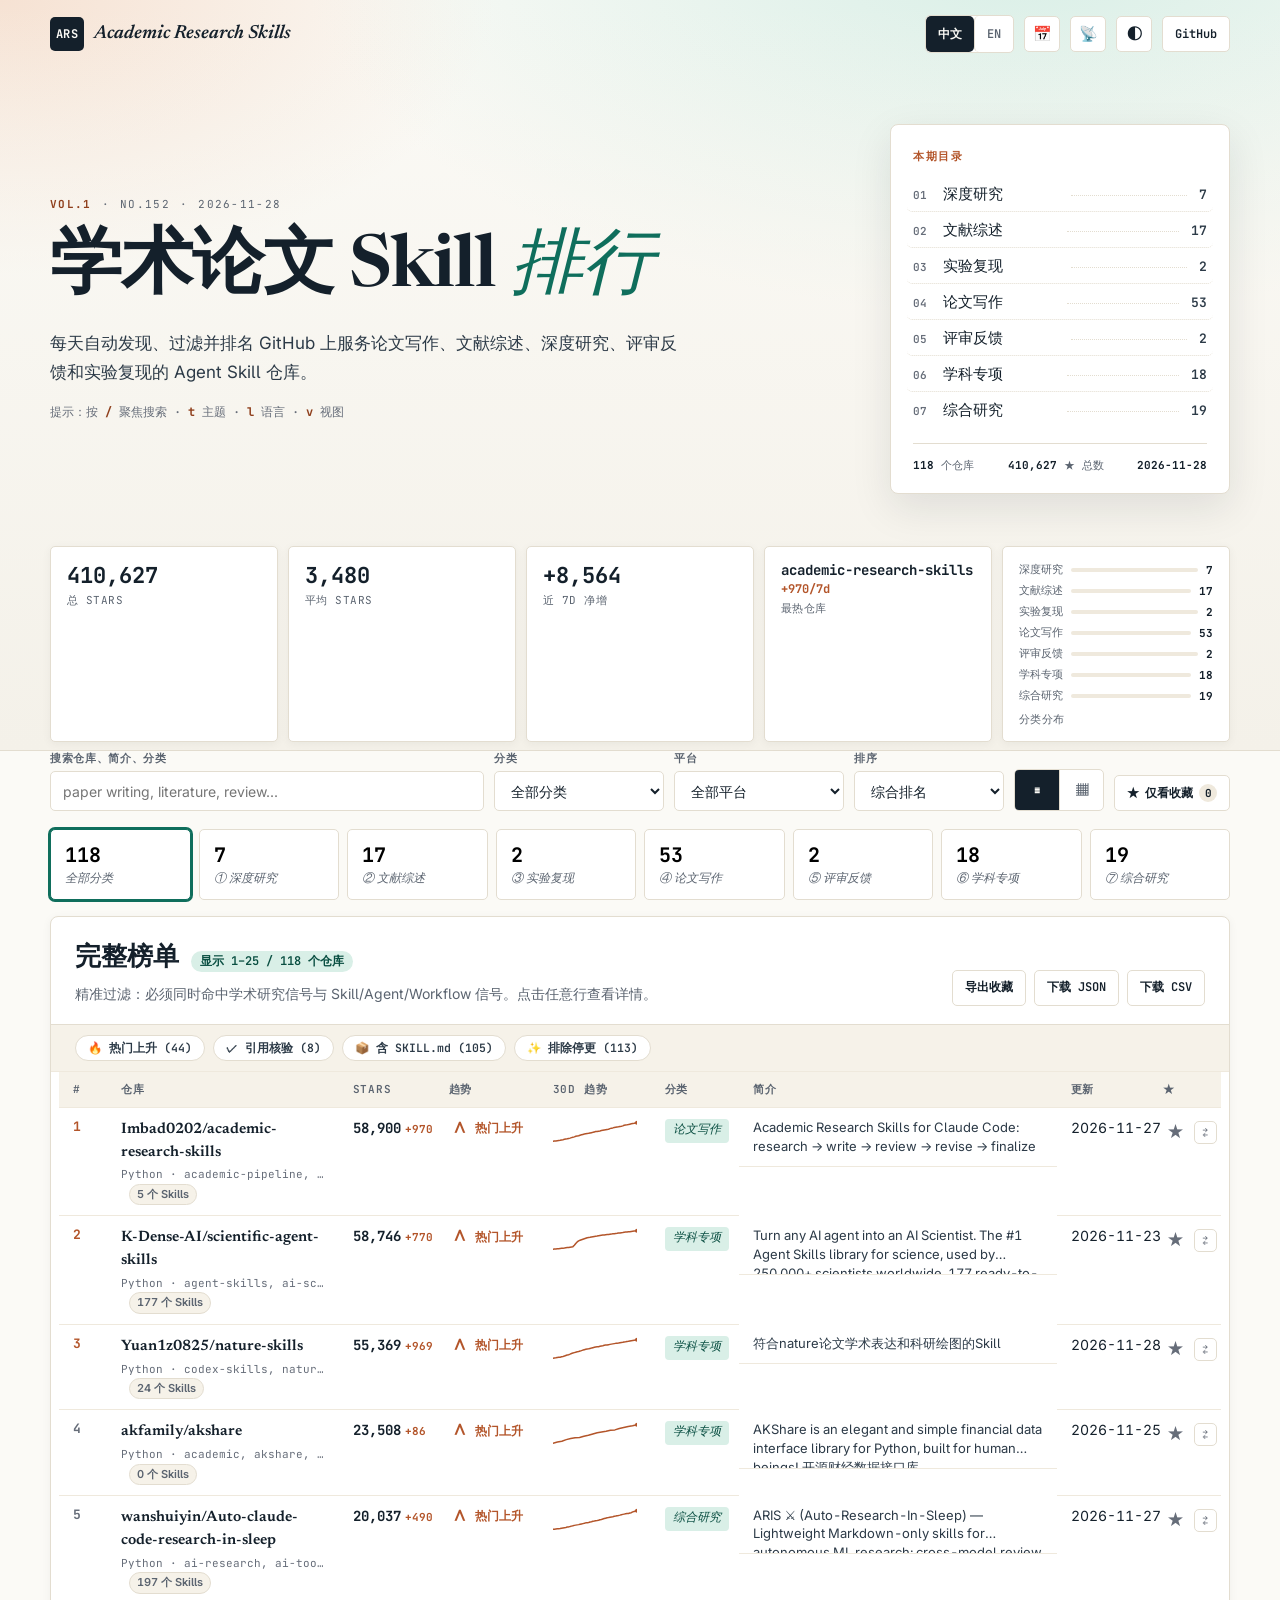
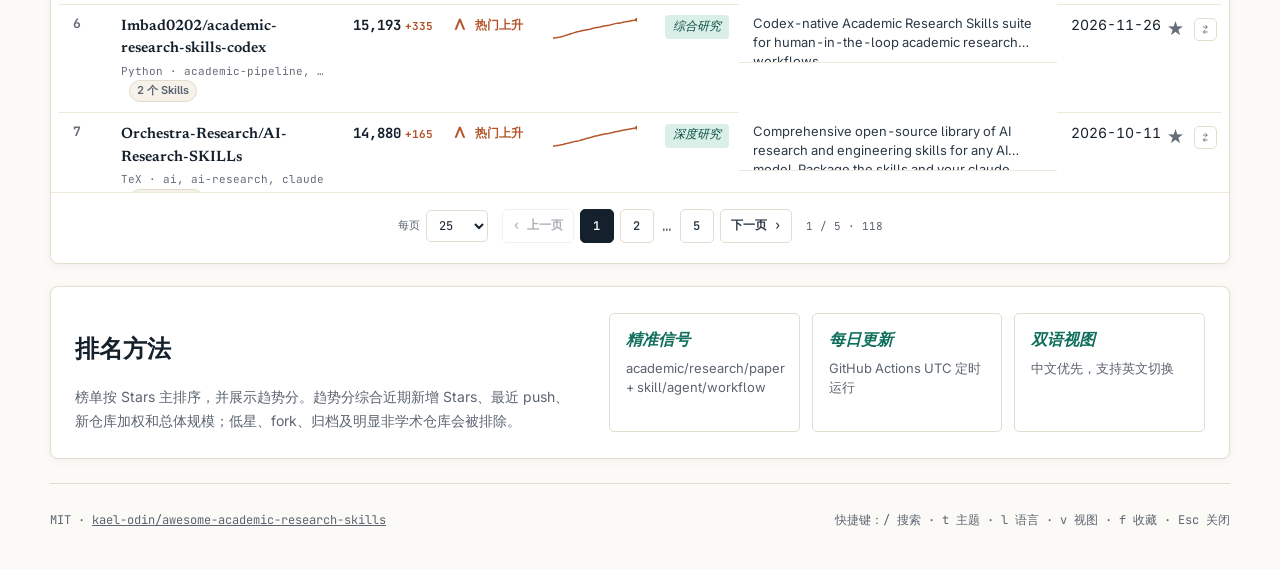
<file: index.html>
<!doctype html>
<html lang="zh-CN" data-theme="light">
  <head>
    <meta charset="utf-8" />
    <meta name="viewport" content="width=device-width, initial-scale=1" />
    <!-- Theme bootstrap: run before the stylesheet so dark-mode visitors never get a light first paint. -->
    <script>
      (function () {
        try {
          var t = localStorage.getItem("ars-theme") || (matchMedia("(prefers-color-scheme: dark)").matches ? "dark" : "light");
          document.documentElement.dataset.theme = t;
          document.documentElement.style.colorScheme = t;
          document.documentElement.classList.add("preload");
        } catch (e) {}
      })();
    </script>
    <meta
      name="description"
      content="面向中文用户的学术论文与科研 Agent Skill 每日排行榜 — 自动发现、过滤并排名 GitHub 上的 Claude Code / Codex / OpenCode 科研 Skill 仓库。A daily ranking of academic & research agent skills on GitHub."
    />
    <meta name="author" content="kael-odin" />
    <meta
      name="keywords"
      content="academic research skills, agent skills, claude code, codex, opencode, paper writing, literature review, deep research, peer review, 科研 skill, 论文, 学术, awesome list"
    />
    <link rel="canonical" href="https://kael-odin.github.io/awesome-academic-research-skills/" />
    <link rel="alternate" type="application/rss+xml" title="Awesome Academic Research Skills" href="https://kael-odin.github.io/awesome-academic-research-skills/feed.xml" />
    <link rel="sitemap" type="application/xml" href="https://kael-odin.github.io/awesome-academic-research-skills/sitemap.xml" />
    <link rel="icon" href="data:image/svg+xml,%3Csvg xmlns='http://www.w3.org/2000/svg' viewBox='0 0 64 64'%3E%3Crect width='64' height='64' rx='14' fill='%230f766e'/%3E%3Ctext x='32' y='42' font-family='sans-serif' font-size='26' font-weight='800' fill='white' text-anchor='middle'%3EARS%3C/text%3E%3C/svg%3E" />

    <!-- Open Graph -->
    <meta property="og:type" content="website" />
    <meta property="og:locale" content="zh_CN" />
    <meta property="og:locale:alternate" content="en_US" />
    <meta property="og:url" content="https://kael-odin.github.io/awesome-academic-research-skills/" />
    <meta property="og:site_name" content="Awesome Academic Research Skills" />
    <meta property="og:title" content="学术论文 Skill 排行 · Awesome Academic Research Skills" />
    <meta
      property="og:description"
      content="每天自动发现、过滤并排名 GitHub 上服务论文写作、文献综述、深度研究、评审反馈和实验复现的 Agent Skill 仓库。"
    />
    <meta property="og:image" content="https://kael-odin.github.io/awesome-academic-research-skills/assets/og-cover.png" />

    <!-- Twitter Card -->
    <meta name="twitter:card" content="summary_large_image" />
    <meta name="twitter:title" content="学术论文 Skill 排行 · Awesome Academic Research Skills" />
    <meta
      name="twitter:description"
      content="每天自动发现、过滤并排名 GitHub 上服务论文写作、文献综述、深度研究、评审反馈和实验复现的 Agent Skill 仓库。"
    />
    <meta name="twitter:image" content="https://kael-odin.github.io/awesome-academic-research-skills/assets/og-cover.png" />

    <title>学术论文 Skill 排行 · Awesome Academic Research Skills</title>

    <!-- JSON-LD: structured data for search engines -->
    <script type="application/ld+json" id="ld-json">
      {
        "@context": "https://schema.org",
        "@type": "ItemList",
        "name": "Awesome Academic Research Skills",
        "description": "Daily ranking of academic & research agent skills on GitHub.",
        "itemListElement": []
      }
    </script>

    <link rel="stylesheet" href="assets/styles.css" />
    <link rel="preconnect" href="https://fonts.googleapis.com" />
    <link rel="preconnect" href="https://fonts.gstatic.com" crossorigin />
    <link rel="stylesheet" href="https://fonts.googleapis.com/css2?family=Newsreader:ital,opsz,wght@0,6..72,400;0,6..72,500;0,6..72,600;0,6..72,700;1,6..72,400;1,6..72,500&family=Inter:wght@400;500;600;700;800&family=JetBrains+Mono:wght@400;500;600;700&display=swap" />
  </head>
  <body>
    <a class="skip-link" href="#main" data-i18n="skipToContent">跳到主内容</a>
    <header class="site-header">
      <nav class="nav" aria-label="Primary">
        <a class="brand" href="./" aria-label="Academic Research Skills">
          <span class="brand-mark" aria-hidden="true">ARS</span>
          <span class="brand-text">Academic Research Skills</span>
        </a>
        <div class="nav-actions">
          <div class="seg" role="group" aria-label="Language switch">
            <button class="lang-button active" type="button" data-lang="zh" aria-pressed="true">中文</button>
            <button class="lang-button" type="button" data-lang="en" aria-pressed="false">EN</button>
          </div>
          <a class="icon-button" href="reports/" title="月报 / Monthly reports"><span aria-hidden="true">📅</span></a>
          <a class="icon-button" href="feed.xml" target="_blank" rel="noreferrer" aria-label="RSS" title="RSS 订阅 / RSS feed"><span aria-hidden="true">📡</span></a>
          <button class="icon-button" id="themeToggle" type="button" aria-label="Toggle dark mode" title="主题 / Theme">
            <span class="ico ico-sun" aria-hidden="true">◐</span>
          </button>
          <a class="github-link" href="https://github.com/kael-odin/awesome-academic-research-skills" aria-label="GitHub repository">GitHub</a>
        </div>
      </nav>

      <section class="hero">
        <div class="hero-copy">
          <div class="masthead-eyebrow">
            <span class="vol" data-i18n="mastheadVol">Vol.1</span>
            <span class="sep">·</span>
            <span id="mastheadIssue">No.—</span>
            <span class="sep">·</span>
            <span id="mastheadDate">—</span>
          </div>
          <h1 data-i18n-html="heroTitle">学术论文 Skill <em>排行</em></h1>
          <p data-i18n="heroSubtitle">
            每天自动发现、过滤并排名 GitHub 上服务论文写作、文献综述、深度研究、评审反馈和实验复现的 Agent Skill 仓库。
          </p>
          <p class="hero-hint" data-i18n-html="heroHint">提示：按 / 聚焦搜索 · t 切换主题 · l 切语言 · v 切视图</p>
        </div>
        <div class="hero-panel" aria-label="In this issue">
          <div class="toc-title" data-i18n="tocTitle">本期目录</div>
          <div class="toc-list" id="tocList"></div>
          <div class="toc-foot">
            <span><b id="tocRepos">0</b> <span data-i18n="repoUnit">个仓库</span></span>
            <span><b id="tocStars">0</b> <span data-i18n="starsUnit">★ 总数</span></span>
            <span><b id="tocUpdated">—</b></span>
          </div>
        </div>
      </section>

      <section class="stat-strip" id="statStrip" aria-label="Aggregate statistics"></section>
    </header>

    <main id="main">
      <section class="controls" aria-label="Ranking controls">
        <label class="search-field">
          <span data-i18n="searchLabel">搜索仓库、简介、分类</span>
          <input id="searchInput" type="search" placeholder="paper writing, literature, review..." aria-label="Search" />
        </label>
        <label class="select-field">
          <span data-i18n="categoryLabel">分类</span>
          <select id="categoryFilter">
            <option value="all" data-i18n="allCategories">全部分类</option>
          </select>
        </label>
        <label class="select-field">
          <span data-i18n="agentLabel">平台</span>
          <select id="agentFilter">
            <option value="all" data-i18n="allAgents">全部平台</option>
          </select>
        </label>
        <label class="select-field">
          <span data-i18n="sortLabel">排序</span>
          <select id="sortSelect">
            <option value="rank" data-i18n="sortRank">综合排名</option>
            <option value="trend" data-i18n="sortTrend">趋势优先</option>
            <option value="delta7" data-i18n="sortDelta7">7 天增量</option>
            <option value="delta30" data-i18n="sortDelta30">30 天增量</option>
            <option value="skills" data-i18n="sortSkills">Skills 数量</option>
            <option value="stars" data-i18n="sortStars">Stars 优先</option>
            <option value="updated" data-i18n="sortUpdated">最近更新</option>
          </select>
        </label>
        <div class="seg seg-view" role="group" aria-label="View mode">
          <button class="view-button active" type="button" data-view="table" aria-pressed="true" title="表格 / Table">
            <span aria-hidden="true">≣</span><span class="sr-only" data-i18n="viewTable">表格</span>
          </button>
          <button class="view-button" type="button" data-view="card" aria-pressed="false" title="卡片 / Cards">
            <span aria-hidden="true">▦</span><span class="sr-only" data-i18n="viewCard">卡片</span>
          </button>
        </div>
        <button class="fav-toggle" id="favToggle" type="button" aria-pressed="false">
          <span aria-hidden="true">★</span>
          <span data-i18n="favoritesOnly">仅看收藏</span>
          <span class="fav-count" id="favCount">0</span>
        </button>
      </section>

      <section class="category-strip" id="categoryStrip" aria-label="Category summary"></section>

      <section class="table-section">
        <div class="table-header">
          <div>
            <div class="table-title-row">
              <h2 data-i18n="tableTitle">完整榜单</h2>
              <span class="result-count" id="resultCount" aria-live="polite"></span>
            </div>
            <p data-i18n="tableHint">精准过滤：必须同时命中学术研究信号与 Skill/Agent/Workflow 信号。点击任意行查看详情。</p>
          </div>
          <div class="table-actions">
            <button class="data-link" id="exportFav" type="button" data-i18n="exportFav">导出收藏</button>
            <a class="data-link" href="data/rankings.json" data-i18n="downloadJson">下载 JSON</a>
            <a class="data-link" href="data/rankings.csv" data-i18n="downloadCsv">下载 CSV</a>
          </div>
        </div>
        <div class="quick-filter-bar" id="quickFilterBar" role="group" aria-label="Quick quality filters"></div>
        <div class="table-wrap" id="rankingView">
          <table id="rankingTable">
            <thead>
              <tr>
                <th>#</th>
                <th data-i18n="repo">仓库</th>
                <th>Stars</th>
                <th data-i18n="trend">趋势</th>
                <th data-i18n="spark">7d 趋势</th>
                <th data-i18n="category">分类</th>
                <th data-i18n="description">简介</th>
                <th data-i18n="updatedCol">更新</th>
                <th><span aria-hidden="true">★</span></th>
              </tr>
            </thead>
            <tbody id="rankingBody"></tbody>
          </table>
          <div class="card-grid" id="cardGrid" hidden></div>
        </div>
        <nav class="pagination" id="pagination" aria-label="分页"></nav>
        <p class="empty-state" id="emptyState" hidden data-i18n="empty">没有匹配当前筛选条件的仓库。</p>
      </section>

      <section class="method-section">
        <div>
          <h2 data-i18n="methodTitle">排名方法</h2>
          <p data-i18n="methodCopy">
            榜单按 Stars 主排序，并展示趋势分。趋势分综合近期新增 Stars、最近 push、新仓库加权和总体规模；低星、fork、归档及明显非学术仓库会被排除。
          </p>
        </div>
        <div class="method-grid">
          <div>
            <strong data-i18n="methodA">精准信号</strong>
            <span data-i18n="methodADetail">academic/research/paper + skill/agent/workflow</span>
          </div>
          <div>
            <strong data-i18n="methodB">每日更新</strong>
            <span data-i18n="methodBDetail">GitHub Actions UTC 定时运行</span>
          </div>
          <div>
            <strong data-i18n="methodC">双语视图</strong>
            <span data-i18n="methodCDetail">中文优先，支持英文切换</span>
          </div>
        </div>
      </section>
    </main>

    <aside class="drawer" id="drawer" role="dialog" aria-modal="true" aria-labelledby="drawerTitle" hidden>
      <div class="drawer-scrim" id="drawerScrim"></div>
      <div class="drawer-inner">
        <div class="drawer-head">
          <div>
            <div class="eyebrow" id="drawerEyebrow">—</div>
            <h3 id="drawerTitle">—</h3>
          </div>
          <button class="icon-button" id="drawerClose" type="button" aria-label="Close">✕</button>
        </div>
        <div class="drawer-body" id="drawerBody"></div>
        <div class="drawer-foot" id="drawerFoot"></div>
      </div>
    </aside>

    <div class="compare-tray" id="compareTray" hidden>
      <span class="ct-label" data-i18n="compareTray">对比</span>
      <span class="ct-chips" id="compareChips"></span>
      <span class="ct-actions">
        <button class="data-link" id="compareOpen" type="button" title="对比 / Compare">📈</button>
        <button class="data-link" id="compareClear" type="button" data-i18n-title="compareClear">✕</button>
      </span>
    </div>

    <div class="modal" id="compareModal" role="dialog" aria-modal="true" aria-labelledby="compareTitleH" hidden>
      <div class="modal-scrim" id="compareScrim"></div>
      <div class="modal-inner">
        <div class="modal-head">
          <h3 id="compareTitleH" data-i18n="compareTitle">增长对比</h3>
          <button class="icon-button" id="compareClose" type="button" aria-label="Close">✕</button>
        </div>
        <p class="modal-hint" data-i18n="compareHint">曲线为相对各自窗口起点的 Stars 增长百分比。</p>
        <div id="compareChart"></div>
      </div>
    </div>

    <div class="toast" id="toast" role="status" aria-live="polite"></div>

    <footer class="footer">
      <span>MIT · <a href="https://github.com/kael-odin/awesome-academic-research-skills">kael-odin/awesome-academic-research-skills</a></span>
      <span data-i18n="shortcuts">快捷键：/ 搜索 · t 主题 · l 语言 · v 视图 · f 收藏 · Esc 关闭</span>
    </footer>

    <script src="data/rankings.js" defer></script>
    <script src="data/history.js" defer onerror="window.ACADEMIC_SKILLS_HISTORY=null;"></script>
    <script src="assets/app.js" defer></script>
  </body>
</html>
</file>
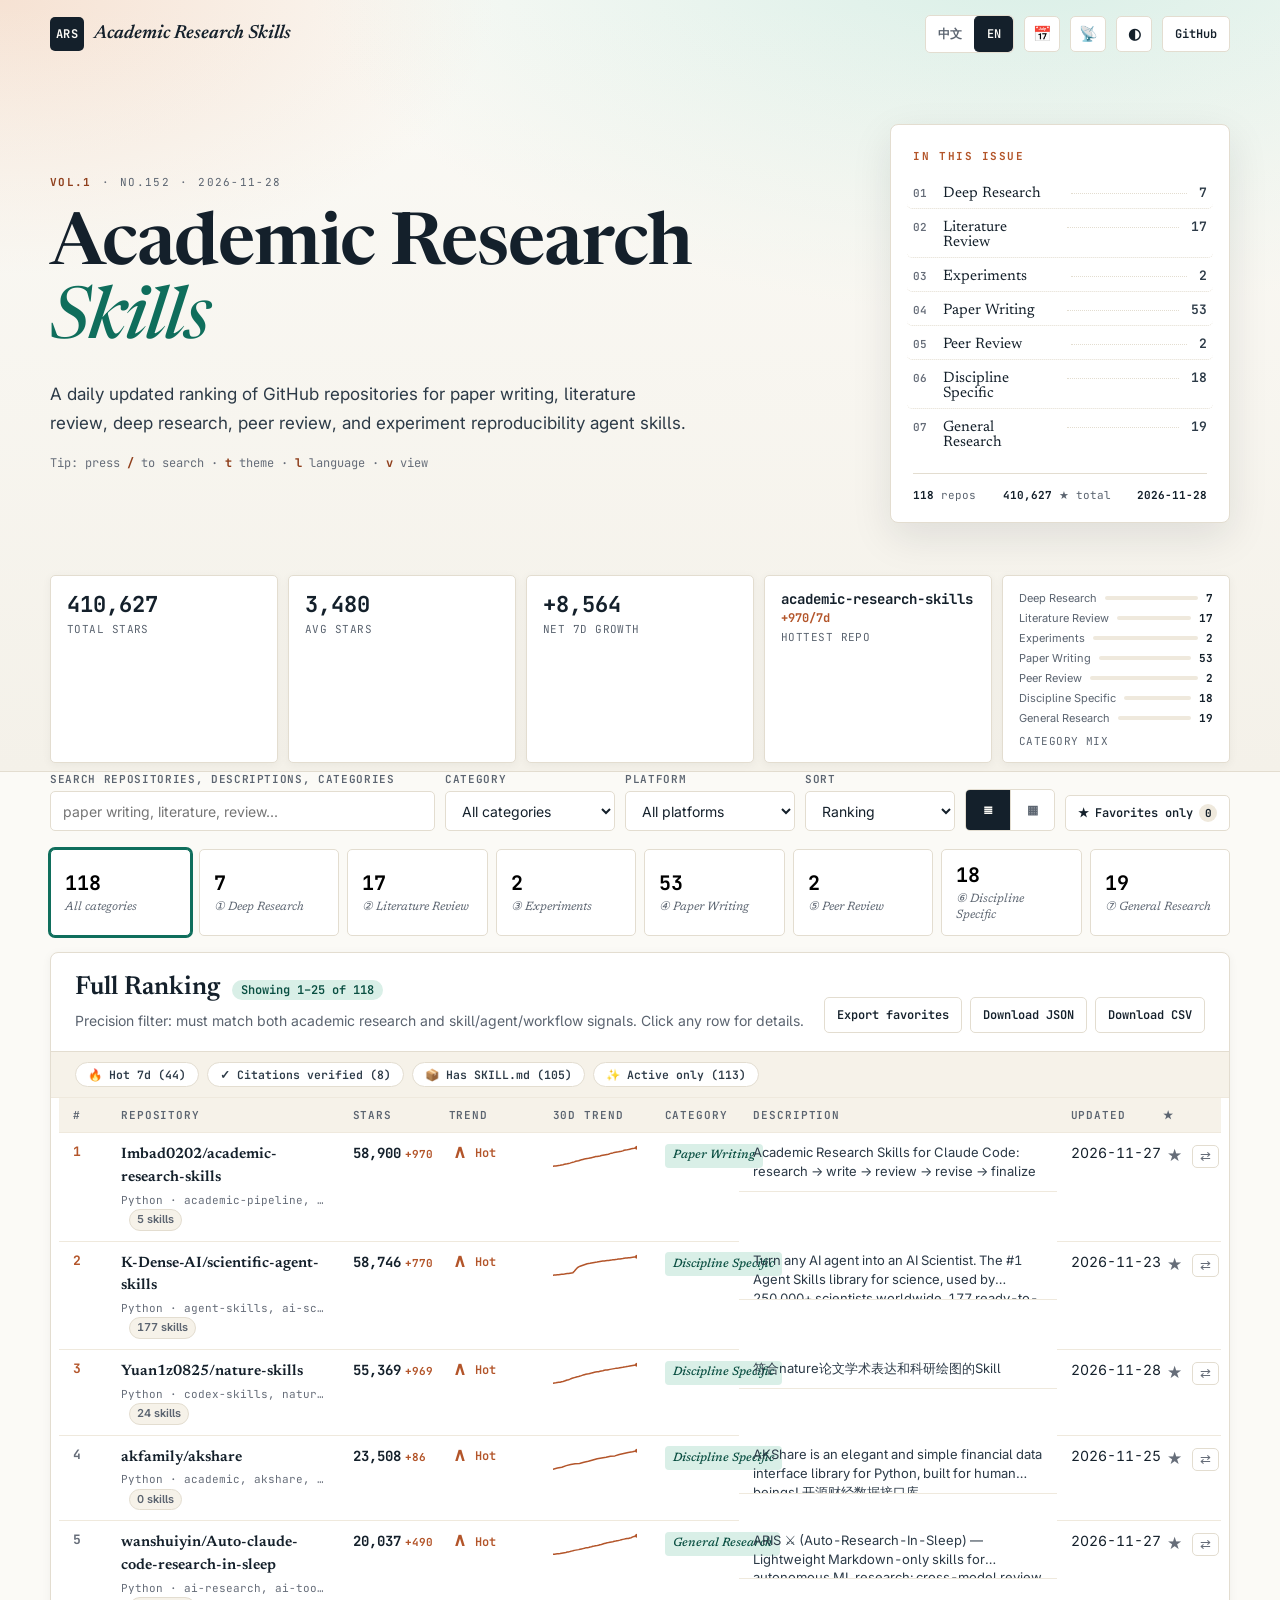
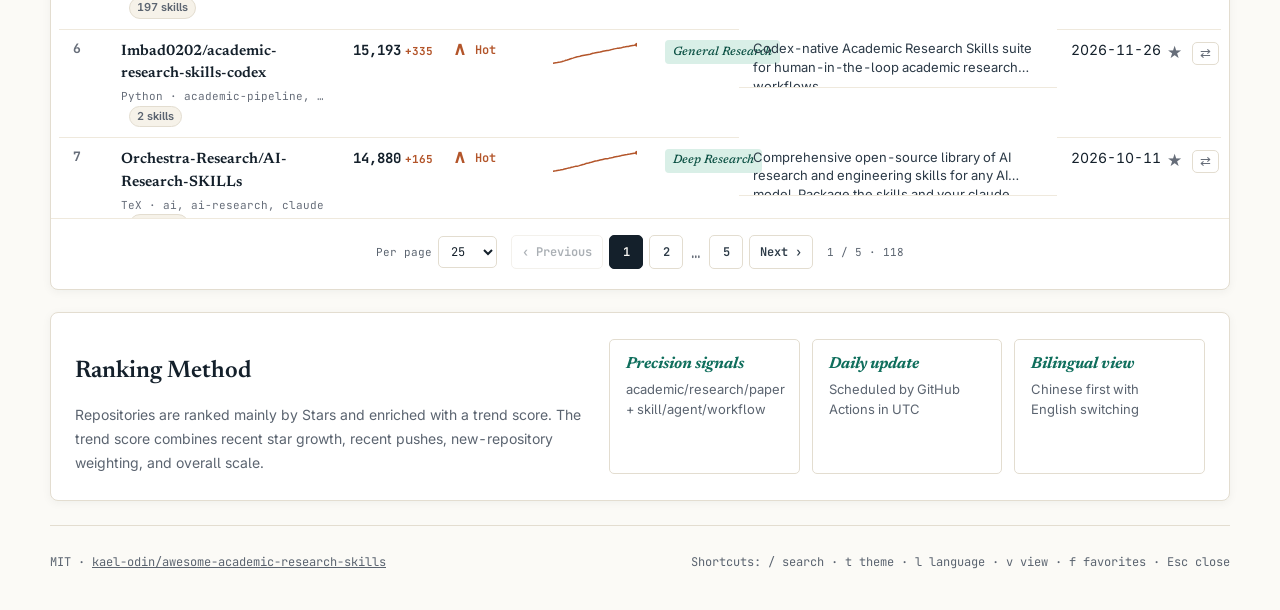
<file: en/index.html>
<!doctype html>
<html lang="en" data-theme="light">
  <head>
    <meta charset="utf-8" />
    <meta name="viewport" content="width=device-width, initial-scale=1" />
    <!-- Theme bootstrap: run before the stylesheet so dark-mode visitors never get a light first paint. -->
    <script>
      (function () {
        try {
          var t = localStorage.getItem("ars-theme") || (matchMedia("(prefers-color-scheme: dark)").matches ? "dark" : "light");
          document.documentElement.dataset.theme = t;
          document.documentElement.style.colorScheme = t;
          document.documentElement.classList.add("preload");
        } catch (e) {}
      })();
    </script>
    <meta
      name="description"
      content="A daily-updated ranking of GitHub repositories providing academic, paper-writing, literature-review, deep-research, and peer-review skills for AI coding agents. 面向中文用户的学术论文 Skill 排行榜英文版。"
    />
    <meta name="author" content="kael-odin" />
    <meta
      name="keywords"
      content="academic research skills, agent skills, claude code, codex, opencode, paper writing, literature review, deep research, peer review, awesome list, ranking"
    />
    <link rel="canonical" href="https://kael-odin.github.io/awesome-academic-research-skills/en/" />
    <link rel="alternate" hreflang="zh-CN" href="https://kael-odin.github.io/awesome-academic-research-skills/" />
    <link rel="alternate" hreflang="en" href="https://kael-odin.github.io/awesome-academic-research-skills/en/" />
    <link rel="alternate" type="application/rss+xml" title="Awesome Academic Research Skills" href="https://kael-odin.github.io/awesome-academic-research-skills/feed.xml" />
    <link rel="sitemap" type="application/xml" href="https://kael-odin.github.io/awesome-academic-research-skills/sitemap.xml" />
    <link rel="icon" href="data:image/svg+xml,%3Csvg xmlns='http://www.w3.org/2000/svg' viewBox='0 0 64 64'%3E%3Crect width='64' height='64' rx='14' fill='%230f766e'/%3E%3Ctext x='32' y='42' font-family='sans-serif' font-size='26' font-weight='800' fill='white' text-anchor='middle'%3EARS%3C/text%3E%3C/svg%3E" />

    <!-- Open Graph -->
    <meta property="og:type" content="website" />
    <meta property="og:locale" content="en_US" />
    <meta property="og:locale:alternate" content="zh_CN" />
    <meta property="og:url" content="https://kael-odin.github.io/awesome-academic-research-skills/en/" />
    <meta property="og:site_name" content="Awesome Academic Research Skills" />
    <meta property="og:title" content="Academic Research Skills Ranking · Awesome Academic Research Skills" />
    <meta
      property="og:description"
      content="A daily-updated ranking of GitHub repositories for paper writing, literature review, deep research, peer review, and experiment reproducibility agent skills."
    />
    <meta property="og:image" content="https://kael-odin.github.io/awesome-academic-research-skills/assets/og-cover.png" />

    <!-- Twitter Card -->
    <meta name="twitter:card" content="summary_large_image" />
    <meta name="twitter:title" content="Academic Research Skills Ranking · Awesome Academic Research Skills" />
    <meta
      name="twitter:description"
      content="A daily-updated ranking of GitHub repositories for paper writing, literature review, deep research, peer review, and experiment reproducibility agent skills."
    />
    <meta name="twitter:image" content="https://kael-odin.github.io/awesome-academic-research-skills/assets/og-cover.png" />

    <title>Academic Research Skills Ranking · Awesome Academic Research Skills</title>

    <!-- English is the default language on this mirrored dashboard. -->
    <script>window.ARS_DEFAULT_LANG = "en";</script>

    <!-- JSON-LD: structured data for search engines -->
    <script type="application/ld+json" id="ld-json">
      {
        "@context": "https://schema.org",
        "@type": "ItemList",
        "name": "Awesome Academic Research Skills",
        "description": "Daily ranking of academic & research agent skills on GitHub.",
        "url": "https://kael-odin.github.io/awesome-academic-research-skills/en/",
        "itemListElement": []
      }
    </script>

    <link rel="stylesheet" href="../assets/styles.css" />
    <link rel="preconnect" href="https://fonts.googleapis.com" />
    <link rel="preconnect" href="https://fonts.gstatic.com" crossorigin />
    <link rel="stylesheet" href="https://fonts.googleapis.com/css2?family=Newsreader:ital,opsz,wght@0,6..72,400;0,6..72,500;0,6..72,600;0,6..72,700;1,6..72,400;1,6..72,500&family=Inter:wght@400;500;600;700;800&family=JetBrains+Mono:wght@400;500;600;700&display=swap" />
  </head>
  <body>
    <a class="skip-link" href="#main" data-i18n="skipToContent">Skip to content</a>
    <header class="site-header">
      <nav class="nav" aria-label="Primary">
        <a class="brand" href="../" aria-label="Academic Research Skills">
          <span class="brand-mark" aria-hidden="true">ARS</span>
          <span class="brand-text">Academic Research Skills</span>
        </a>
        <div class="nav-actions">
          <div class="seg" role="group" aria-label="Language switch">
            <button class="lang-button" type="button" data-lang="zh" aria-pressed="false">中文</button>
            <button class="lang-button active" type="button" data-lang="en" aria-pressed="true">EN</button>
          </div>
          <a class="icon-button" href="../reports/" title="Monthly reports"><span aria-hidden="true">📅</span></a>
          <a class="icon-button" href="../feed.xml" target="_blank" rel="noreferrer" aria-label="RSS" title="RSS feed"><span aria-hidden="true">📡</span></a>
          <button class="icon-button" id="themeToggle" type="button" aria-label="Toggle dark mode" title="Theme">
            <span class="ico ico-sun" aria-hidden="true">◐</span>
          </button>
          <a class="github-link" href="https://github.com/kael-odin/awesome-academic-research-skills" aria-label="GitHub repository">GitHub</a>
        </div>
      </nav>

      <section class="hero">
        <div class="hero-copy">
          <div class="masthead-eyebrow">
            <span class="vol" data-i18n="mastheadVol">Vol.1</span>
            <span class="sep">·</span>
            <span id="mastheadIssue">No.—</span>
            <span class="sep">·</span>
            <span id="mastheadDate">—</span>
          </div>
          <h1 data-i18n-html="heroTitle">Academic Research <em>Skills</em></h1>
          <p data-i18n="heroSubtitle">
            A daily-updated ranking of GitHub repositories for paper writing, literature review, deep research, peer review, and experiment reproducibility agent skills.
          </p>
          <p class="hero-hint" data-i18n-html="heroHint">Tip: press <b>/</b> to search · <b>t</b> theme · <b>l</b> language · <b>v</b> view</p>
        </div>
        <div class="hero-panel" aria-label="In this issue">
          <div class="toc-title" data-i18n="tocTitle">In this issue</div>
          <div class="toc-list" id="tocList"></div>
          <div class="toc-foot">
            <span><b id="tocRepos">0</b> <span data-i18n="repoUnit">repos</span></span>
            <span><b id="tocStars">0</b> <span data-i18n="starsUnit">★ total</span></span>
            <span><b id="tocUpdated">—</b></span>
          </div>
        </div>
      </section>

      <section class="stat-strip" id="statStrip" aria-label="Aggregate statistics"></section>
    </header>

    <main id="main">
      <section class="controls" aria-label="Ranking controls">
        <label class="search-field">
          <span data-i18n="searchLabel">Search repositories, descriptions, categories</span>
          <input id="searchInput" type="search" placeholder="paper writing, literature, review..." aria-label="Search" />
        </label>
        <label class="select-field">
          <span data-i18n="categoryLabel">Category</span>
          <select id="categoryFilter">
            <option value="all" data-i18n="allCategories">All categories</option>
          </select>
        </label>
        <label class="select-field">
          <span data-i18n="agentLabel">Platform</span>
          <select id="agentFilter">
            <option value="all" data-i18n="allAgents">All platforms</option>
          </select>
        </label>
        <label class="select-field">
          <span data-i18n="sortLabel">Sort</span>
          <select id="sortSelect">
            <option value="rank" data-i18n="sortRank">Ranking</option>
            <option value="trend" data-i18n="sortTrend">Trend first</option>
            <option value="delta7" data-i18n="sortDelta7">7-day growth</option>
            <option value="delta30" data-i18n="sortDelta30">30-day growth</option>
            <option value="skills" data-i18n="sortSkills">Skills count</option>
            <option value="stars" data-i18n="sortStars">Stars first</option>
            <option value="updated" data-i18n="sortUpdated">Recently updated</option>
          </select>
        </label>
        <div class="seg seg-view" role="group" aria-label="View mode">
          <button class="view-button active" type="button" data-view="table" aria-pressed="true" title="Table">
            <span aria-hidden="true">≣</span><span class="sr-only" data-i18n="viewTable">Table</span>
          </button>
          <button class="view-button" type="button" data-view="card" aria-pressed="false" title="Cards">
            <span aria-hidden="true">▦</span><span class="sr-only" data-i18n="viewCard">Cards</span>
          </button>
        </div>
        <button class="fav-toggle" id="favToggle" type="button" aria-pressed="false">
          <span aria-hidden="true">★</span>
          <span data-i18n="favoritesOnly">Favorites only</span>
          <span class="fav-count" id="favCount">0</span>
        </button>
      </section>

      <section class="category-strip" id="categoryStrip" aria-label="Category summary"></section>

      <section class="table-section">
        <div class="table-header">
          <div>
            <div class="table-title-row">
              <h2 data-i18n="tableTitle">Full Ranking</h2>
              <span class="result-count" id="resultCount" aria-live="polite"></span>
            </div>
            <p data-i18n="tableHint">Precision filter: must match both academic research and skill/agent/workflow signals. Click any row for details.</p>
          </div>
          <div class="table-actions">
            <button class="data-link" id="exportFav" type="button" data-i18n="exportFav">Export favorites</button>
            <a class="data-link" href="../data/rankings.json" data-i18n="downloadJson">Download JSON</a>
            <a class="data-link" href="../data/rankings.csv" data-i18n="downloadCsv">Download CSV</a>
          </div>
        </div>
        <div class="quick-filter-bar" id="quickFilterBar" role="group" aria-label="Quick quality filters"></div>
        <div class="table-wrap" id="rankingView">
          <table id="rankingTable">
            <thead>
              <tr>
                <th>#</th>
                <th data-i18n="repo">Repository</th>
                <th>Stars</th>
                <th data-i18n="trend">Trend</th>
                <th data-i18n="spark">7d trend</th>
                <th data-i18n="category">Category</th>
                <th data-i18n="description">Description</th>
                <th data-i18n="updatedCol">Updated</th>
                <th><span aria-hidden="true">★</span></th>
              </tr>
            </thead>
            <tbody id="rankingBody"></tbody>
          </table>
          <div class="card-grid" id="cardGrid" hidden></div>
        </div>
        <nav class="pagination" id="pagination" aria-label="Pagination"></nav>
        <p class="empty-state" id="emptyState" hidden data-i18n="empty">No repositories match the current filters.</p>
      </section>

      <section class="method-section">
        <div>
          <h2 data-i18n="methodTitle">Ranking Method</h2>
          <p data-i18n="methodCopy">
            Repositories are ranked mainly by Stars and enriched with a trend score. The trend score combines recent star growth, recent pushes, new-repository weighting, and overall scale.
          </p>
        </div>
        <div class="method-grid">
          <div>
            <strong data-i18n="methodA">Precision signals</strong>
            <span data-i18n="methodADetail">academic/research/paper + skill/agent/workflow</span>
          </div>
          <div>
            <strong data-i18n="methodB">Daily update</strong>
            <span data-i18n="methodBDetail">Scheduled by GitHub Actions in UTC</span>
          </div>
          <div>
            <strong data-i18n="methodC">Bilingual view</strong>
            <span data-i18n="methodCDetail">Chinese first with English switching</span>
          </div>
        </div>
      </section>
    </main>

    <aside class="drawer" id="drawer" role="dialog" aria-modal="true" aria-labelledby="drawerTitle" hidden>
      <div class="drawer-scrim" id="drawerScrim"></div>
      <div class="drawer-inner">
        <div class="drawer-head">
          <div>
            <div class="eyebrow" id="drawerEyebrow">—</div>
            <h3 id="drawerTitle">—</h3>
          </div>
          <button class="icon-button" id="drawerClose" type="button" aria-label="Close">✕</button>
        </div>
        <div class="drawer-body" id="drawerBody"></div>
        <div class="drawer-foot" id="drawerFoot"></div>
      </div>
    </aside>

    <div class="compare-tray" id="compareTray" hidden>
      <span class="ct-label" data-i18n="compareTray">Compare</span>
      <span class="ct-chips" id="compareChips"></span>
      <span class="ct-actions">
        <button class="data-link" id="compareOpen" type="button" title="Compare">📈</button>
        <button class="data-link" id="compareClear" type="button" data-i18n-title="compareClear">✕</button>
      </span>
    </div>

    <div class="modal" id="compareModal" role="dialog" aria-modal="true" aria-labelledby="compareTitleH" hidden>
      <div class="modal-scrim" id="compareScrim"></div>
      <div class="modal-inner">
        <div class="modal-head">
          <h3 id="compareTitleH" data-i18n="compareTitle">Growth comparison</h3>
          <button class="icon-button" id="compareClose" type="button" aria-label="Close">✕</button>
        </div>
        <p class="modal-hint" data-i18n="compareHint">Lines show star growth in percent from each repo's window start.</p>
        <div id="compareChart"></div>
      </div>
    </div>

    <div class="toast" id="toast" role="status" aria-live="polite"></div>

    <footer class="footer">
      <span>MIT · <a href="https://github.com/kael-odin/awesome-academic-research-skills">kael-odin/awesome-academic-research-skills</a></span>
      <span data-i18n="shortcuts">Shortcuts: / search · t theme · l language · v view · f favorites · Esc close</span>
    </footer>

    <script src="../data/rankings.js" defer></script>
    <script src="../data/history.js" defer onerror="window.ACADEMIC_SKILLS_HISTORY=null;"></script>
    <script src="../assets/app.js" defer></script>
  </body>
</html>
</file>
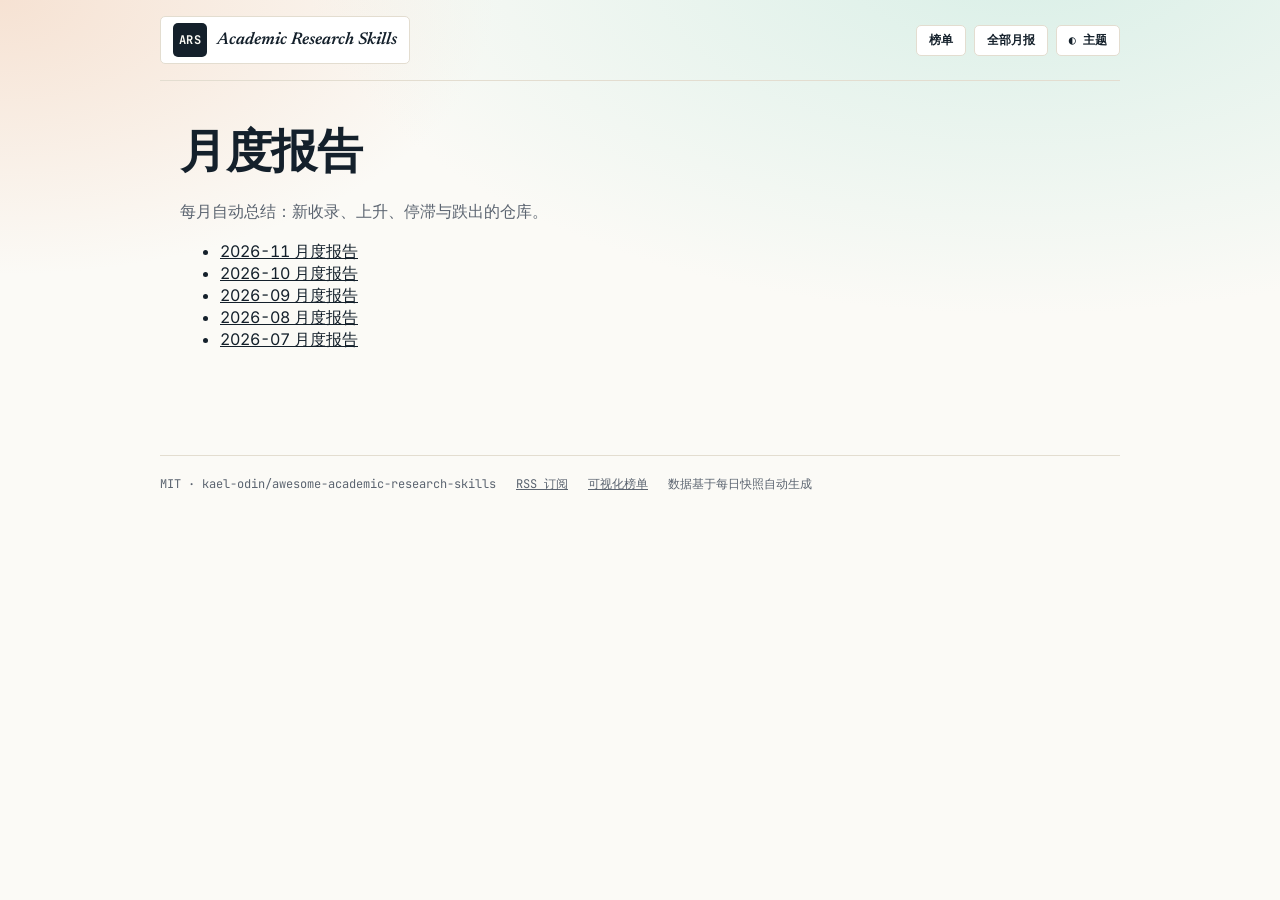
<file: reports/index.html>
<!doctype html>
<html lang="zh-CN">
<head>
<meta charset="utf-8" />
<meta name="viewport" content="width=device-width, initial-scale=1" />
<title>月度报告 · Awesome Academic Research Skills</title>
<script>try{var t=localStorage.getItem("ars-theme")||(matchMedia("(prefers-color-scheme: dark)").matches?"dark":"light");document.documentElement.dataset.theme=t;document.documentElement.style.colorScheme=t;}catch(e){}</script>
<link rel="canonical" href="https://kael-odin.github.io/awesome-academic-research-skills/reports/" />
<link rel="preconnect" href="https://fonts.googleapis.com" />
<link rel="preconnect" href="https://fonts.gstatic.com" crossorigin />
<link rel="stylesheet" href="https://fonts.googleapis.com/css2?family=Newsreader:ital,opsz,wght@0,6..72,400;0,6..72,500;0,6..72,600;0,6..72,700;1,6..72,400;1,6..72,500&family=Inter:wght@400;500;600;700;800&family=JetBrains+Mono:wght@400;500;600;700&display=swap" />
<link rel="stylesheet" href="../assets/styles.css" />
</head>
<body>
<header class="report-header">
  <a class="brand" href="../"><span class="brand-mark" aria-hidden="true">ARS</span><span class="brand-text">Academic Research Skills</span></a>
  <div class="report-actions">
    <a href="../">榜单</a>
    <a href="index.html">全部月报</a>
    <button type="button" id="reportTheme" aria-label="切换主题">◐ 主题</button>
  </div>
</header>
<main class="report-main">
<h1>月度报告</h1>
<p class="muted">每月自动总结：新收录、上升、停滞与跌出的仓库。</p>
<ul>
<li><a href='2026-11.html'>2026-11 月度报告</a></li><li><a href='2026-10.html'>2026-10 月度报告</a></li><li><a href='2026-09.html'>2026-09 月度报告</a></li><li><a href='2026-08.html'>2026-08 月度报告</a></li><li><a href='2026-07.html'>2026-07 月度报告</a></li>
</ul>
</main>
<footer class="report-footer">
  <span>MIT · kael-odin/awesome-academic-research-skills</span>
  <a href="../feed.xml">RSS 订阅</a>
  <a href="../">可视化榜单</a>
  <span>数据基于每日快照自动生成</span>
</footer>
<script>(function(){var b=document.getElementById('reportTheme');if(!b)return;b.addEventListener('click',function(){var d=document.documentElement;var n=d.dataset.theme==='dark'?'light':'dark';d.dataset.theme=n;d.style.colorScheme=n;try{localStorage.setItem('ars-theme',n);}catch(e){}});})();</script>
</body>
</html>
</file>
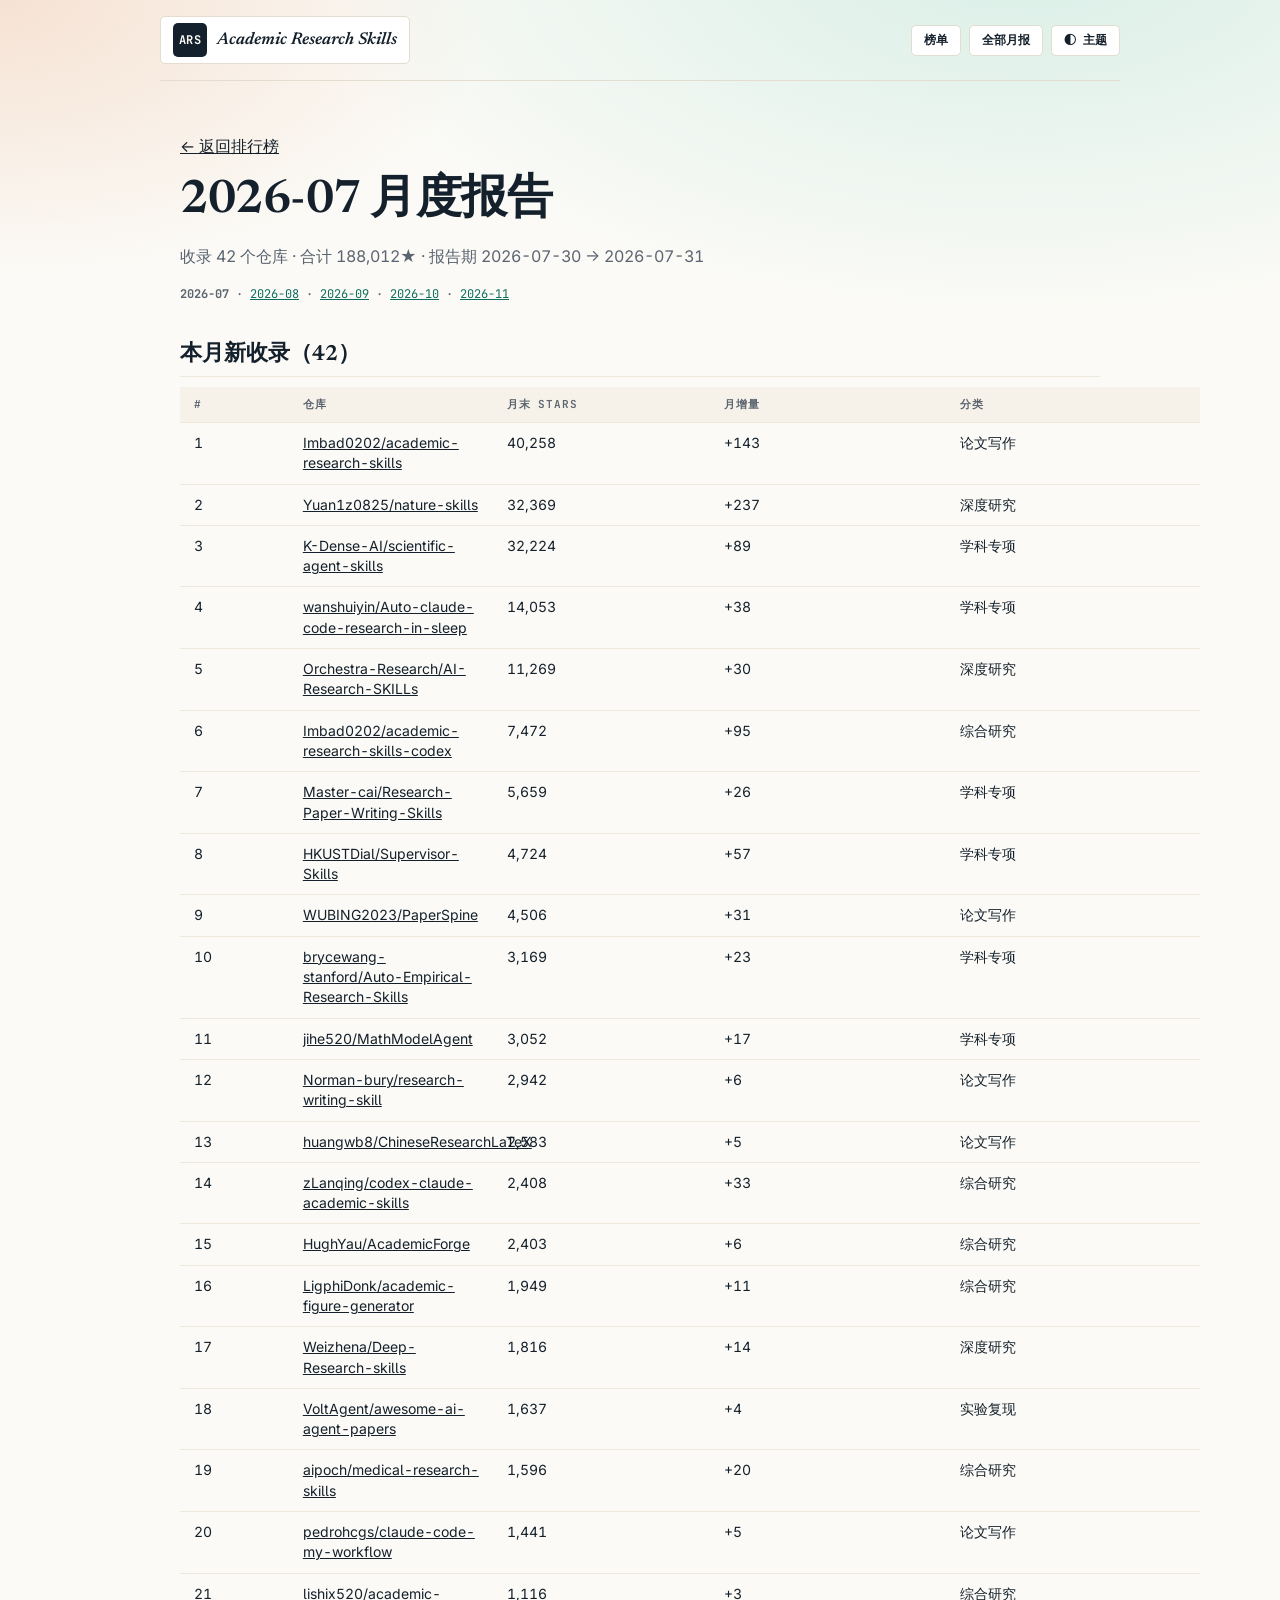
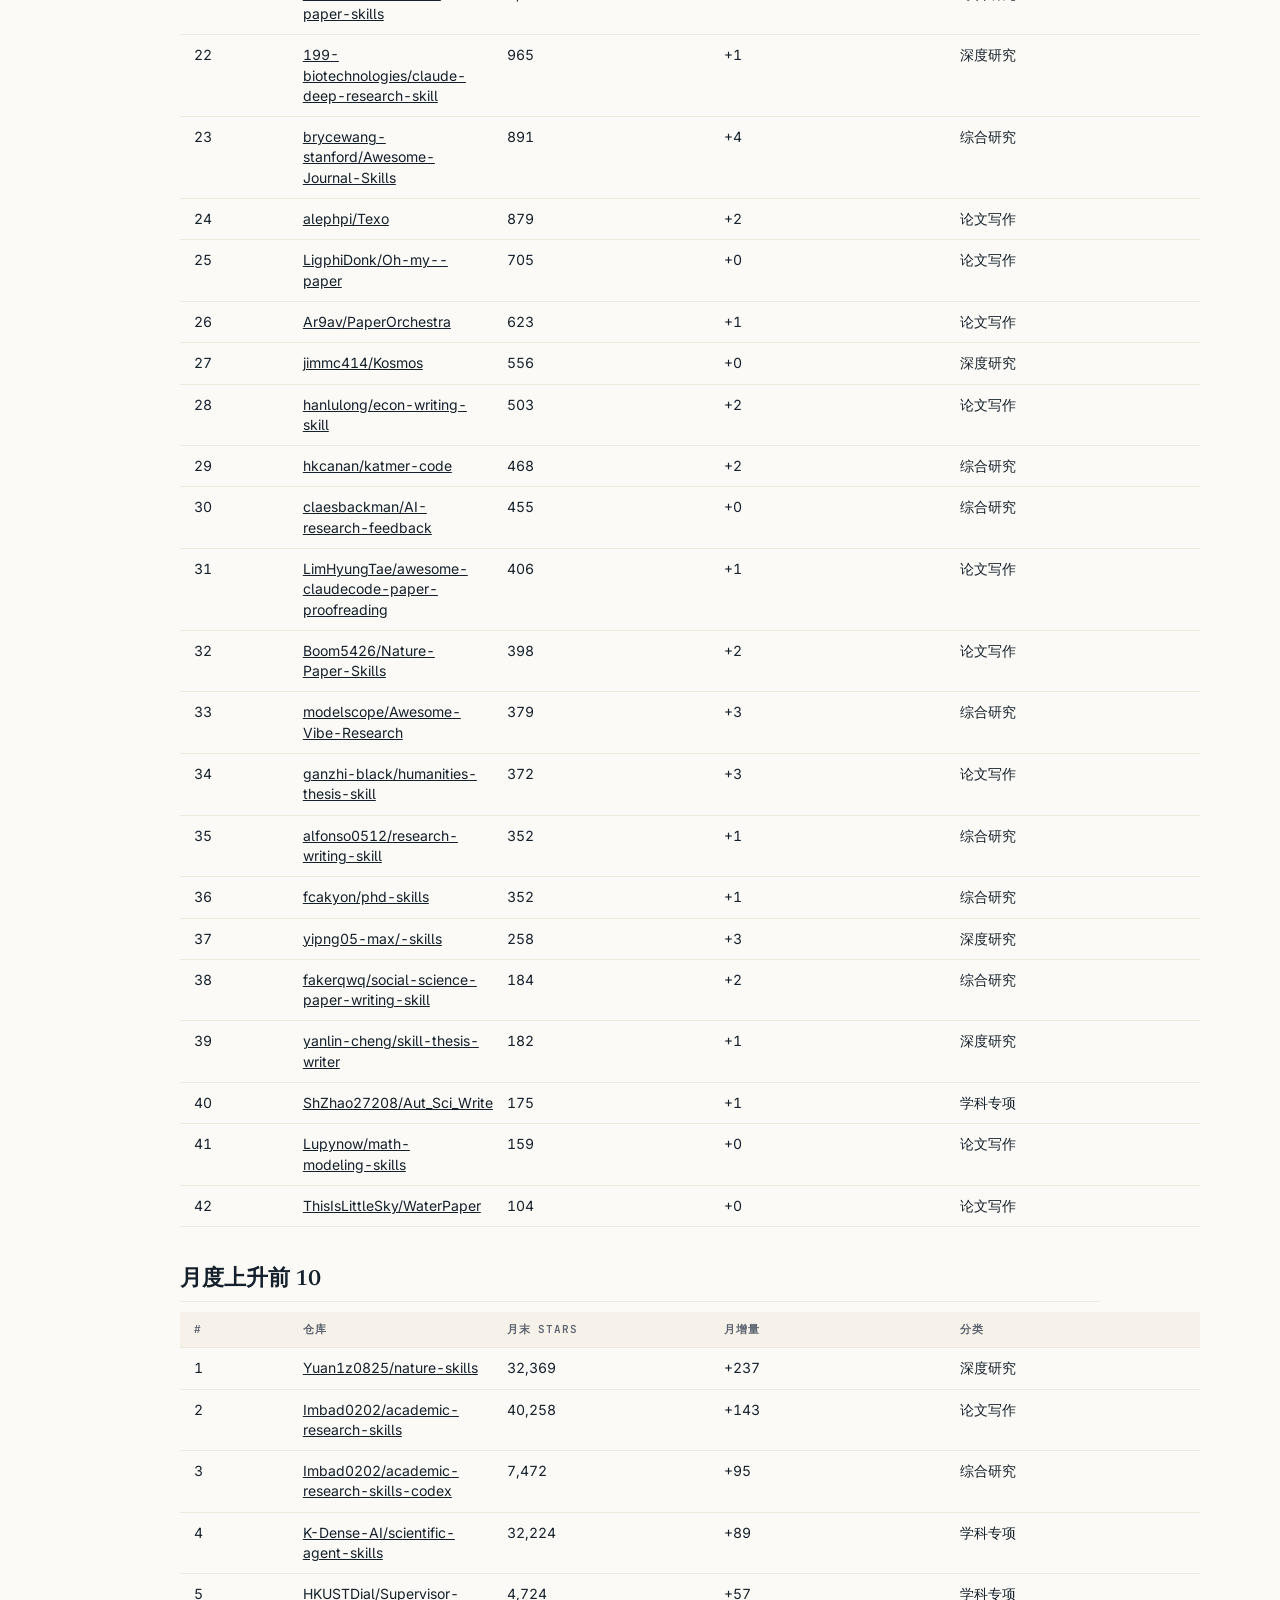
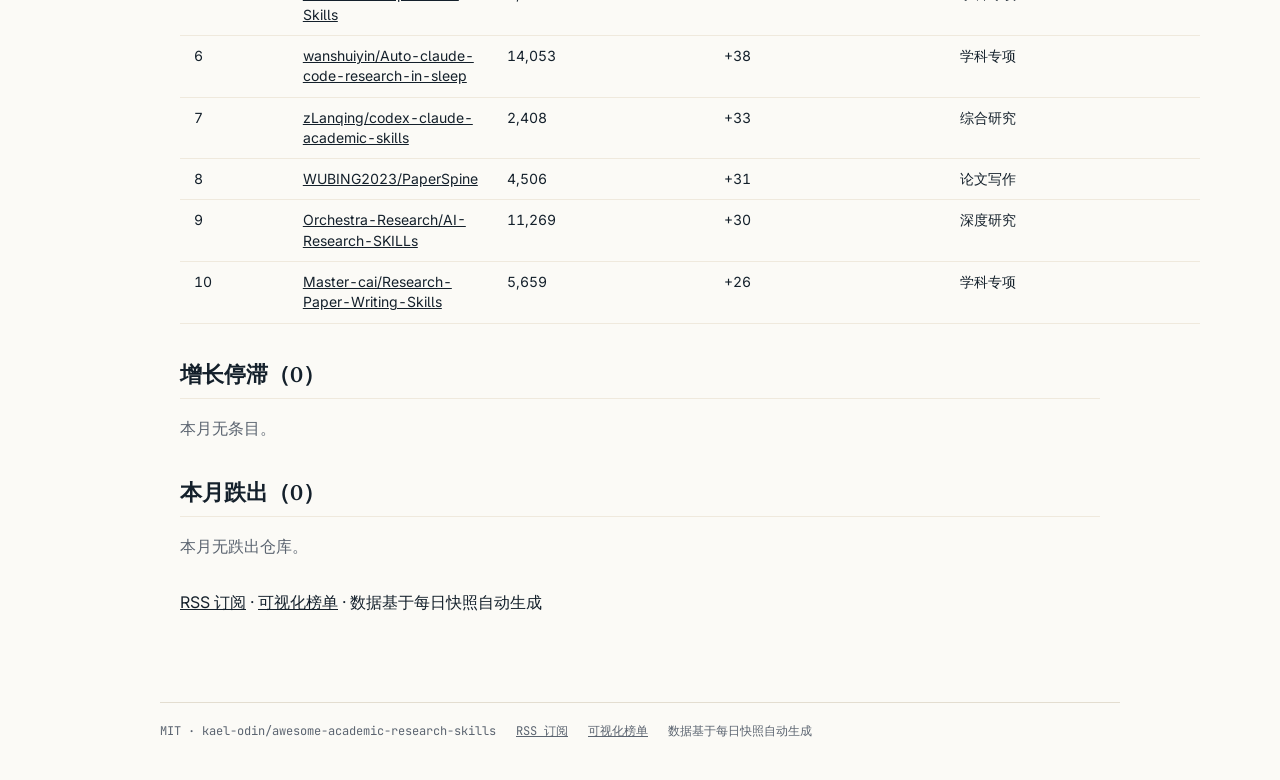
<file: reports/2026-07.html>
<!doctype html>
<html lang="zh-CN">
<head>
<meta charset="utf-8" />
<meta name="viewport" content="width=device-width, initial-scale=1" />
<title>2026-07 月度报告 · Awesome Academic Research Skills</title>
<link rel="preconnect" href="https://fonts.googleapis.com" />
<link rel="preconnect" href="https://fonts.gstatic.com" crossorigin />
<link rel="stylesheet" href="https://fonts.googleapis.com/css2?family=Newsreader:ital,opsz,wght@0,6..72,400;0,6..72,500;0,6..72,600;0,6..72,700;1,6..72,400;1,6..72,500&family=Inter:wght@400;500;600;700;800&family=JetBrains+Mono:wght@400;500;600;700&display=swap" />
<link rel="stylesheet" href="../assets/styles.css" />
<link rel="canonical" href="https://kael-odin.github.io/awesome-academic-research-skills/reports/2026-07.html" />
</head>
<body>
<header class="report-header">
  <a class="brand" href="../"><span class="brand-mark" aria-hidden="true">ARS</span><span class="brand-text">Academic Research Skills</span></a>
  <div class="report-actions">
    <a href="../">榜单</a>
    <a href="index.html">全部月报</a>
    <button type="button" id="reportTheme" aria-label="切换主题">◐ 主题</button>
  </div>
</header>
<main class="report-main">
<p><a href="../">← 返回排行榜</a></p>
<h1>2026-07 月度报告</h1>
<p class="muted">收录 42 个仓库 · 合计 188,012★ · 报告期 2026-07-30 → 2026-07-31</p>
<nav><b>2026-07</b> · <a href='2026-08.html'>2026-08</a> · <a href='2026-09.html'>2026-09</a> · <a href='2026-10.html'>2026-10</a> · <a href='2026-11.html'>2026-11</a></nav>

<h2>本月新收录（42）</h2>
<table><thead><tr><th>#</th><th>仓库</th><th>月末 Stars</th><th>月增量</th><th>分类</th></tr></thead><tbody><tr><td>1</td><td><a href='https://github.com/Imbad0202/academic-research-skills'>Imbad0202/academic-research-skills</a></td><td>40,258</td><td>+143</td><td>论文写作</td></tr><tr><td>2</td><td><a href='https://github.com/Yuan1z0825/nature-skills'>Yuan1z0825/nature-skills</a></td><td>32,369</td><td>+237</td><td>深度研究</td></tr><tr><td>3</td><td><a href='https://github.com/K-Dense-AI/scientific-agent-skills'>K-Dense-AI/scientific-agent-skills</a></td><td>32,224</td><td>+89</td><td>学科专项</td></tr><tr><td>4</td><td><a href='https://github.com/wanshuiyin/Auto-claude-code-research-in-sleep'>wanshuiyin/Auto-claude-code-research-in-sleep</a></td><td>14,053</td><td>+38</td><td>学科专项</td></tr><tr><td>5</td><td><a href='https://github.com/Orchestra-Research/AI-Research-SKILLs'>Orchestra-Research/AI-Research-SKILLs</a></td><td>11,269</td><td>+30</td><td>深度研究</td></tr><tr><td>6</td><td><a href='https://github.com/Imbad0202/academic-research-skills-codex'>Imbad0202/academic-research-skills-codex</a></td><td>7,472</td><td>+95</td><td>综合研究</td></tr><tr><td>7</td><td><a href='https://github.com/Master-cai/Research-Paper-Writing-Skills'>Master-cai/Research-Paper-Writing-Skills</a></td><td>5,659</td><td>+26</td><td>学科专项</td></tr><tr><td>8</td><td><a href='https://github.com/HKUSTDial/Supervisor-Skills'>HKUSTDial/Supervisor-Skills</a></td><td>4,724</td><td>+57</td><td>学科专项</td></tr><tr><td>9</td><td><a href='https://github.com/WUBING2023/PaperSpine'>WUBING2023/PaperSpine</a></td><td>4,506</td><td>+31</td><td>论文写作</td></tr><tr><td>10</td><td><a href='https://github.com/brycewang-stanford/Auto-Empirical-Research-Skills'>brycewang-stanford/Auto-Empirical-Research-Skills</a></td><td>3,169</td><td>+23</td><td>学科专项</td></tr><tr><td>11</td><td><a href='https://github.com/jihe520/MathModelAgent'>jihe520/MathModelAgent</a></td><td>3,052</td><td>+17</td><td>学科专项</td></tr><tr><td>12</td><td><a href='https://github.com/Norman-bury/research-writing-skill'>Norman-bury/research-writing-skill</a></td><td>2,942</td><td>+6</td><td>论文写作</td></tr><tr><td>13</td><td><a href='https://github.com/huangwb8/ChineseResearchLaTeX'>huangwb8/ChineseResearchLaTeX</a></td><td>2,583</td><td>+5</td><td>论文写作</td></tr><tr><td>14</td><td><a href='https://github.com/zLanqing/codex-claude-academic-skills'>zLanqing/codex-claude-academic-skills</a></td><td>2,408</td><td>+33</td><td>综合研究</td></tr><tr><td>15</td><td><a href='https://github.com/HughYau/AcademicForge'>HughYau/AcademicForge</a></td><td>2,403</td><td>+6</td><td>综合研究</td></tr><tr><td>16</td><td><a href='https://github.com/LigphiDonk/academic-figure-generator'>LigphiDonk/academic-figure-generator</a></td><td>1,949</td><td>+11</td><td>综合研究</td></tr><tr><td>17</td><td><a href='https://github.com/Weizhena/Deep-Research-skills'>Weizhena/Deep-Research-skills</a></td><td>1,816</td><td>+14</td><td>深度研究</td></tr><tr><td>18</td><td><a href='https://github.com/VoltAgent/awesome-ai-agent-papers'>VoltAgent/awesome-ai-agent-papers</a></td><td>1,637</td><td>+4</td><td>实验复现</td></tr><tr><td>19</td><td><a href='https://github.com/aipoch/medical-research-skills'>aipoch/medical-research-skills</a></td><td>1,596</td><td>+20</td><td>综合研究</td></tr><tr><td>20</td><td><a href='https://github.com/pedrohcgs/claude-code-my-workflow'>pedrohcgs/claude-code-my-workflow</a></td><td>1,441</td><td>+5</td><td>论文写作</td></tr><tr><td>21</td><td><a href='https://github.com/lishix520/academic-paper-skills'>lishix520/academic-paper-skills</a></td><td>1,116</td><td>+3</td><td>综合研究</td></tr><tr><td>22</td><td><a href='https://github.com/199-biotechnologies/claude-deep-research-skill'>199-biotechnologies/claude-deep-research-skill</a></td><td>965</td><td>+1</td><td>深度研究</td></tr><tr><td>23</td><td><a href='https://github.com/brycewang-stanford/Awesome-Journal-Skills'>brycewang-stanford/Awesome-Journal-Skills</a></td><td>891</td><td>+4</td><td>综合研究</td></tr><tr><td>24</td><td><a href='https://github.com/alephpi/Texo'>alephpi/Texo</a></td><td>879</td><td>+2</td><td>论文写作</td></tr><tr><td>25</td><td><a href='https://github.com/LigphiDonk/Oh-my--paper'>LigphiDonk/Oh-my--paper</a></td><td>705</td><td>+0</td><td>论文写作</td></tr><tr><td>26</td><td><a href='https://github.com/Ar9av/PaperOrchestra'>Ar9av/PaperOrchestra</a></td><td>623</td><td>+1</td><td>论文写作</td></tr><tr><td>27</td><td><a href='https://github.com/jimmc414/Kosmos'>jimmc414/Kosmos</a></td><td>556</td><td>+0</td><td>深度研究</td></tr><tr><td>28</td><td><a href='https://github.com/hanlulong/econ-writing-skill'>hanlulong/econ-writing-skill</a></td><td>503</td><td>+2</td><td>论文写作</td></tr><tr><td>29</td><td><a href='https://github.com/hkcanan/katmer-code'>hkcanan/katmer-code</a></td><td>468</td><td>+2</td><td>综合研究</td></tr><tr><td>30</td><td><a href='https://github.com/claesbackman/AI-research-feedback'>claesbackman/AI-research-feedback</a></td><td>455</td><td>+0</td><td>综合研究</td></tr><tr><td>31</td><td><a href='https://github.com/LimHyungTae/awesome-claudecode-paper-proofreading'>LimHyungTae/awesome-claudecode-paper-proofreading</a></td><td>406</td><td>+1</td><td>论文写作</td></tr><tr><td>32</td><td><a href='https://github.com/Boom5426/Nature-Paper-Skills'>Boom5426/Nature-Paper-Skills</a></td><td>398</td><td>+2</td><td>论文写作</td></tr><tr><td>33</td><td><a href='https://github.com/modelscope/Awesome-Vibe-Research'>modelscope/Awesome-Vibe-Research</a></td><td>379</td><td>+3</td><td>综合研究</td></tr><tr><td>34</td><td><a href='https://github.com/ganzhi-black/humanities-thesis-skill'>ganzhi-black/humanities-thesis-skill</a></td><td>372</td><td>+3</td><td>论文写作</td></tr><tr><td>35</td><td><a href='https://github.com/alfonso0512/research-writing-skill'>alfonso0512/research-writing-skill</a></td><td>352</td><td>+1</td><td>综合研究</td></tr><tr><td>36</td><td><a href='https://github.com/fcakyon/phd-skills'>fcakyon/phd-skills</a></td><td>352</td><td>+1</td><td>综合研究</td></tr><tr><td>37</td><td><a href='https://github.com/yipng05-max/-skills'>yipng05-max/-skills</a></td><td>258</td><td>+3</td><td>深度研究</td></tr><tr><td>38</td><td><a href='https://github.com/fakerqwq/social-science-paper-writing-skill'>fakerqwq/social-science-paper-writing-skill</a></td><td>184</td><td>+2</td><td>综合研究</td></tr><tr><td>39</td><td><a href='https://github.com/yanlin-cheng/skill-thesis-writer'>yanlin-cheng/skill-thesis-writer</a></td><td>182</td><td>+1</td><td>深度研究</td></tr><tr><td>40</td><td><a href='https://github.com/ShZhao27208/Aut_Sci_Write'>ShZhao27208/Aut_Sci_Write</a></td><td>175</td><td>+1</td><td>学科专项</td></tr><tr><td>41</td><td><a href='https://github.com/Lupynow/math-modeling-skills'>Lupynow/math-modeling-skills</a></td><td>159</td><td>+0</td><td>论文写作</td></tr><tr><td>42</td><td><a href='https://github.com/ThisIsLittleSky/WaterPaper'>ThisIsLittleSky/WaterPaper</a></td><td>104</td><td>+0</td><td>论文写作</td></tr></tbody></table>
<h2>月度上升前 10</h2>
<table><thead><tr><th>#</th><th>仓库</th><th>月末 Stars</th><th>月增量</th><th>分类</th></tr></thead><tbody><tr><td>1</td><td><a href='https://github.com/Yuan1z0825/nature-skills'>Yuan1z0825/nature-skills</a></td><td>32,369</td><td>+237</td><td>深度研究</td></tr><tr><td>2</td><td><a href='https://github.com/Imbad0202/academic-research-skills'>Imbad0202/academic-research-skills</a></td><td>40,258</td><td>+143</td><td>论文写作</td></tr><tr><td>3</td><td><a href='https://github.com/Imbad0202/academic-research-skills-codex'>Imbad0202/academic-research-skills-codex</a></td><td>7,472</td><td>+95</td><td>综合研究</td></tr><tr><td>4</td><td><a href='https://github.com/K-Dense-AI/scientific-agent-skills'>K-Dense-AI/scientific-agent-skills</a></td><td>32,224</td><td>+89</td><td>学科专项</td></tr><tr><td>5</td><td><a href='https://github.com/HKUSTDial/Supervisor-Skills'>HKUSTDial/Supervisor-Skills</a></td><td>4,724</td><td>+57</td><td>学科专项</td></tr><tr><td>6</td><td><a href='https://github.com/wanshuiyin/Auto-claude-code-research-in-sleep'>wanshuiyin/Auto-claude-code-research-in-sleep</a></td><td>14,053</td><td>+38</td><td>学科专项</td></tr><tr><td>7</td><td><a href='https://github.com/zLanqing/codex-claude-academic-skills'>zLanqing/codex-claude-academic-skills</a></td><td>2,408</td><td>+33</td><td>综合研究</td></tr><tr><td>8</td><td><a href='https://github.com/WUBING2023/PaperSpine'>WUBING2023/PaperSpine</a></td><td>4,506</td><td>+31</td><td>论文写作</td></tr><tr><td>9</td><td><a href='https://github.com/Orchestra-Research/AI-Research-SKILLs'>Orchestra-Research/AI-Research-SKILLs</a></td><td>11,269</td><td>+30</td><td>深度研究</td></tr><tr><td>10</td><td><a href='https://github.com/Master-cai/Research-Paper-Writing-Skills'>Master-cai/Research-Paper-Writing-Skills</a></td><td>5,659</td><td>+26</td><td>学科专项</td></tr></tbody></table>
<h2>增长停滞（0）</h2>
<p class='muted'>本月无条目。</p>
<h2>本月跌出（0）</h2>
<p class='muted'>本月无跌出仓库。</p>

<footer style="margin-top:32px"><a href="../feed.xml">RSS 订阅</a> · <a href="../index.html">可视化榜单</a> · 数据基于每日快照自动生成</footer>
</main>
<footer class="report-footer">
  <span>MIT · kael-odin/awesome-academic-research-skills</span>
  <a href="../feed.xml">RSS 订阅</a>
  <a href="../">可视化榜单</a>
  <span>数据基于每日快照自动生成</span>
</footer>
<script>(function(){var b=document.getElementById('reportTheme');if(!b)return;b.addEventListener('click',function(){var d=document.documentElement;var n=d.dataset.theme==='dark'?'light':'dark';d.dataset.theme=n;d.style.colorScheme=n;try{localStorage.setItem('ars-theme',n);}catch(e){}});})();</script>
</body>
</html>
</file>
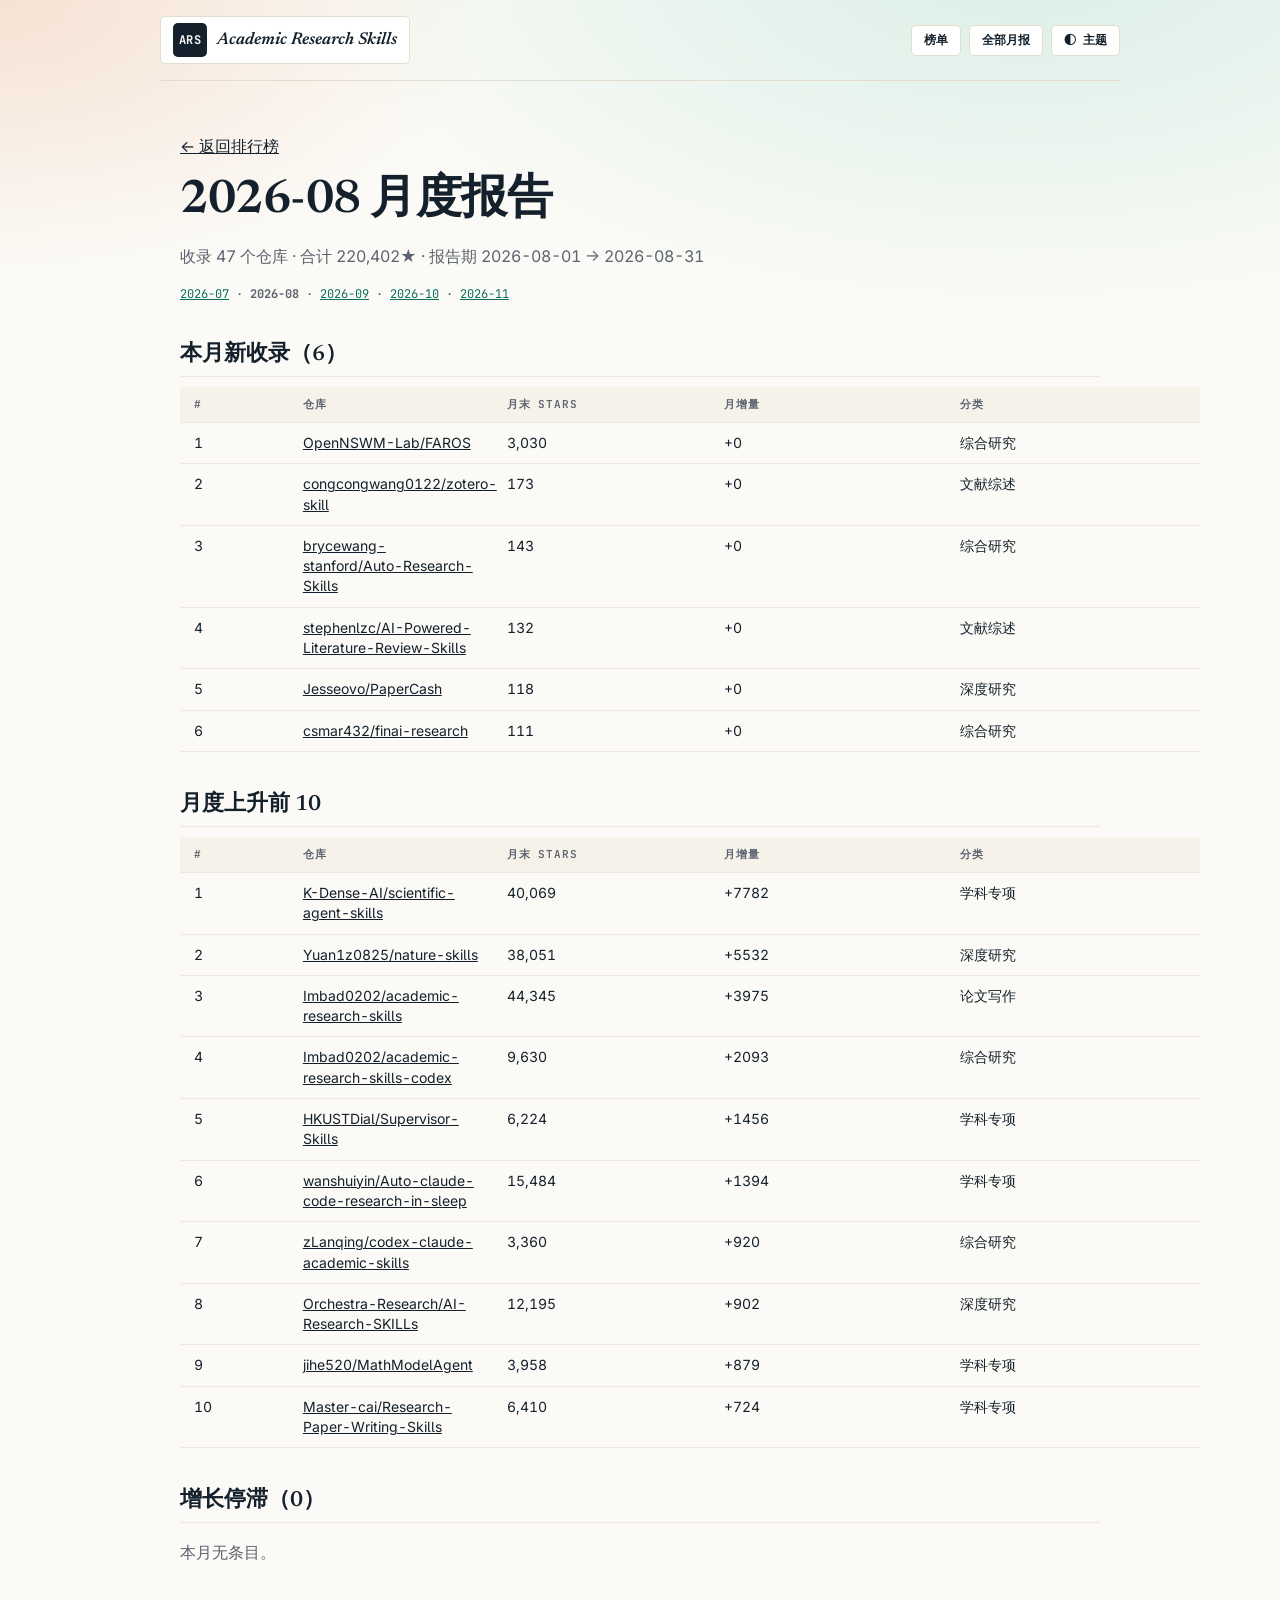
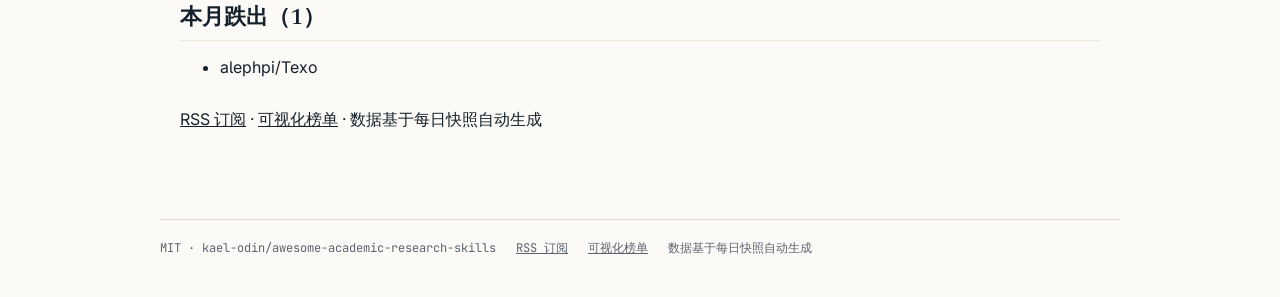
<file: reports/2026-08.html>
<!doctype html>
<html lang="zh-CN">
<head>
<meta charset="utf-8" />
<meta name="viewport" content="width=device-width, initial-scale=1" />
<title>2026-08 月度报告 · Awesome Academic Research Skills</title>
<link rel="preconnect" href="https://fonts.googleapis.com" />
<link rel="preconnect" href="https://fonts.gstatic.com" crossorigin />
<link rel="stylesheet" href="https://fonts.googleapis.com/css2?family=Newsreader:ital,opsz,wght@0,6..72,400;0,6..72,500;0,6..72,600;0,6..72,700;1,6..72,400;1,6..72,500&family=Inter:wght@400;500;600;700;800&family=JetBrains+Mono:wght@400;500;600;700&display=swap" />
<link rel="stylesheet" href="../assets/styles.css" />
<link rel="canonical" href="https://kael-odin.github.io/awesome-academic-research-skills/reports/2026-08.html" />
</head>
<body>
<header class="report-header">
  <a class="brand" href="../"><span class="brand-mark" aria-hidden="true">ARS</span><span class="brand-text">Academic Research Skills</span></a>
  <div class="report-actions">
    <a href="../">榜单</a>
    <a href="index.html">全部月报</a>
    <button type="button" id="reportTheme" aria-label="切换主题">◐ 主题</button>
  </div>
</header>
<main class="report-main">
<p><a href="../">← 返回排行榜</a></p>
<h1>2026-08 月度报告</h1>
<p class="muted">收录 47 个仓库 · 合计 220,402★ · 报告期 2026-08-01 → 2026-08-31</p>
<nav><a href='2026-07.html'>2026-07</a> · <b>2026-08</b> · <a href='2026-09.html'>2026-09</a> · <a href='2026-10.html'>2026-10</a> · <a href='2026-11.html'>2026-11</a></nav>

<h2>本月新收录（6）</h2>
<table><thead><tr><th>#</th><th>仓库</th><th>月末 Stars</th><th>月增量</th><th>分类</th></tr></thead><tbody><tr><td>1</td><td><a href='https://github.com/OpenNSWM-Lab/FAROS'>OpenNSWM-Lab/FAROS</a></td><td>3,030</td><td>+0</td><td>综合研究</td></tr><tr><td>2</td><td><a href='https://github.com/congcongwang0122/zotero-skill'>congcongwang0122/zotero-skill</a></td><td>173</td><td>+0</td><td>文献综述</td></tr><tr><td>3</td><td><a href='https://github.com/brycewang-stanford/Auto-Research-Skills'>brycewang-stanford/Auto-Research-Skills</a></td><td>143</td><td>+0</td><td>综合研究</td></tr><tr><td>4</td><td><a href='https://github.com/stephenlzc/AI-Powered-Literature-Review-Skills'>stephenlzc/AI-Powered-Literature-Review-Skills</a></td><td>132</td><td>+0</td><td>文献综述</td></tr><tr><td>5</td><td><a href='https://github.com/Jesseovo/PaperCash'>Jesseovo/PaperCash</a></td><td>118</td><td>+0</td><td>深度研究</td></tr><tr><td>6</td><td><a href='https://github.com/csmar432/finai-research'>csmar432/finai-research</a></td><td>111</td><td>+0</td><td>综合研究</td></tr></tbody></table>
<h2>月度上升前 10</h2>
<table><thead><tr><th>#</th><th>仓库</th><th>月末 Stars</th><th>月增量</th><th>分类</th></tr></thead><tbody><tr><td>1</td><td><a href='https://github.com/K-Dense-AI/scientific-agent-skills'>K-Dense-AI/scientific-agent-skills</a></td><td>40,069</td><td>+7782</td><td>学科专项</td></tr><tr><td>2</td><td><a href='https://github.com/Yuan1z0825/nature-skills'>Yuan1z0825/nature-skills</a></td><td>38,051</td><td>+5532</td><td>深度研究</td></tr><tr><td>3</td><td><a href='https://github.com/Imbad0202/academic-research-skills'>Imbad0202/academic-research-skills</a></td><td>44,345</td><td>+3975</td><td>论文写作</td></tr><tr><td>4</td><td><a href='https://github.com/Imbad0202/academic-research-skills-codex'>Imbad0202/academic-research-skills-codex</a></td><td>9,630</td><td>+2093</td><td>综合研究</td></tr><tr><td>5</td><td><a href='https://github.com/HKUSTDial/Supervisor-Skills'>HKUSTDial/Supervisor-Skills</a></td><td>6,224</td><td>+1456</td><td>学科专项</td></tr><tr><td>6</td><td><a href='https://github.com/wanshuiyin/Auto-claude-code-research-in-sleep'>wanshuiyin/Auto-claude-code-research-in-sleep</a></td><td>15,484</td><td>+1394</td><td>学科专项</td></tr><tr><td>7</td><td><a href='https://github.com/zLanqing/codex-claude-academic-skills'>zLanqing/codex-claude-academic-skills</a></td><td>3,360</td><td>+920</td><td>综合研究</td></tr><tr><td>8</td><td><a href='https://github.com/Orchestra-Research/AI-Research-SKILLs'>Orchestra-Research/AI-Research-SKILLs</a></td><td>12,195</td><td>+902</td><td>深度研究</td></tr><tr><td>9</td><td><a href='https://github.com/jihe520/MathModelAgent'>jihe520/MathModelAgent</a></td><td>3,958</td><td>+879</td><td>学科专项</td></tr><tr><td>10</td><td><a href='https://github.com/Master-cai/Research-Paper-Writing-Skills'>Master-cai/Research-Paper-Writing-Skills</a></td><td>6,410</td><td>+724</td><td>学科专项</td></tr></tbody></table>
<h2>增长停滞（0）</h2>
<p class='muted'>本月无条目。</p>
<h2>本月跌出（1）</h2>
<ul><li>alephpi/Texo</li></ul>

<footer style="margin-top:32px"><a href="../feed.xml">RSS 订阅</a> · <a href="../index.html">可视化榜单</a> · 数据基于每日快照自动生成</footer>
</main>
<footer class="report-footer">
  <span>MIT · kael-odin/awesome-academic-research-skills</span>
  <a href="../feed.xml">RSS 订阅</a>
  <a href="../">可视化榜单</a>
  <span>数据基于每日快照自动生成</span>
</footer>
<script>(function(){var b=document.getElementById('reportTheme');if(!b)return;b.addEventListener('click',function(){var d=document.documentElement;var n=d.dataset.theme==='dark'?'light':'dark';d.dataset.theme=n;d.style.colorScheme=n;try{localStorage.setItem('ars-theme',n);}catch(e){}});})();</script>
</body>
</html>
</file>
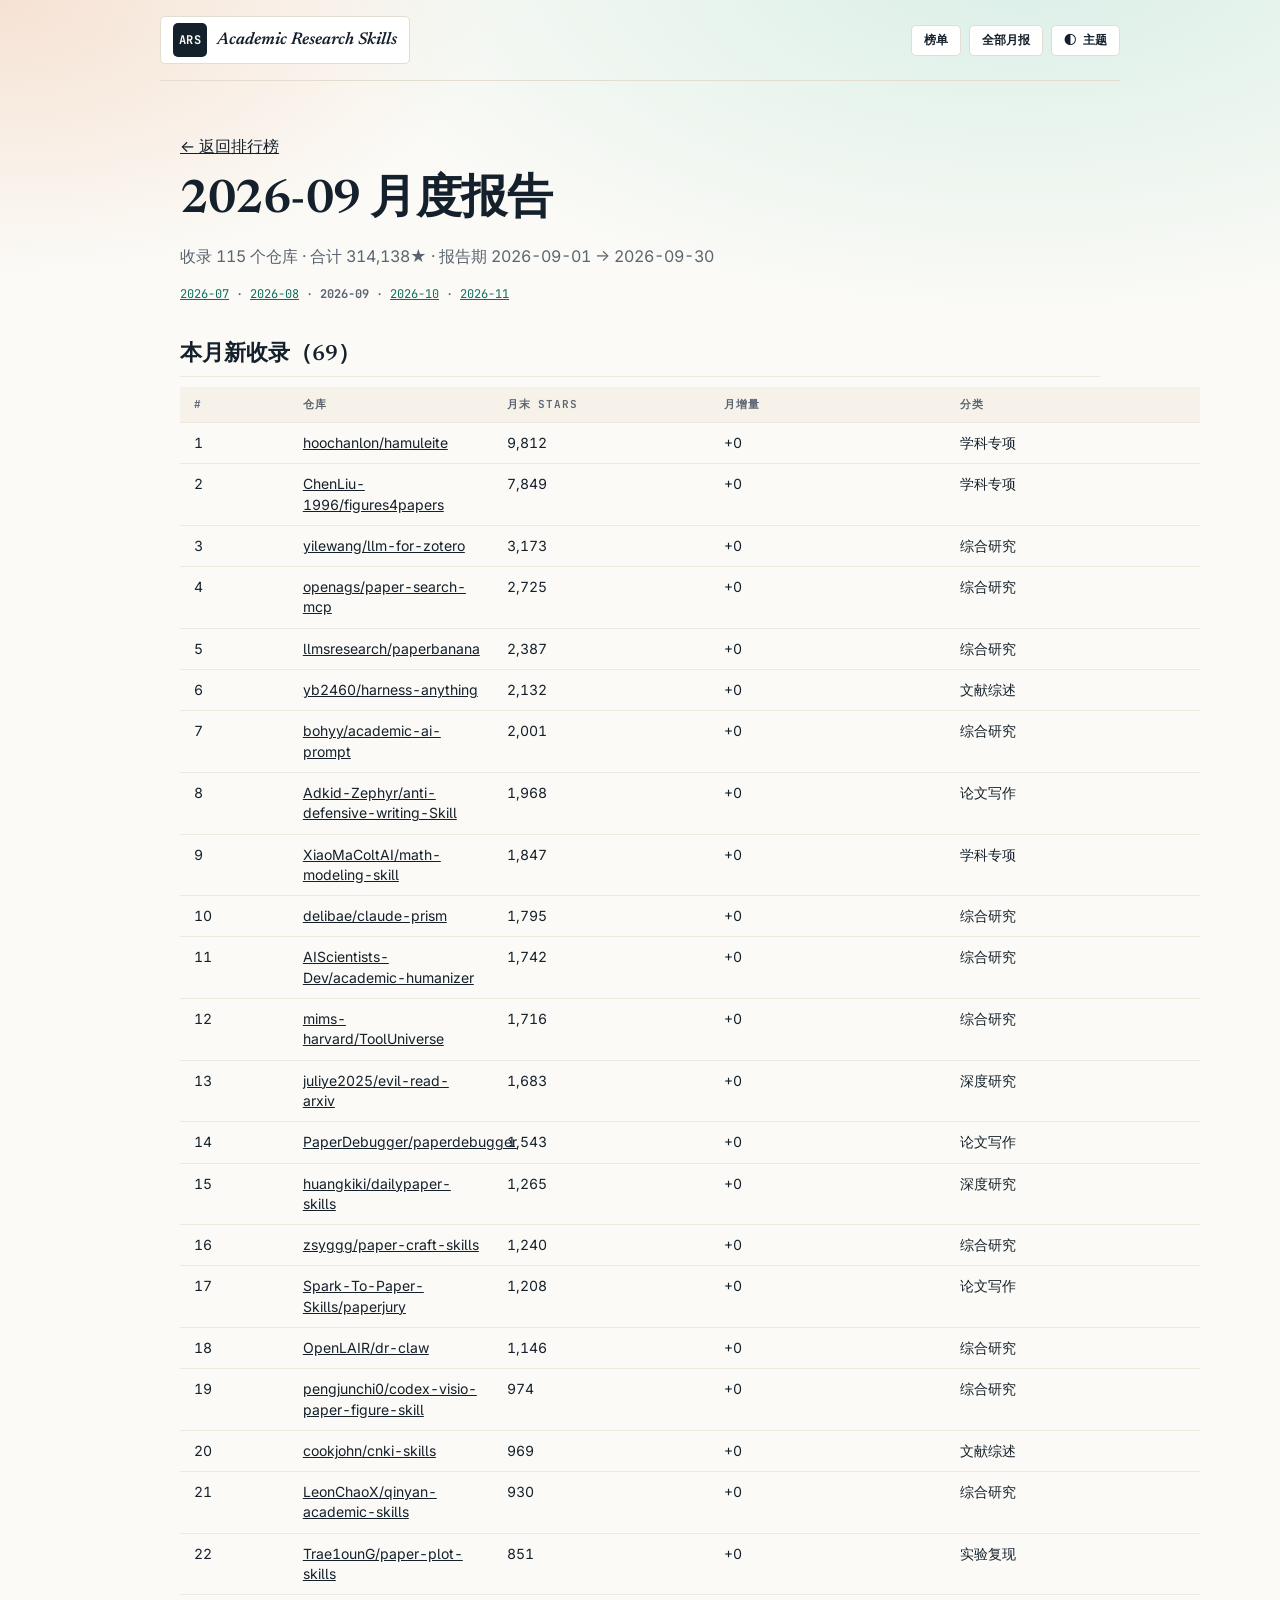
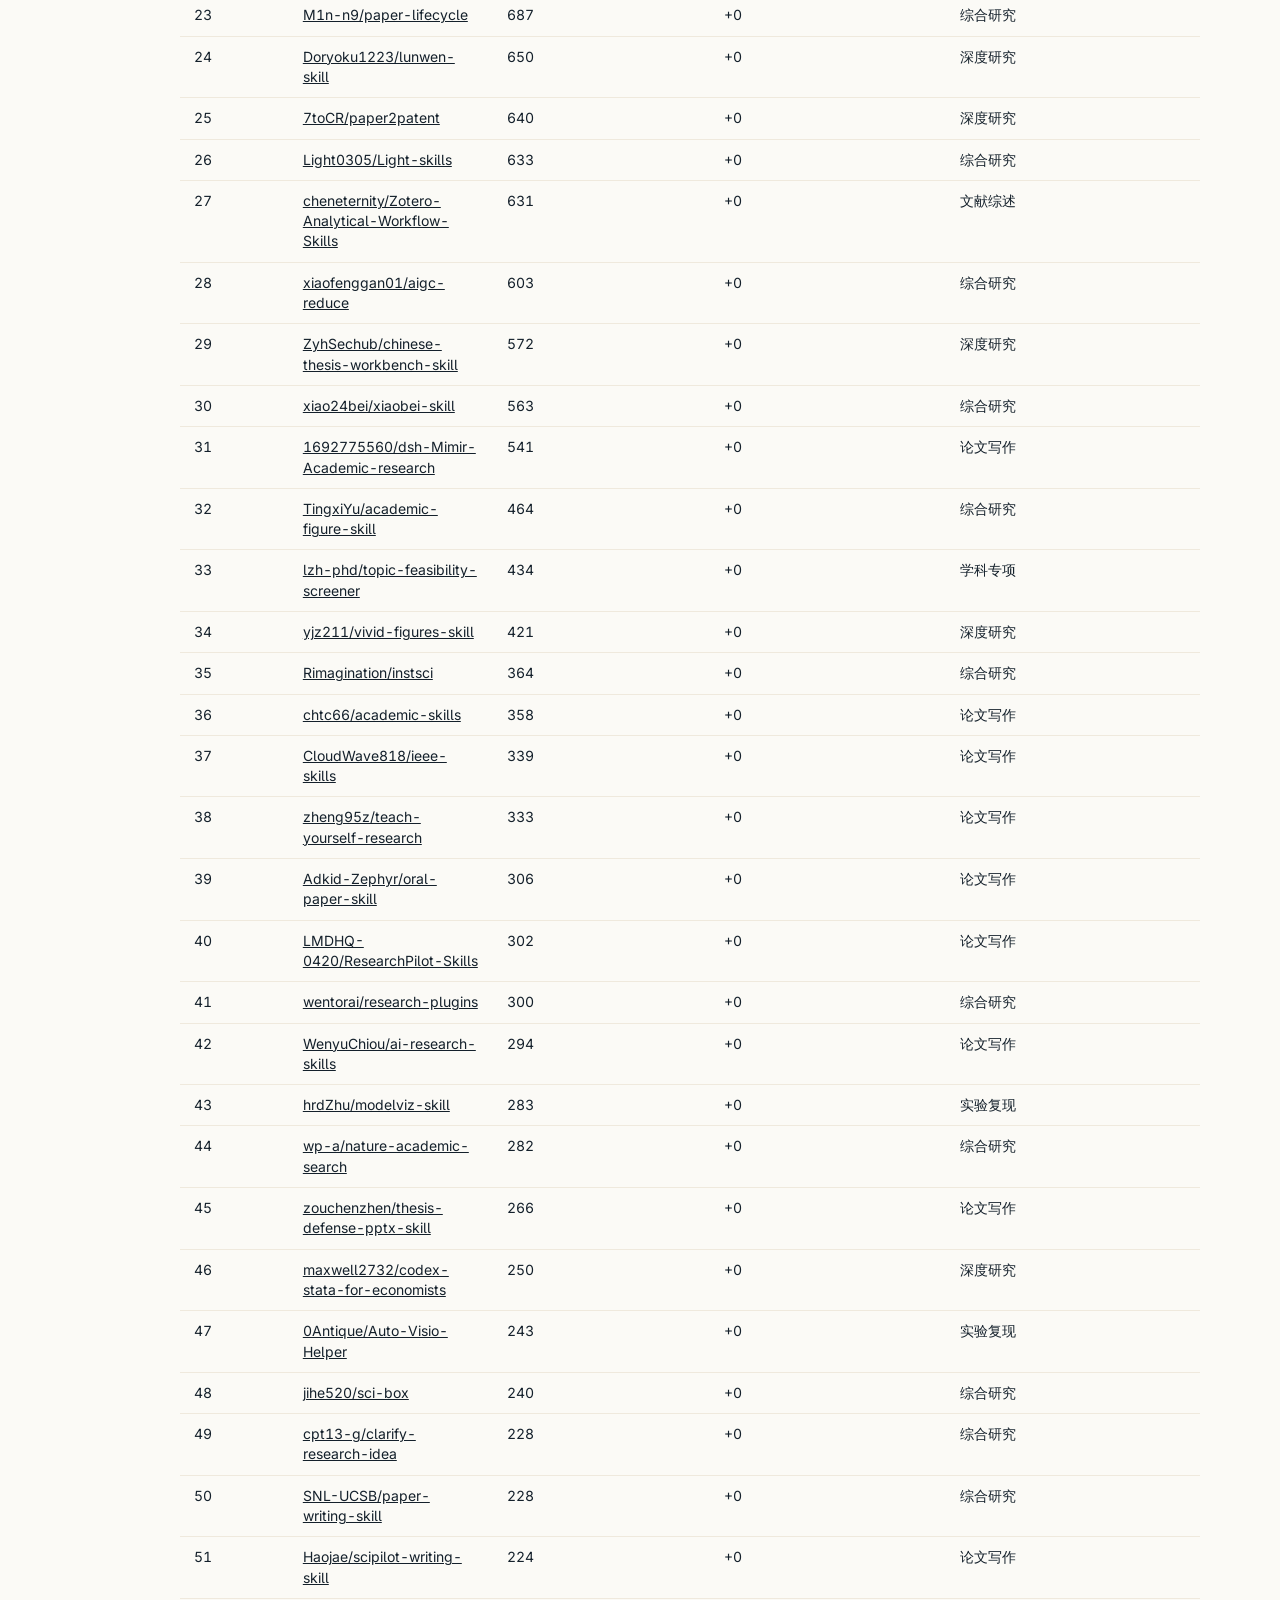
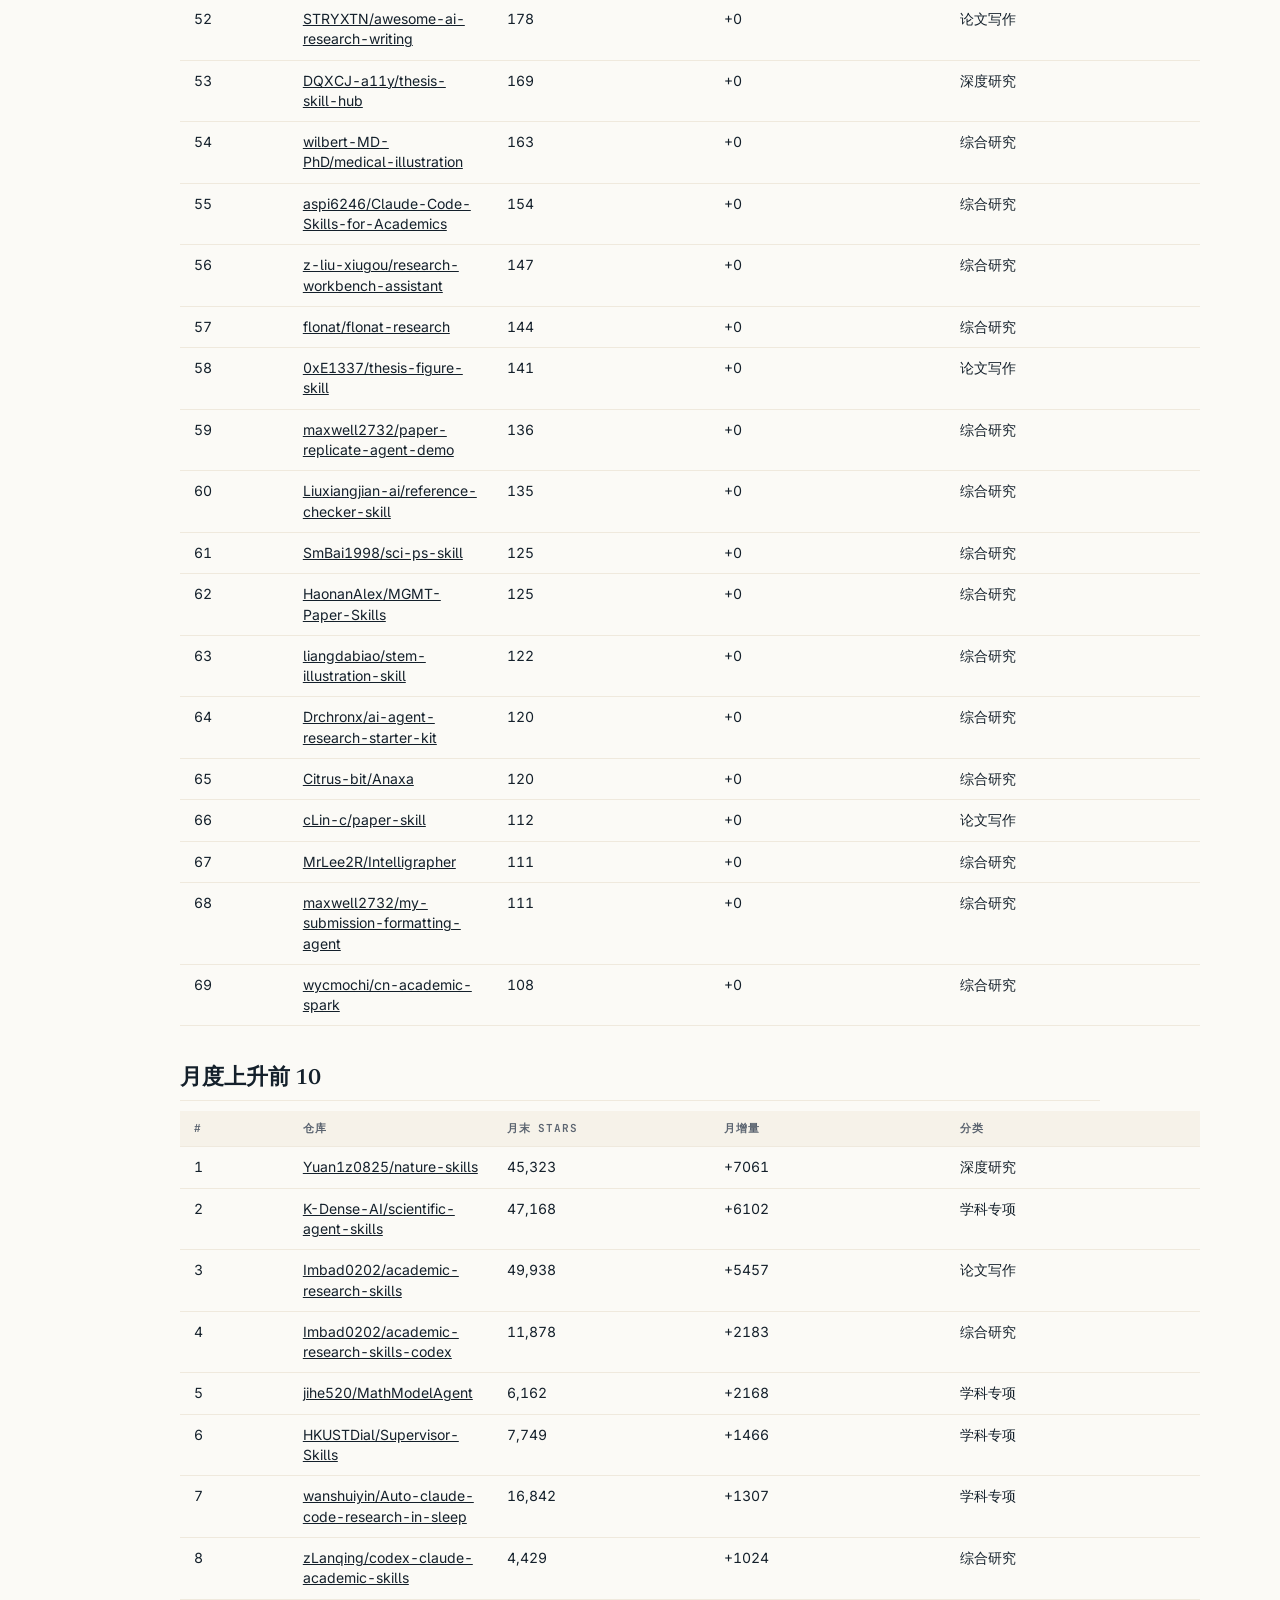
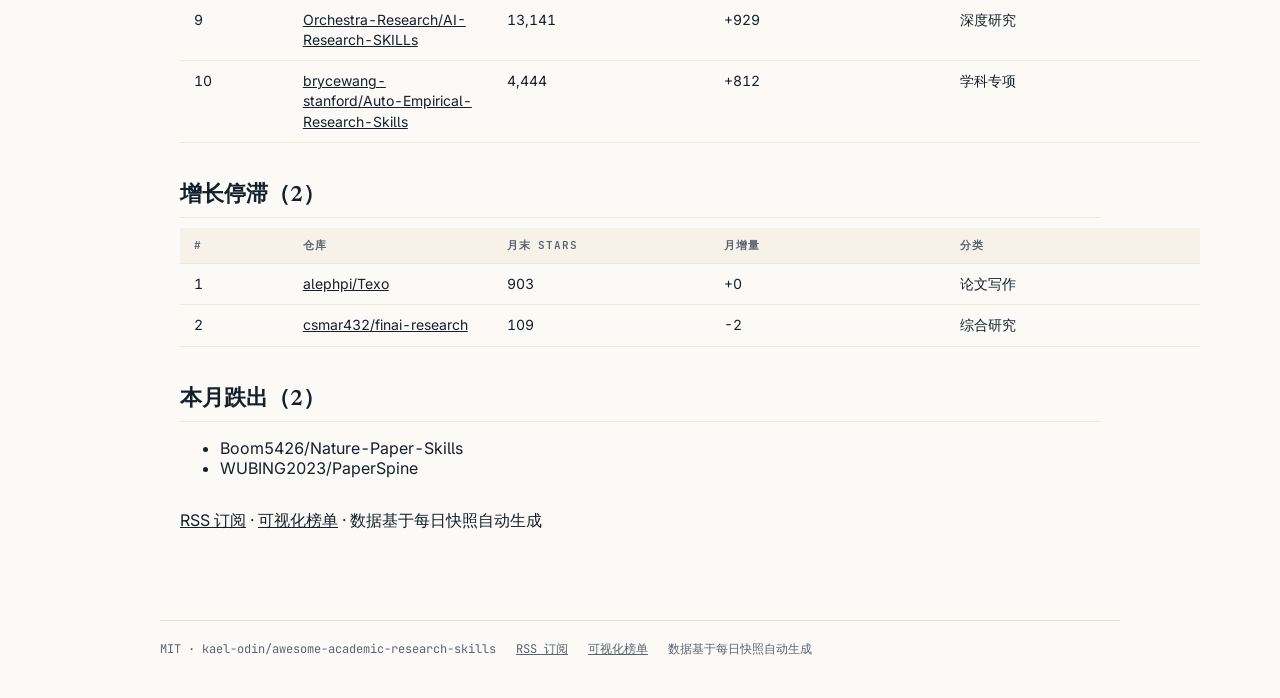
<file: reports/2026-09.html>
<!doctype html>
<html lang="zh-CN">
<head>
<meta charset="utf-8" />
<meta name="viewport" content="width=device-width, initial-scale=1" />
<title>2026-09 月度报告 · Awesome Academic Research Skills</title>
<link rel="preconnect" href="https://fonts.googleapis.com" />
<link rel="preconnect" href="https://fonts.gstatic.com" crossorigin />
<link rel="stylesheet" href="https://fonts.googleapis.com/css2?family=Newsreader:ital,opsz,wght@0,6..72,400;0,6..72,500;0,6..72,600;0,6..72,700;1,6..72,400;1,6..72,500&family=Inter:wght@400;500;600;700;800&family=JetBrains+Mono:wght@400;500;600;700&display=swap" />
<link rel="stylesheet" href="../assets/styles.css" />
<link rel="canonical" href="https://kael-odin.github.io/awesome-academic-research-skills/reports/2026-09.html" />
</head>
<body>
<header class="report-header">
  <a class="brand" href="../"><span class="brand-mark" aria-hidden="true">ARS</span><span class="brand-text">Academic Research Skills</span></a>
  <div class="report-actions">
    <a href="../">榜单</a>
    <a href="index.html">全部月报</a>
    <button type="button" id="reportTheme" aria-label="切换主题">◐ 主题</button>
  </div>
</header>
<main class="report-main">
<p><a href="../">← 返回排行榜</a></p>
<h1>2026-09 月度报告</h1>
<p class="muted">收录 115 个仓库 · 合计 314,138★ · 报告期 2026-09-01 → 2026-09-30</p>
<nav><a href='2026-07.html'>2026-07</a> · <a href='2026-08.html'>2026-08</a> · <b>2026-09</b> · <a href='2026-10.html'>2026-10</a> · <a href='2026-11.html'>2026-11</a></nav>

<h2>本月新收录（69）</h2>
<table><thead><tr><th>#</th><th>仓库</th><th>月末 Stars</th><th>月增量</th><th>分类</th></tr></thead><tbody><tr><td>1</td><td><a href='https://github.com/hoochanlon/hamuleite'>hoochanlon/hamuleite</a></td><td>9,812</td><td>+0</td><td>学科专项</td></tr><tr><td>2</td><td><a href='https://github.com/ChenLiu-1996/figures4papers'>ChenLiu-1996/figures4papers</a></td><td>7,849</td><td>+0</td><td>学科专项</td></tr><tr><td>3</td><td><a href='https://github.com/yilewang/llm-for-zotero'>yilewang/llm-for-zotero</a></td><td>3,173</td><td>+0</td><td>综合研究</td></tr><tr><td>4</td><td><a href='https://github.com/openags/paper-search-mcp'>openags/paper-search-mcp</a></td><td>2,725</td><td>+0</td><td>综合研究</td></tr><tr><td>5</td><td><a href='https://github.com/llmsresearch/paperbanana'>llmsresearch/paperbanana</a></td><td>2,387</td><td>+0</td><td>综合研究</td></tr><tr><td>6</td><td><a href='https://github.com/yb2460/harness-anything'>yb2460/harness-anything</a></td><td>2,132</td><td>+0</td><td>文献综述</td></tr><tr><td>7</td><td><a href='https://github.com/bohyy/academic-ai-prompt'>bohyy/academic-ai-prompt</a></td><td>2,001</td><td>+0</td><td>综合研究</td></tr><tr><td>8</td><td><a href='https://github.com/Adkid-Zephyr/anti-defensive-writing-Skill'>Adkid-Zephyr/anti-defensive-writing-Skill</a></td><td>1,968</td><td>+0</td><td>论文写作</td></tr><tr><td>9</td><td><a href='https://github.com/XiaoMaColtAI/math-modeling-skill'>XiaoMaColtAI/math-modeling-skill</a></td><td>1,847</td><td>+0</td><td>学科专项</td></tr><tr><td>10</td><td><a href='https://github.com/delibae/claude-prism'>delibae/claude-prism</a></td><td>1,795</td><td>+0</td><td>综合研究</td></tr><tr><td>11</td><td><a href='https://github.com/AIScientists-Dev/academic-humanizer'>AIScientists-Dev/academic-humanizer</a></td><td>1,742</td><td>+0</td><td>综合研究</td></tr><tr><td>12</td><td><a href='https://github.com/mims-harvard/ToolUniverse'>mims-harvard/ToolUniverse</a></td><td>1,716</td><td>+0</td><td>综合研究</td></tr><tr><td>13</td><td><a href='https://github.com/juliye2025/evil-read-arxiv'>juliye2025/evil-read-arxiv</a></td><td>1,683</td><td>+0</td><td>深度研究</td></tr><tr><td>14</td><td><a href='https://github.com/PaperDebugger/paperdebugger'>PaperDebugger/paperdebugger</a></td><td>1,543</td><td>+0</td><td>论文写作</td></tr><tr><td>15</td><td><a href='https://github.com/huangkiki/dailypaper-skills'>huangkiki/dailypaper-skills</a></td><td>1,265</td><td>+0</td><td>深度研究</td></tr><tr><td>16</td><td><a href='https://github.com/zsyggg/paper-craft-skills'>zsyggg/paper-craft-skills</a></td><td>1,240</td><td>+0</td><td>综合研究</td></tr><tr><td>17</td><td><a href='https://github.com/Spark-To-Paper-Skills/paperjury'>Spark-To-Paper-Skills/paperjury</a></td><td>1,208</td><td>+0</td><td>论文写作</td></tr><tr><td>18</td><td><a href='https://github.com/OpenLAIR/dr-claw'>OpenLAIR/dr-claw</a></td><td>1,146</td><td>+0</td><td>综合研究</td></tr><tr><td>19</td><td><a href='https://github.com/pengjunchi0/codex-visio-paper-figure-skill'>pengjunchi0/codex-visio-paper-figure-skill</a></td><td>974</td><td>+0</td><td>综合研究</td></tr><tr><td>20</td><td><a href='https://github.com/cookjohn/cnki-skills'>cookjohn/cnki-skills</a></td><td>969</td><td>+0</td><td>文献综述</td></tr><tr><td>21</td><td><a href='https://github.com/LeonChaoX/qinyan-academic-skills'>LeonChaoX/qinyan-academic-skills</a></td><td>930</td><td>+0</td><td>综合研究</td></tr><tr><td>22</td><td><a href='https://github.com/Trae1ounG/paper-plot-skills'>Trae1ounG/paper-plot-skills</a></td><td>851</td><td>+0</td><td>实验复现</td></tr><tr><td>23</td><td><a href='https://github.com/M1n-n9/paper-lifecycle'>M1n-n9/paper-lifecycle</a></td><td>687</td><td>+0</td><td>综合研究</td></tr><tr><td>24</td><td><a href='https://github.com/Doryoku1223/lunwen-skill'>Doryoku1223/lunwen-skill</a></td><td>650</td><td>+0</td><td>深度研究</td></tr><tr><td>25</td><td><a href='https://github.com/7toCR/paper2patent'>7toCR/paper2patent</a></td><td>640</td><td>+0</td><td>深度研究</td></tr><tr><td>26</td><td><a href='https://github.com/Light0305/Light-skills'>Light0305/Light-skills</a></td><td>633</td><td>+0</td><td>综合研究</td></tr><tr><td>27</td><td><a href='https://github.com/cheneternity/Zotero-Analytical-Workflow-Skills'>cheneternity/Zotero-Analytical-Workflow-Skills</a></td><td>631</td><td>+0</td><td>文献综述</td></tr><tr><td>28</td><td><a href='https://github.com/xiaofenggan01/aigc-reduce'>xiaofenggan01/aigc-reduce</a></td><td>603</td><td>+0</td><td>综合研究</td></tr><tr><td>29</td><td><a href='https://github.com/ZyhSechub/chinese-thesis-workbench-skill'>ZyhSechub/chinese-thesis-workbench-skill</a></td><td>572</td><td>+0</td><td>深度研究</td></tr><tr><td>30</td><td><a href='https://github.com/xiao24bei/xiaobei-skill'>xiao24bei/xiaobei-skill</a></td><td>563</td><td>+0</td><td>综合研究</td></tr><tr><td>31</td><td><a href='https://github.com/1692775560/dsh-Mimir-Academic-research'>1692775560/dsh-Mimir-Academic-research</a></td><td>541</td><td>+0</td><td>论文写作</td></tr><tr><td>32</td><td><a href='https://github.com/TingxiYu/academic-figure-skill'>TingxiYu/academic-figure-skill</a></td><td>464</td><td>+0</td><td>综合研究</td></tr><tr><td>33</td><td><a href='https://github.com/lzh-phd/topic-feasibility-screener'>lzh-phd/topic-feasibility-screener</a></td><td>434</td><td>+0</td><td>学科专项</td></tr><tr><td>34</td><td><a href='https://github.com/yjz211/vivid-figures-skill'>yjz211/vivid-figures-skill</a></td><td>421</td><td>+0</td><td>深度研究</td></tr><tr><td>35</td><td><a href='https://github.com/Rimagination/instsci'>Rimagination/instsci</a></td><td>364</td><td>+0</td><td>综合研究</td></tr><tr><td>36</td><td><a href='https://github.com/chtc66/academic-skills'>chtc66/academic-skills</a></td><td>358</td><td>+0</td><td>论文写作</td></tr><tr><td>37</td><td><a href='https://github.com/CloudWave818/ieee-skills'>CloudWave818/ieee-skills</a></td><td>339</td><td>+0</td><td>论文写作</td></tr><tr><td>38</td><td><a href='https://github.com/zheng95z/teach-yourself-research'>zheng95z/teach-yourself-research</a></td><td>333</td><td>+0</td><td>论文写作</td></tr><tr><td>39</td><td><a href='https://github.com/Adkid-Zephyr/oral-paper-skill'>Adkid-Zephyr/oral-paper-skill</a></td><td>306</td><td>+0</td><td>论文写作</td></tr><tr><td>40</td><td><a href='https://github.com/LMDHQ-0420/ResearchPilot-Skills'>LMDHQ-0420/ResearchPilot-Skills</a></td><td>302</td><td>+0</td><td>论文写作</td></tr><tr><td>41</td><td><a href='https://github.com/wentorai/research-plugins'>wentorai/research-plugins</a></td><td>300</td><td>+0</td><td>综合研究</td></tr><tr><td>42</td><td><a href='https://github.com/WenyuChiou/ai-research-skills'>WenyuChiou/ai-research-skills</a></td><td>294</td><td>+0</td><td>论文写作</td></tr><tr><td>43</td><td><a href='https://github.com/hrdZhu/modelviz-skill'>hrdZhu/modelviz-skill</a></td><td>283</td><td>+0</td><td>实验复现</td></tr><tr><td>44</td><td><a href='https://github.com/wp-a/nature-academic-search'>wp-a/nature-academic-search</a></td><td>282</td><td>+0</td><td>综合研究</td></tr><tr><td>45</td><td><a href='https://github.com/zouchenzhen/thesis-defense-pptx-skill'>zouchenzhen/thesis-defense-pptx-skill</a></td><td>266</td><td>+0</td><td>论文写作</td></tr><tr><td>46</td><td><a href='https://github.com/maxwell2732/codex-stata-for-economists'>maxwell2732/codex-stata-for-economists</a></td><td>250</td><td>+0</td><td>深度研究</td></tr><tr><td>47</td><td><a href='https://github.com/0Antique/Auto-Visio-Helper'>0Antique/Auto-Visio-Helper</a></td><td>243</td><td>+0</td><td>实验复现</td></tr><tr><td>48</td><td><a href='https://github.com/jihe520/sci-box'>jihe520/sci-box</a></td><td>240</td><td>+0</td><td>综合研究</td></tr><tr><td>49</td><td><a href='https://github.com/cpt13-g/clarify-research-idea'>cpt13-g/clarify-research-idea</a></td><td>228</td><td>+0</td><td>综合研究</td></tr><tr><td>50</td><td><a href='https://github.com/SNL-UCSB/paper-writing-skill'>SNL-UCSB/paper-writing-skill</a></td><td>228</td><td>+0</td><td>综合研究</td></tr><tr><td>51</td><td><a href='https://github.com/Haojae/scipilot-writing-skill'>Haojae/scipilot-writing-skill</a></td><td>224</td><td>+0</td><td>论文写作</td></tr><tr><td>52</td><td><a href='https://github.com/STRYXTN/awesome-ai-research-writing'>STRYXTN/awesome-ai-research-writing</a></td><td>178</td><td>+0</td><td>论文写作</td></tr><tr><td>53</td><td><a href='https://github.com/DQXCJ-a11y/thesis-skill-hub'>DQXCJ-a11y/thesis-skill-hub</a></td><td>169</td><td>+0</td><td>深度研究</td></tr><tr><td>54</td><td><a href='https://github.com/wilbert-MD-PhD/medical-illustration'>wilbert-MD-PhD/medical-illustration</a></td><td>163</td><td>+0</td><td>综合研究</td></tr><tr><td>55</td><td><a href='https://github.com/aspi6246/Claude-Code-Skills-for-Academics'>aspi6246/Claude-Code-Skills-for-Academics</a></td><td>154</td><td>+0</td><td>综合研究</td></tr><tr><td>56</td><td><a href='https://github.com/z-liu-xiugou/research-workbench-assistant'>z-liu-xiugou/research-workbench-assistant</a></td><td>147</td><td>+0</td><td>综合研究</td></tr><tr><td>57</td><td><a href='https://github.com/flonat/flonat-research'>flonat/flonat-research</a></td><td>144</td><td>+0</td><td>综合研究</td></tr><tr><td>58</td><td><a href='https://github.com/0xE1337/thesis-figure-skill'>0xE1337/thesis-figure-skill</a></td><td>141</td><td>+0</td><td>论文写作</td></tr><tr><td>59</td><td><a href='https://github.com/maxwell2732/paper-replicate-agent-demo'>maxwell2732/paper-replicate-agent-demo</a></td><td>136</td><td>+0</td><td>综合研究</td></tr><tr><td>60</td><td><a href='https://github.com/Liuxiangjian-ai/reference-checker-skill'>Liuxiangjian-ai/reference-checker-skill</a></td><td>135</td><td>+0</td><td>综合研究</td></tr><tr><td>61</td><td><a href='https://github.com/SmBai1998/sci-ps-skill'>SmBai1998/sci-ps-skill</a></td><td>125</td><td>+0</td><td>综合研究</td></tr><tr><td>62</td><td><a href='https://github.com/HaonanAlex/MGMT-Paper-Skills'>HaonanAlex/MGMT-Paper-Skills</a></td><td>125</td><td>+0</td><td>综合研究</td></tr><tr><td>63</td><td><a href='https://github.com/liangdabiao/stem-illustration-skill'>liangdabiao/stem-illustration-skill</a></td><td>122</td><td>+0</td><td>综合研究</td></tr><tr><td>64</td><td><a href='https://github.com/Drchronx/ai-agent-research-starter-kit'>Drchronx/ai-agent-research-starter-kit</a></td><td>120</td><td>+0</td><td>综合研究</td></tr><tr><td>65</td><td><a href='https://github.com/Citrus-bit/Anaxa'>Citrus-bit/Anaxa</a></td><td>120</td><td>+0</td><td>综合研究</td></tr><tr><td>66</td><td><a href='https://github.com/cLin-c/paper-skill'>cLin-c/paper-skill</a></td><td>112</td><td>+0</td><td>论文写作</td></tr><tr><td>67</td><td><a href='https://github.com/MrLee2R/Intelligrapher'>MrLee2R/Intelligrapher</a></td><td>111</td><td>+0</td><td>综合研究</td></tr><tr><td>68</td><td><a href='https://github.com/maxwell2732/my-submission-formatting-agent'>maxwell2732/my-submission-formatting-agent</a></td><td>111</td><td>+0</td><td>综合研究</td></tr><tr><td>69</td><td><a href='https://github.com/wycmochi/cn-academic-spark'>wycmochi/cn-academic-spark</a></td><td>108</td><td>+0</td><td>综合研究</td></tr></tbody></table>
<h2>月度上升前 10</h2>
<table><thead><tr><th>#</th><th>仓库</th><th>月末 Stars</th><th>月增量</th><th>分类</th></tr></thead><tbody><tr><td>1</td><td><a href='https://github.com/Yuan1z0825/nature-skills'>Yuan1z0825/nature-skills</a></td><td>45,323</td><td>+7061</td><td>深度研究</td></tr><tr><td>2</td><td><a href='https://github.com/K-Dense-AI/scientific-agent-skills'>K-Dense-AI/scientific-agent-skills</a></td><td>47,168</td><td>+6102</td><td>学科专项</td></tr><tr><td>3</td><td><a href='https://github.com/Imbad0202/academic-research-skills'>Imbad0202/academic-research-skills</a></td><td>49,938</td><td>+5457</td><td>论文写作</td></tr><tr><td>4</td><td><a href='https://github.com/Imbad0202/academic-research-skills-codex'>Imbad0202/academic-research-skills-codex</a></td><td>11,878</td><td>+2183</td><td>综合研究</td></tr><tr><td>5</td><td><a href='https://github.com/jihe520/MathModelAgent'>jihe520/MathModelAgent</a></td><td>6,162</td><td>+2168</td><td>学科专项</td></tr><tr><td>6</td><td><a href='https://github.com/HKUSTDial/Supervisor-Skills'>HKUSTDial/Supervisor-Skills</a></td><td>7,749</td><td>+1466</td><td>学科专项</td></tr><tr><td>7</td><td><a href='https://github.com/wanshuiyin/Auto-claude-code-research-in-sleep'>wanshuiyin/Auto-claude-code-research-in-sleep</a></td><td>16,842</td><td>+1307</td><td>学科专项</td></tr><tr><td>8</td><td><a href='https://github.com/zLanqing/codex-claude-academic-skills'>zLanqing/codex-claude-academic-skills</a></td><td>4,429</td><td>+1024</td><td>综合研究</td></tr><tr><td>9</td><td><a href='https://github.com/Orchestra-Research/AI-Research-SKILLs'>Orchestra-Research/AI-Research-SKILLs</a></td><td>13,141</td><td>+929</td><td>深度研究</td></tr><tr><td>10</td><td><a href='https://github.com/brycewang-stanford/Auto-Empirical-Research-Skills'>brycewang-stanford/Auto-Empirical-Research-Skills</a></td><td>4,444</td><td>+812</td><td>学科专项</td></tr></tbody></table>
<h2>增长停滞（2）</h2>
<table><thead><tr><th>#</th><th>仓库</th><th>月末 Stars</th><th>月增量</th><th>分类</th></tr></thead><tbody><tr><td>1</td><td><a href='https://github.com/alephpi/Texo'>alephpi/Texo</a></td><td>903</td><td>+0</td><td>论文写作</td></tr><tr><td>2</td><td><a href='https://github.com/csmar432/finai-research'>csmar432/finai-research</a></td><td>109</td><td>-2</td><td>综合研究</td></tr></tbody></table>
<h2>本月跌出（2）</h2>
<ul><li>Boom5426/Nature-Paper-Skills</li><li>WUBING2023/PaperSpine</li></ul>

<footer style="margin-top:32px"><a href="../feed.xml">RSS 订阅</a> · <a href="../index.html">可视化榜单</a> · 数据基于每日快照自动生成</footer>
</main>
<footer class="report-footer">
  <span>MIT · kael-odin/awesome-academic-research-skills</span>
  <a href="../feed.xml">RSS 订阅</a>
  <a href="../">可视化榜单</a>
  <span>数据基于每日快照自动生成</span>
</footer>
<script>(function(){var b=document.getElementById('reportTheme');if(!b)return;b.addEventListener('click',function(){var d=document.documentElement;var n=d.dataset.theme==='dark'?'light':'dark';d.dataset.theme=n;d.style.colorScheme=n;try{localStorage.setItem('ars-theme',n);}catch(e){}});})();</script>
</body>
</html>
</file>
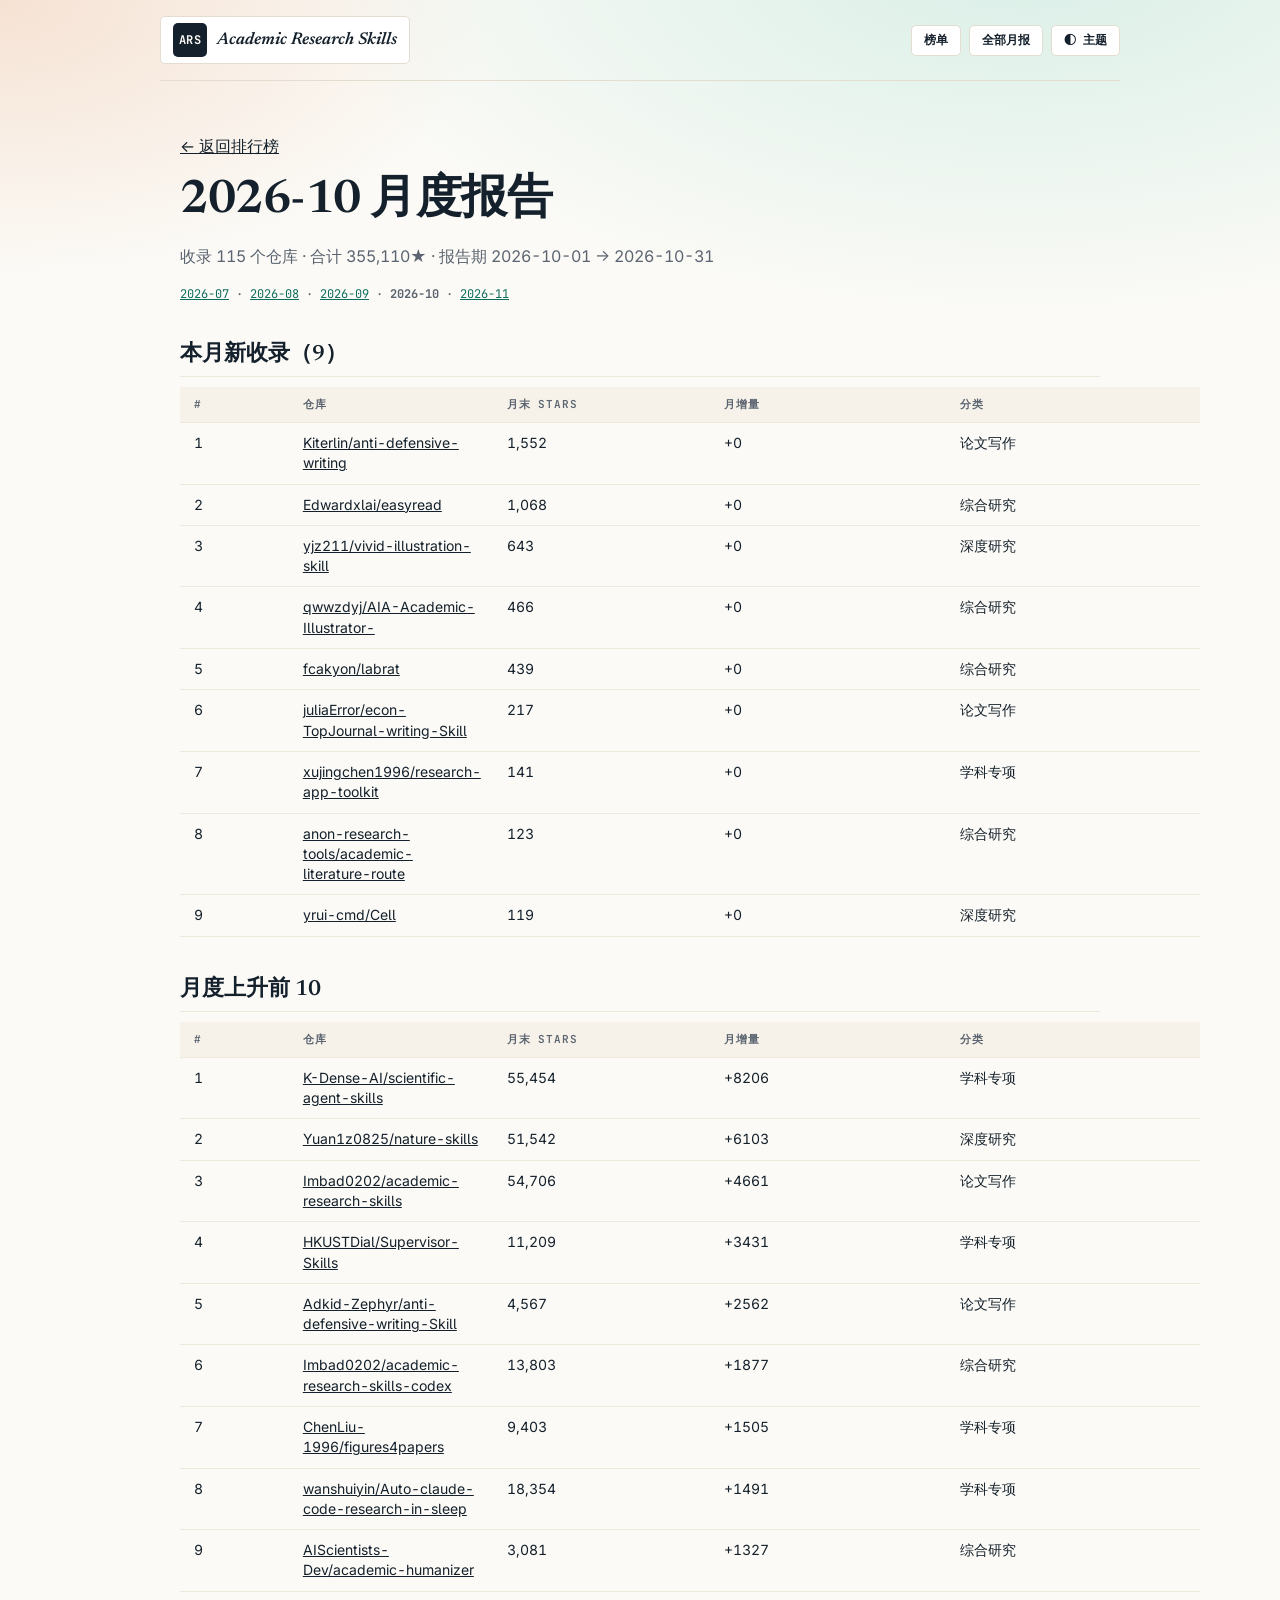
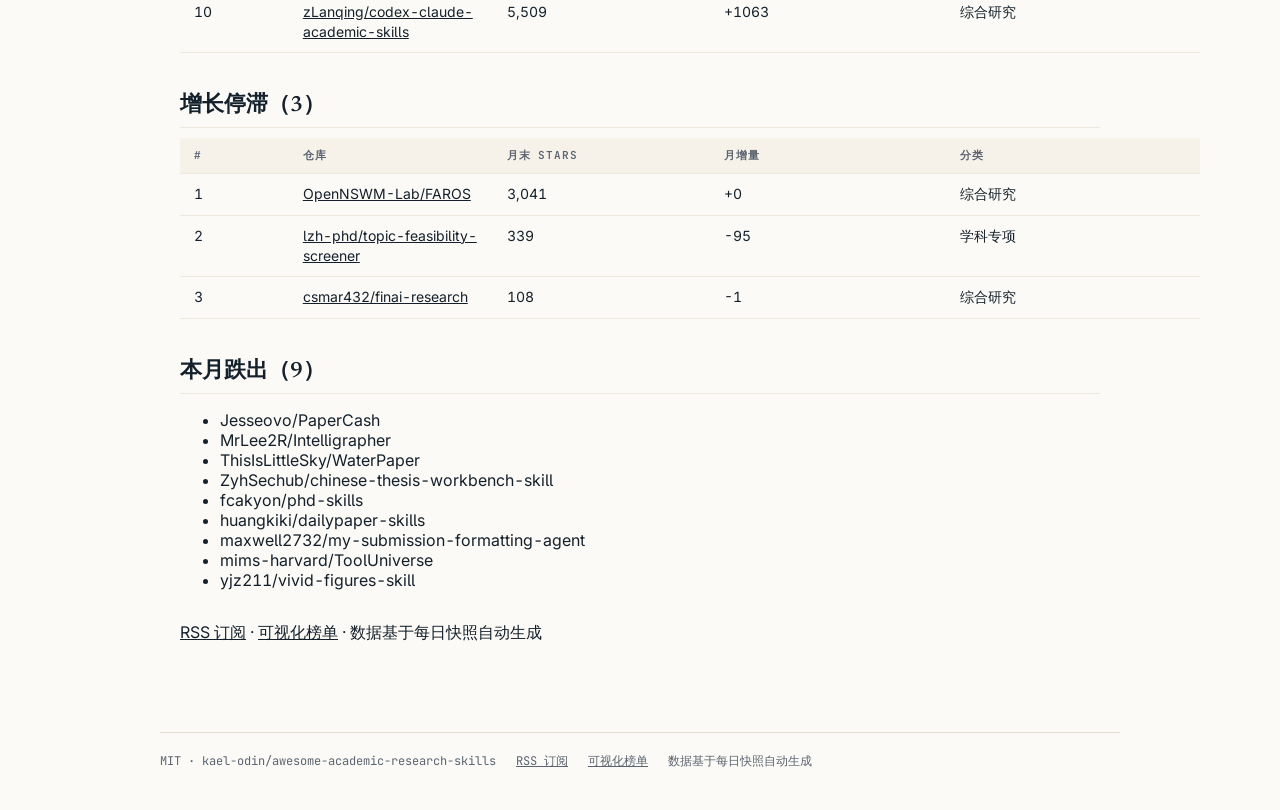
<file: reports/2026-10.html>
<!doctype html>
<html lang="zh-CN">
<head>
<meta charset="utf-8" />
<meta name="viewport" content="width=device-width, initial-scale=1" />
<title>2026-10 月度报告 · Awesome Academic Research Skills</title>
<link rel="preconnect" href="https://fonts.googleapis.com" />
<link rel="preconnect" href="https://fonts.gstatic.com" crossorigin />
<link rel="stylesheet" href="https://fonts.googleapis.com/css2?family=Newsreader:ital,opsz,wght@0,6..72,400;0,6..72,500;0,6..72,600;0,6..72,700;1,6..72,400;1,6..72,500&family=Inter:wght@400;500;600;700;800&family=JetBrains+Mono:wght@400;500;600;700&display=swap" />
<link rel="stylesheet" href="../assets/styles.css" />
<link rel="canonical" href="https://kael-odin.github.io/awesome-academic-research-skills/reports/2026-10.html" />
</head>
<body>
<header class="report-header">
  <a class="brand" href="../"><span class="brand-mark" aria-hidden="true">ARS</span><span class="brand-text">Academic Research Skills</span></a>
  <div class="report-actions">
    <a href="../">榜单</a>
    <a href="index.html">全部月报</a>
    <button type="button" id="reportTheme" aria-label="切换主题">◐ 主题</button>
  </div>
</header>
<main class="report-main">
<p><a href="../">← 返回排行榜</a></p>
<h1>2026-10 月度报告</h1>
<p class="muted">收录 115 个仓库 · 合计 355,110★ · 报告期 2026-10-01 → 2026-10-31</p>
<nav><a href='2026-07.html'>2026-07</a> · <a href='2026-08.html'>2026-08</a> · <a href='2026-09.html'>2026-09</a> · <b>2026-10</b> · <a href='2026-11.html'>2026-11</a></nav>

<h2>本月新收录（9）</h2>
<table><thead><tr><th>#</th><th>仓库</th><th>月末 Stars</th><th>月增量</th><th>分类</th></tr></thead><tbody><tr><td>1</td><td><a href='https://github.com/Kiterlin/anti-defensive-writing'>Kiterlin/anti-defensive-writing</a></td><td>1,552</td><td>+0</td><td>论文写作</td></tr><tr><td>2</td><td><a href='https://github.com/Edwardxlai/easyread'>Edwardxlai/easyread</a></td><td>1,068</td><td>+0</td><td>综合研究</td></tr><tr><td>3</td><td><a href='https://github.com/yjz211/vivid-illustration-skill'>yjz211/vivid-illustration-skill</a></td><td>643</td><td>+0</td><td>深度研究</td></tr><tr><td>4</td><td><a href='https://github.com/qwwzdyj/AIA-Academic-Illustrator-'>qwwzdyj/AIA-Academic-Illustrator-</a></td><td>466</td><td>+0</td><td>综合研究</td></tr><tr><td>5</td><td><a href='https://github.com/fcakyon/labrat'>fcakyon/labrat</a></td><td>439</td><td>+0</td><td>综合研究</td></tr><tr><td>6</td><td><a href='https://github.com/juliaError/econ-TopJournal-writing-Skill'>juliaError/econ-TopJournal-writing-Skill</a></td><td>217</td><td>+0</td><td>论文写作</td></tr><tr><td>7</td><td><a href='https://github.com/xujingchen1996/research-app-toolkit'>xujingchen1996/research-app-toolkit</a></td><td>141</td><td>+0</td><td>学科专项</td></tr><tr><td>8</td><td><a href='https://github.com/anon-research-tools/academic-literature-route'>anon-research-tools/academic-literature-route</a></td><td>123</td><td>+0</td><td>综合研究</td></tr><tr><td>9</td><td><a href='https://github.com/yrui-cmd/Cell'>yrui-cmd/Cell</a></td><td>119</td><td>+0</td><td>深度研究</td></tr></tbody></table>
<h2>月度上升前 10</h2>
<table><thead><tr><th>#</th><th>仓库</th><th>月末 Stars</th><th>月增量</th><th>分类</th></tr></thead><tbody><tr><td>1</td><td><a href='https://github.com/K-Dense-AI/scientific-agent-skills'>K-Dense-AI/scientific-agent-skills</a></td><td>55,454</td><td>+8206</td><td>学科专项</td></tr><tr><td>2</td><td><a href='https://github.com/Yuan1z0825/nature-skills'>Yuan1z0825/nature-skills</a></td><td>51,542</td><td>+6103</td><td>深度研究</td></tr><tr><td>3</td><td><a href='https://github.com/Imbad0202/academic-research-skills'>Imbad0202/academic-research-skills</a></td><td>54,706</td><td>+4661</td><td>论文写作</td></tr><tr><td>4</td><td><a href='https://github.com/HKUSTDial/Supervisor-Skills'>HKUSTDial/Supervisor-Skills</a></td><td>11,209</td><td>+3431</td><td>学科专项</td></tr><tr><td>5</td><td><a href='https://github.com/Adkid-Zephyr/anti-defensive-writing-Skill'>Adkid-Zephyr/anti-defensive-writing-Skill</a></td><td>4,567</td><td>+2562</td><td>论文写作</td></tr><tr><td>6</td><td><a href='https://github.com/Imbad0202/academic-research-skills-codex'>Imbad0202/academic-research-skills-codex</a></td><td>13,803</td><td>+1877</td><td>综合研究</td></tr><tr><td>7</td><td><a href='https://github.com/ChenLiu-1996/figures4papers'>ChenLiu-1996/figures4papers</a></td><td>9,403</td><td>+1505</td><td>学科专项</td></tr><tr><td>8</td><td><a href='https://github.com/wanshuiyin/Auto-claude-code-research-in-sleep'>wanshuiyin/Auto-claude-code-research-in-sleep</a></td><td>18,354</td><td>+1491</td><td>学科专项</td></tr><tr><td>9</td><td><a href='https://github.com/AIScientists-Dev/academic-humanizer'>AIScientists-Dev/academic-humanizer</a></td><td>3,081</td><td>+1327</td><td>综合研究</td></tr><tr><td>10</td><td><a href='https://github.com/zLanqing/codex-claude-academic-skills'>zLanqing/codex-claude-academic-skills</a></td><td>5,509</td><td>+1063</td><td>综合研究</td></tr></tbody></table>
<h2>增长停滞（3）</h2>
<table><thead><tr><th>#</th><th>仓库</th><th>月末 Stars</th><th>月增量</th><th>分类</th></tr></thead><tbody><tr><td>1</td><td><a href='https://github.com/OpenNSWM-Lab/FAROS'>OpenNSWM-Lab/FAROS</a></td><td>3,041</td><td>+0</td><td>综合研究</td></tr><tr><td>2</td><td><a href='https://github.com/lzh-phd/topic-feasibility-screener'>lzh-phd/topic-feasibility-screener</a></td><td>339</td><td>-95</td><td>学科专项</td></tr><tr><td>3</td><td><a href='https://github.com/csmar432/finai-research'>csmar432/finai-research</a></td><td>108</td><td>-1</td><td>综合研究</td></tr></tbody></table>
<h2>本月跌出（9）</h2>
<ul><li>Jesseovo/PaperCash</li><li>MrLee2R/Intelligrapher</li><li>ThisIsLittleSky/WaterPaper</li><li>ZyhSechub/chinese-thesis-workbench-skill</li><li>fcakyon/phd-skills</li><li>huangkiki/dailypaper-skills</li><li>maxwell2732/my-submission-formatting-agent</li><li>mims-harvard/ToolUniverse</li><li>yjz211/vivid-figures-skill</li></ul>

<footer style="margin-top:32px"><a href="../feed.xml">RSS 订阅</a> · <a href="../index.html">可视化榜单</a> · 数据基于每日快照自动生成</footer>
</main>
<footer class="report-footer">
  <span>MIT · kael-odin/awesome-academic-research-skills</span>
  <a href="../feed.xml">RSS 订阅</a>
  <a href="../">可视化榜单</a>
  <span>数据基于每日快照自动生成</span>
</footer>
<script>(function(){var b=document.getElementById('reportTheme');if(!b)return;b.addEventListener('click',function(){var d=document.documentElement;var n=d.dataset.theme==='dark'?'light':'dark';d.dataset.theme=n;d.style.colorScheme=n;try{localStorage.setItem('ars-theme',n);}catch(e){}});})();</script>
</body>
</html>
</file>
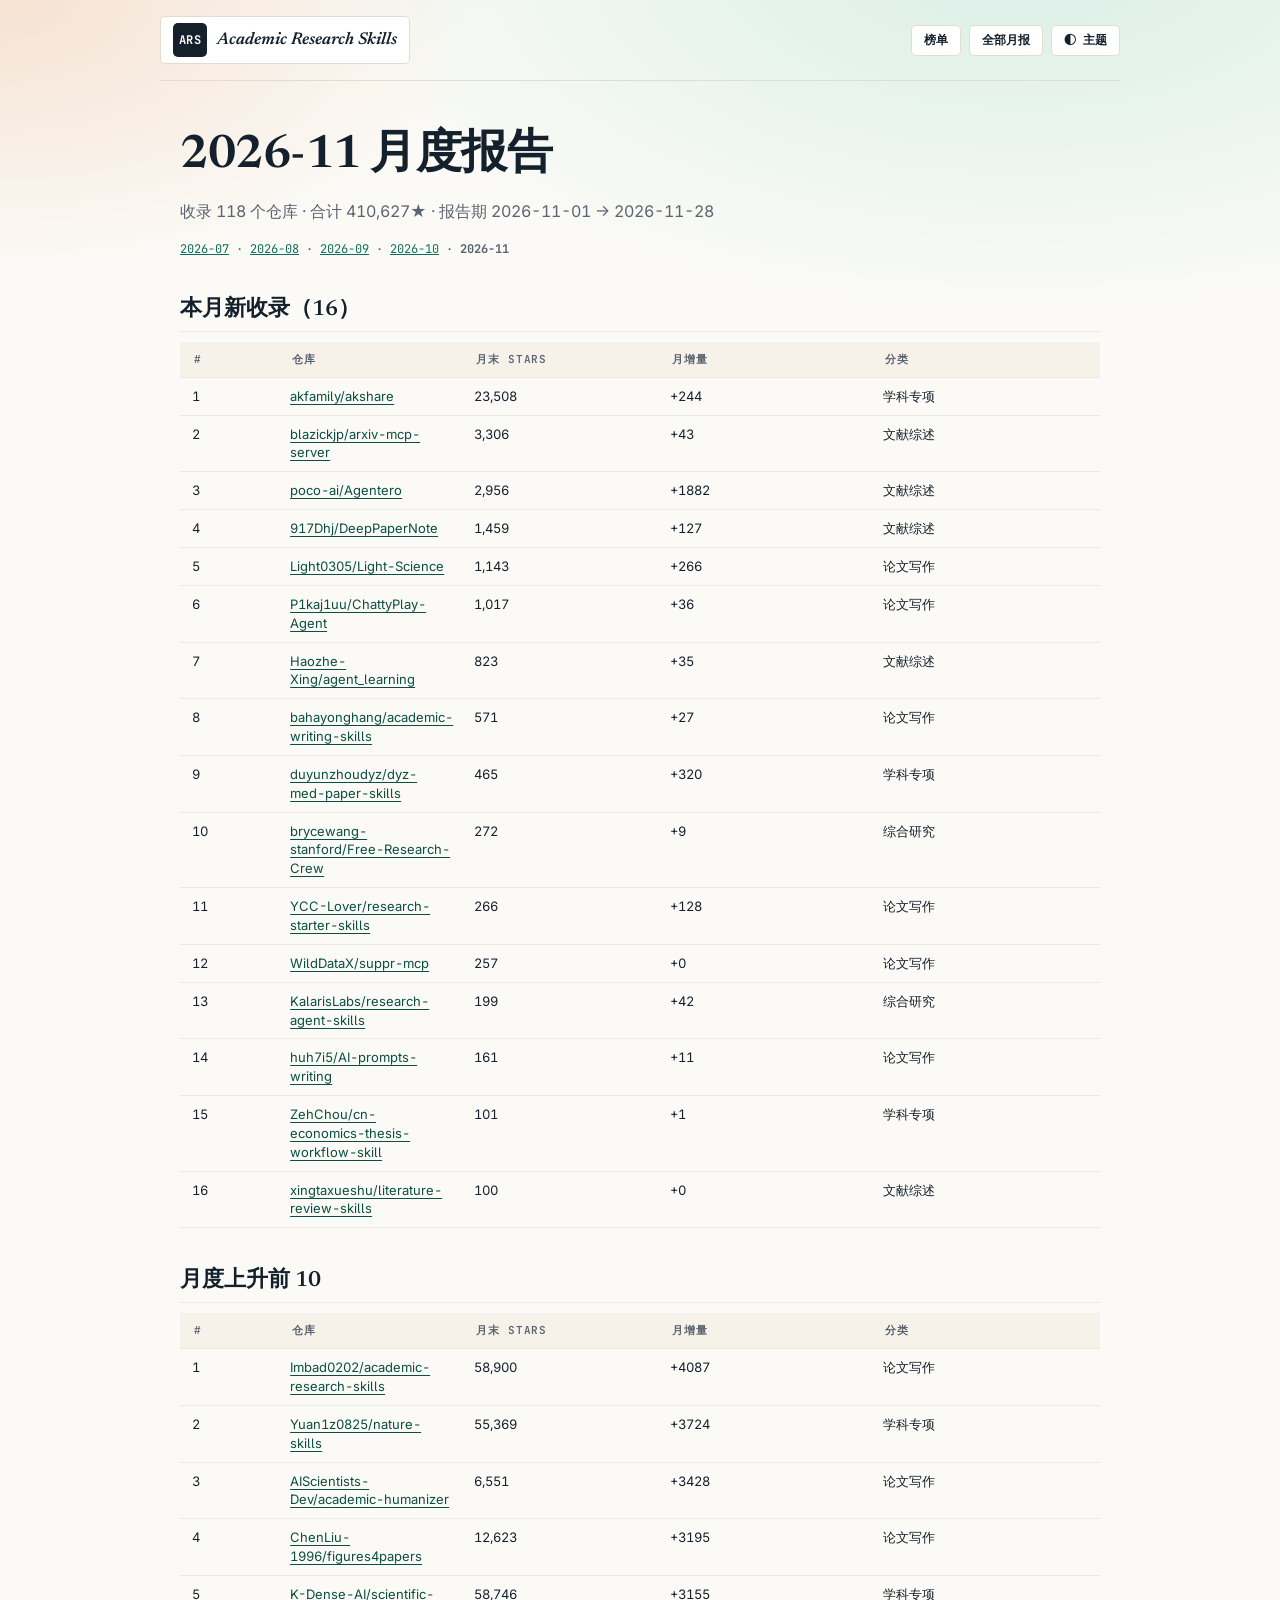
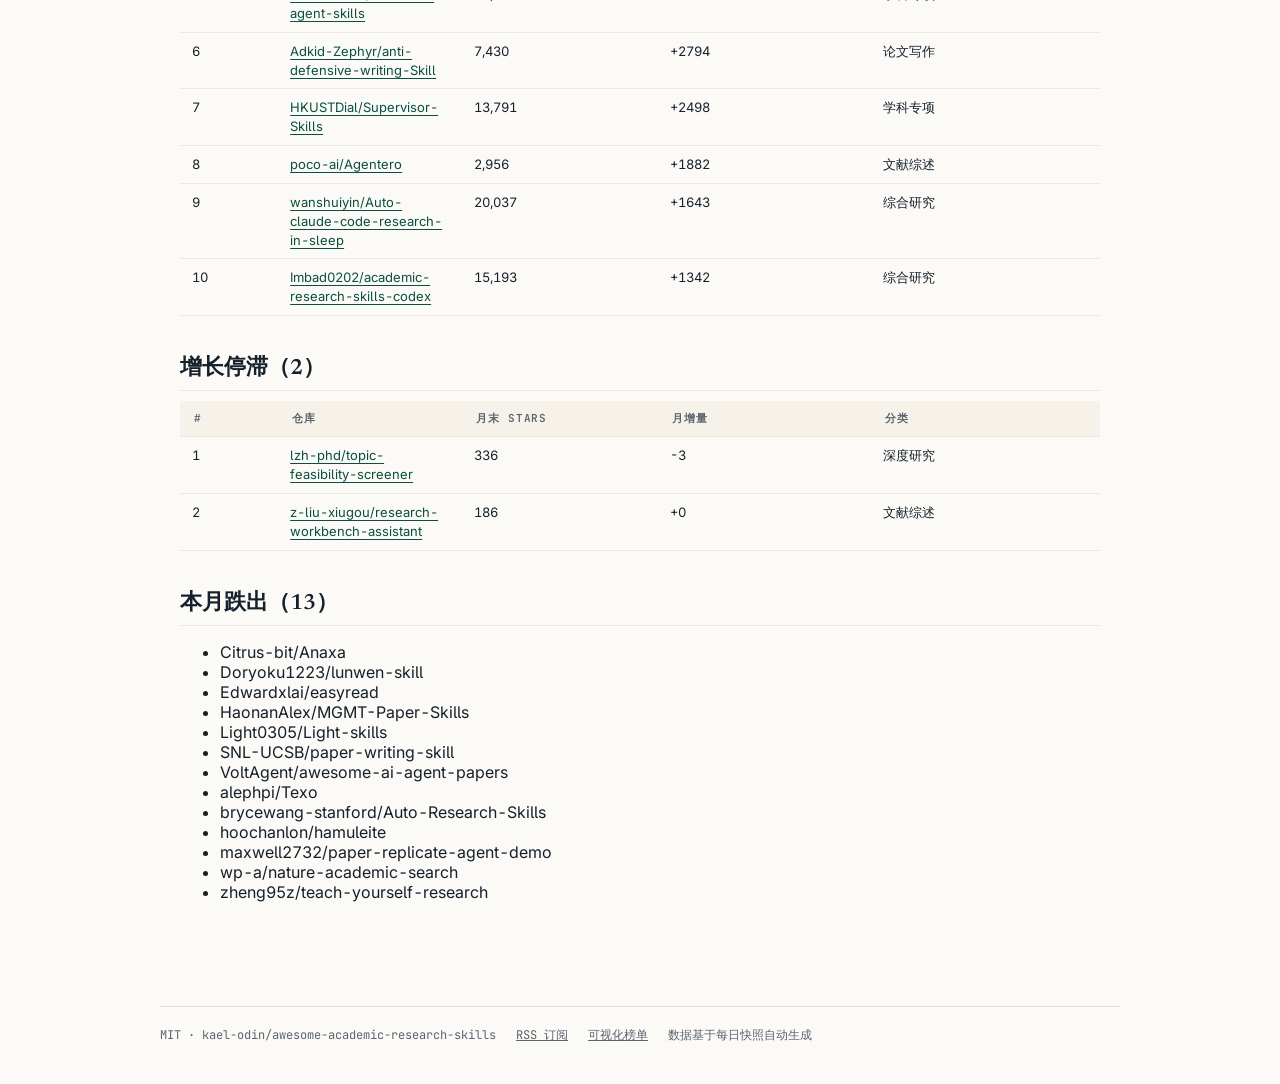
<file: reports/2026-11.html>
<!doctype html>
<html lang="zh-CN">
<head>
<meta charset="utf-8" />
<meta name="viewport" content="width=device-width, initial-scale=1" />
<title>2026-11 月度报告 · Awesome Academic Research Skills</title>
<script>try{var t=localStorage.getItem("ars-theme")||(matchMedia("(prefers-color-scheme: dark)").matches?"dark":"light");document.documentElement.dataset.theme=t;document.documentElement.style.colorScheme=t;}catch(e){}</script>
<link rel="canonical" href="https://kael-odin.github.io/awesome-academic-research-skills/reports/2026-11.html" />
<link rel="preconnect" href="https://fonts.googleapis.com" />
<link rel="preconnect" href="https://fonts.gstatic.com" crossorigin />
<link rel="stylesheet" href="https://fonts.googleapis.com/css2?family=Newsreader:ital,opsz,wght@0,6..72,400;0,6..72,500;0,6..72,600;0,6..72,700;1,6..72,400;1,6..72,500&family=Inter:wght@400;500;600;700;800&family=JetBrains+Mono:wght@400;500;600;700&display=swap" />
<link rel="stylesheet" href="../assets/styles.css" />
</head>
<body>
<header class="report-header">
  <a class="brand" href="../"><span class="brand-mark" aria-hidden="true">ARS</span><span class="brand-text">Academic Research Skills</span></a>
  <div class="report-actions">
    <a href="../">榜单</a>
    <a href="index.html">全部月报</a>
    <button type="button" id="reportTheme" aria-label="切换主题">◐ 主题</button>
  </div>
</header>
<main class="report-main">
<h1>2026-11 月度报告</h1>
<p class="muted">收录 118 个仓库 · 合计 410,627★ · 报告期 2026-11-01 → 2026-11-28</p>
<nav><a href='2026-07.html'>2026-07</a> · <a href='2026-08.html'>2026-08</a> · <a href='2026-09.html'>2026-09</a> · <a href='2026-10.html'>2026-10</a> · <b>2026-11</b></nav>

<h2>本月新收录（16）</h2>
<div class='report-table-wrap'><table class='report-table'><thead><tr><th>#</th><th>仓库</th><th>月末 Stars</th><th>月增量</th><th>分类</th></tr></thead><tbody><tr><td>1</td><td><a href='https://github.com/akfamily/akshare'>akfamily/akshare</a></td><td>23,508</td><td>+244</td><td>学科专项</td></tr><tr><td>2</td><td><a href='https://github.com/blazickjp/arxiv-mcp-server'>blazickjp/arxiv-mcp-server</a></td><td>3,306</td><td>+43</td><td>文献综述</td></tr><tr><td>3</td><td><a href='https://github.com/poco-ai/Agentero'>poco-ai/Agentero</a></td><td>2,956</td><td>+1882</td><td>文献综述</td></tr><tr><td>4</td><td><a href='https://github.com/917Dhj/DeepPaperNote'>917Dhj/DeepPaperNote</a></td><td>1,459</td><td>+127</td><td>文献综述</td></tr><tr><td>5</td><td><a href='https://github.com/Light0305/Light-Science'>Light0305/Light-Science</a></td><td>1,143</td><td>+266</td><td>论文写作</td></tr><tr><td>6</td><td><a href='https://github.com/P1kaj1uu/ChattyPlay-Agent'>P1kaj1uu/ChattyPlay-Agent</a></td><td>1,017</td><td>+36</td><td>论文写作</td></tr><tr><td>7</td><td><a href='https://github.com/Haozhe-Xing/agent_learning'>Haozhe-Xing/agent_learning</a></td><td>823</td><td>+35</td><td>文献综述</td></tr><tr><td>8</td><td><a href='https://github.com/bahayonghang/academic-writing-skills'>bahayonghang/academic-writing-skills</a></td><td>571</td><td>+27</td><td>论文写作</td></tr><tr><td>9</td><td><a href='https://github.com/duyunzhoudyz/dyz-med-paper-skills'>duyunzhoudyz/dyz-med-paper-skills</a></td><td>465</td><td>+320</td><td>学科专项</td></tr><tr><td>10</td><td><a href='https://github.com/brycewang-stanford/Free-Research-Crew'>brycewang-stanford/Free-Research-Crew</a></td><td>272</td><td>+9</td><td>综合研究</td></tr><tr><td>11</td><td><a href='https://github.com/YCC-Lover/research-starter-skills'>YCC-Lover/research-starter-skills</a></td><td>266</td><td>+128</td><td>论文写作</td></tr><tr><td>12</td><td><a href='https://github.com/WildDataX/suppr-mcp'>WildDataX/suppr-mcp</a></td><td>257</td><td>+0</td><td>论文写作</td></tr><tr><td>13</td><td><a href='https://github.com/KalarisLabs/research-agent-skills'>KalarisLabs/research-agent-skills</a></td><td>199</td><td>+42</td><td>综合研究</td></tr><tr><td>14</td><td><a href='https://github.com/huh7i5/AI-prompts-writing'>huh7i5/AI-prompts-writing</a></td><td>161</td><td>+11</td><td>论文写作</td></tr><tr><td>15</td><td><a href='https://github.com/ZehChou/cn-economics-thesis-workflow-skill'>ZehChou/cn-economics-thesis-workflow-skill</a></td><td>101</td><td>+1</td><td>学科专项</td></tr><tr><td>16</td><td><a href='https://github.com/xingtaxueshu/literature-review-skills'>xingtaxueshu/literature-review-skills</a></td><td>100</td><td>+0</td><td>文献综述</td></tr></tbody></table></div>
<h2>月度上升前 10</h2>
<div class='report-table-wrap'><table class='report-table'><thead><tr><th>#</th><th>仓库</th><th>月末 Stars</th><th>月增量</th><th>分类</th></tr></thead><tbody><tr><td>1</td><td><a href='https://github.com/Imbad0202/academic-research-skills'>Imbad0202/academic-research-skills</a></td><td>58,900</td><td>+4087</td><td>论文写作</td></tr><tr><td>2</td><td><a href='https://github.com/Yuan1z0825/nature-skills'>Yuan1z0825/nature-skills</a></td><td>55,369</td><td>+3724</td><td>学科专项</td></tr><tr><td>3</td><td><a href='https://github.com/AIScientists-Dev/academic-humanizer'>AIScientists-Dev/academic-humanizer</a></td><td>6,551</td><td>+3428</td><td>论文写作</td></tr><tr><td>4</td><td><a href='https://github.com/ChenLiu-1996/figures4papers'>ChenLiu-1996/figures4papers</a></td><td>12,623</td><td>+3195</td><td>论文写作</td></tr><tr><td>5</td><td><a href='https://github.com/K-Dense-AI/scientific-agent-skills'>K-Dense-AI/scientific-agent-skills</a></td><td>58,746</td><td>+3155</td><td>学科专项</td></tr><tr><td>6</td><td><a href='https://github.com/Adkid-Zephyr/anti-defensive-writing-Skill'>Adkid-Zephyr/anti-defensive-writing-Skill</a></td><td>7,430</td><td>+2794</td><td>论文写作</td></tr><tr><td>7</td><td><a href='https://github.com/HKUSTDial/Supervisor-Skills'>HKUSTDial/Supervisor-Skills</a></td><td>13,791</td><td>+2498</td><td>学科专项</td></tr><tr><td>8</td><td><a href='https://github.com/poco-ai/Agentero'>poco-ai/Agentero</a></td><td>2,956</td><td>+1882</td><td>文献综述</td></tr><tr><td>9</td><td><a href='https://github.com/wanshuiyin/Auto-claude-code-research-in-sleep'>wanshuiyin/Auto-claude-code-research-in-sleep</a></td><td>20,037</td><td>+1643</td><td>综合研究</td></tr><tr><td>10</td><td><a href='https://github.com/Imbad0202/academic-research-skills-codex'>Imbad0202/academic-research-skills-codex</a></td><td>15,193</td><td>+1342</td><td>综合研究</td></tr></tbody></table></div>
<h2>增长停滞（2）</h2>
<div class='report-table-wrap'><table class='report-table'><thead><tr><th>#</th><th>仓库</th><th>月末 Stars</th><th>月增量</th><th>分类</th></tr></thead><tbody><tr><td>1</td><td><a href='https://github.com/lzh-phd/topic-feasibility-screener'>lzh-phd/topic-feasibility-screener</a></td><td>336</td><td>-3</td><td>深度研究</td></tr><tr><td>2</td><td><a href='https://github.com/z-liu-xiugou/research-workbench-assistant'>z-liu-xiugou/research-workbench-assistant</a></td><td>186</td><td>+0</td><td>文献综述</td></tr></tbody></table></div>
<h2>本月跌出（13）</h2>
<ul><li>Citrus-bit/Anaxa</li><li>Doryoku1223/lunwen-skill</li><li>Edwardxlai/easyread</li><li>HaonanAlex/MGMT-Paper-Skills</li><li>Light0305/Light-skills</li><li>SNL-UCSB/paper-writing-skill</li><li>VoltAgent/awesome-ai-agent-papers</li><li>alephpi/Texo</li><li>brycewang-stanford/Auto-Research-Skills</li><li>hoochanlon/hamuleite</li><li>maxwell2732/paper-replicate-agent-demo</li><li>wp-a/nature-academic-search</li><li>zheng95z/teach-yourself-research</li></ul>
</main>
<footer class="report-footer">
  <span>MIT · kael-odin/awesome-academic-research-skills</span>
  <a href="../feed.xml">RSS 订阅</a>
  <a href="../">可视化榜单</a>
  <span>数据基于每日快照自动生成</span>
</footer>
<script>(function(){var b=document.getElementById('reportTheme');if(!b)return;b.addEventListener('click',function(){var d=document.documentElement;var n=d.dataset.theme==='dark'?'light':'dark';d.dataset.theme=n;d.style.colorScheme=n;try{localStorage.setItem('ars-theme',n);}catch(e){}});})();</script>
</body>
</html>
</file>
<file: assets/styles.css>
/* ============================================================
   Awesome Academic Research Skills — design system
   An editorial / bibliographic take on a research-skill index:
   the page reads like a journal issue's table of contents, with
   proofreader's marks for trend. Serif display for titles, mono
   for data, Inter for UI.
   Tokens → light/dark · components → layout → responsive
   ============================================================ */

:root {
  color-scheme: light;
  /* palette — paper / ink (light, default) */
  --ars-bg: #fbfaf6;
  --ars-bg-tint: #f4f1e9;
  --ars-ink: #14202b;
  --ars-ink-soft: #2c3a47;
  --ars-muted: #5b6470;
  --ars-faint: #666d79;
  --ars-rule: #e3ddd0;
  --ars-rule-soft: #efe9dd;
  --ars-panel: #ffffff;
  --ars-panel-2: #f6f2e9;
  --ars-teal: #0f6e5c;
  --ars-teal-soft: #d9efe7;
  --ars-teal-deep: #0a4f42;
  --ars-ember: #b3552a;
  --ars-ember-text: #8f3f1c;
  --ars-ember-soft: #f6e2d3;
  --ars-gold: #9a7218;
  --ars-shadow-1: 0 2px 10px rgba(20, 32, 43, 0.05);
  --ars-shadow-2: 0 14px 40px rgba(20, 32, 43, 0.10);
  --ars-shadow-hover: 0 20px 50px rgba(20, 32, 43, 0.14);
  --ars-focus: #0f6e5c;
  --ars-fav: #c4860f;

  /* scale */
  --ars-space-1: 4px;
  --ars-space-2: 8px;
  --ars-space-3: 12px;
  --ars-space-4: 16px;
  --ars-space-5: 20px;
  --ars-space-6: 24px;
  --ars-space-7: 32px;
  --ars-space-8: 44px;
  --ars-radius: 8px;
  --ars-radius-sm: 5px;
  --ars-radius-lg: 12px;
  --ars-maxw: 1180px;

  /* type — three roles */
  --ars-font: Inter, ui-sans-serif, system-ui, -apple-system, BlinkMacSystemFont, "Segoe UI", "Microsoft YaHei", sans-serif;
  --ars-serif: "Newsreader", Georgia, "Songti SC", "SimSun", serif;
  --ars-mono: "JetBrains Mono", ui-monospace, "SF Mono", "Cascadia Mono", Menlo, Consolas, monospace;
}

[data-theme="dark"] {
  color-scheme: dark;
  --ars-bg: #14171c;
  --ars-bg-tint: #181c22;
  --ars-ink: #e8e3d6;
  --ars-ink-soft: #d2cfc4;
  --ars-muted: #9a968a;
  --ars-faint: #9d988c;
  --ars-rule: #2a2f37;
  --ars-rule-soft: #20242b;
  --ars-panel: #1a1e25;
  --ars-panel-2: #161a20;
  --ars-teal: #2dd4bf;
  --ars-teal-soft: #0e3a35;
  --ars-teal-deep: #5eead4;
  --ars-ember: #e08a5b;
  --ars-ember-text: var(--ars-ember);
  --ars-ember-soft: #3a2418;
  --ars-gold: #d6a64b;
  --ars-shadow-1: 0 2px 12px rgba(0, 0, 0, 0.30);
  --ars-shadow-2: 0 14px 40px rgba(0, 0, 0, 0.40);
  --ars-shadow-hover: 0 24px 55px rgba(0, 0, 0, 0.50);
  --ars-focus: #2dd4bf;
  --ars-fav: #fbbf24;
}

* { box-sizing: border-box; }

[hidden] { display: none !important; }

/* The theme bootstrap adds this before first paint; the body colour transition
   stays off until assets finish loading, so a stored dark theme never fades
   from paper white on arrival. */
html.preload body { transition: none !important; }

html { scroll-behavior: smooth; }

body {
  margin: 0;
  color: var(--ars-ink);
  background: var(--ars-bg);
  font-family: var(--ars-font);
  font-feature-settings: "tnum" 1, "cv05" 1;
  -webkit-font-smoothing: antialiased;
  text-rendering: optimizeLegibility;
  transition: background-color 0.25s ease, color 0.25s ease;
  /* subtle paper grain via layered radial tints */
  background-image:
    radial-gradient(1200px 600px at 80% -5%, var(--ars-teal-soft), transparent 60%),
    radial-gradient(900px 500px at 0% 0%, var(--ars-ember-soft), transparent 55%);
  background-attachment: fixed;
}

a { color: inherit; }

::selection { background: var(--ars-ember); color: #fff; }

.sr-only {
  position: absolute;
  width: 1px; height: 1px;
  padding: 0; margin: -1px;
  overflow: hidden; clip: rect(0,0,0,0);
  white-space: nowrap; border: 0;
}

.skip-link {
  position: absolute;
  left: 12px; top: -60px;
  background: var(--ars-ink); color: var(--ars-bg);
  padding: 8px 14px; border-radius: var(--ars-radius-sm);
  z-index: 200; transition: top 0.2s;
  font-family: var(--ars-mono); font-size: 12px;
}
.skip-link:focus { top: 12px; }

/* ---------- header / nav ---------- */
.site-header {
  background: linear-gradient(180deg, transparent 0%, var(--ars-bg-tint) 100%);
  border-bottom: 1px solid var(--ars-rule);
}

.nav, .hero, .stat-strip, main, .footer {
  width: min(var(--ars-maxw), calc(100% - 40px));
  margin: 0 auto;
}

.nav {
  min-height: 68px;
  display: flex;
  align-items: center;
  justify-content: space-between;
  gap: 20px;
}

.brand {
  display: inline-flex; align-items: baseline; gap: 10px;
  text-decoration: none; font-weight: 700;
}
.brand-mark {
  display: grid; place-items: center;
  width: 34px; height: 34px;
  border-radius: var(--ars-radius-sm);
  color: var(--ars-bg);
  background: var(--ars-ink);
  font-family: var(--ars-mono); font-size: 12px; font-weight: 700;
  letter-spacing: 0.02em;
}
.brand-text {
  font-family: var(--ars-serif);
  font-size: 19px; font-weight: 600;
  font-style: italic;
  color: var(--ars-ink);
}

.nav-actions { display: flex; align-items: center; gap: 10px; }

/* segmented control */
.seg {
  display: inline-flex;
  border: 1px solid var(--ars-rule);
  border-radius: var(--ars-radius-sm);
  overflow: hidden;
  background: var(--ars-panel);
}
.seg button {
  border: 0; background: transparent;
  color: var(--ars-muted);
  min-height: 36px; padding: 0 12px;
  font-family: var(--ars-mono); font-size: 12px; font-weight: 600;
  cursor: pointer; transition: background 0.15s, color 0.15s;
}
.seg button + button { border-left: 1px solid var(--ars-rule); }
.seg button.active { background: var(--ars-ink); color: var(--ars-bg); }
.seg-view { width: max-content; padding: 0; }
.seg-view button { min-height: 40px; min-width: 44px; }

.icon-button, .lang-button, .github-link, .data-link, .fav-toggle {
  border: 1px solid var(--ars-rule);
  background: var(--ars-panel);
  color: var(--ars-ink);
  min-height: 36px;
  border-radius: var(--ars-radius-sm);
  padding: 0 12px;
  text-decoration: none;
  display: inline-flex; align-items: center; justify-content: center;
  gap: 6px;
  cursor: pointer;
  font-family: var(--ars-mono); font-size: 12px; font-weight: 600;
  transition: transform 0.15s, box-shadow 0.15s, border-color 0.15s;
}
.icon-button { min-width: 36px; padding: 0; font-size: 15px; }
.icon-button:hover, .lang-button:hover, .github-link:hover,
.data-link:hover, .fav-toggle:hover {
  transform: translateY(-1px);
  box-shadow: var(--ars-shadow-1);
  border-color: var(--ars-teal);
}
.lang-button.active {
  background: var(--ars-ink); color: var(--ars-bg); border-color: var(--ars-ink);
}
[data-theme="dark"] .lang-button.active { background: var(--ars-teal); color: #06120f; border-color: var(--ars-teal); }

.fav-toggle[aria-pressed="true"] {
  background: var(--ars-fav); color: #1a1205; border-color: var(--ars-fav);
}
.fav-count {
  display: inline-grid; place-items: center;
  min-width: 18px; height: 18px; padding: 0 5px;
  border-radius: 9px; font-size: 11px; font-weight: 700;
  background: var(--ars-rule-soft); color: var(--ars-ink);
}
.fav-toggle[aria-pressed="true"] .fav-count { background: rgba(0,0,0,0.18); color: inherit; }

/* ---------- hero — journal masthead ---------- */
.hero {
  min-height: 360px;
  display: grid;
  grid-template-columns: minmax(0, 1.4fr) minmax(300px, 0.6fr);
  gap: 48px;
  align-items: center;
  padding: 56px 0 52px;
}

.masthead-eyebrow {
  display: flex; align-items: center; gap: 10px;
  font-family: var(--ars-mono); font-size: 11px;
  letter-spacing: 0.12em; text-transform: uppercase;
  color: var(--ars-muted);
  margin-bottom: 22px;
}
.masthead-eyebrow .vol { color: var(--ars-ember-text); font-weight: 700; }
.masthead-eyebrow .sep { color: var(--ars-faint); }

.hero h1 {
  margin: 0;
  font-family: var(--ars-serif);
  font-size: clamp(40px, 6.5vw, 72px);
  line-height: 1.02; letter-spacing: -0.015em;
  font-weight: 600;
  color: var(--ars-ink);
}
.hero h1 em {
  font-style: italic; font-weight: 500;
  color: var(--ars-teal);
}
.hero p {
  margin: 22px 0 0; max-width: 640px;
  color: var(--ars-ink-soft); font-size: 17px; line-height: 1.7;
}
.hero p.hero-hint {
  margin-top: 16px; color: var(--ars-faint); font-size: 12px; line-height: 1.5;
  font-family: var(--ars-mono);
}
.hero p.hero-hint b { color: var(--ars-ember-text); font-weight: 700; }

/* "In this issue" panel — a table-of-contents */
.hero-panel {
  background: var(--ars-panel);
  border: 1px solid var(--ars-rule);
  box-shadow: var(--ars-shadow-2);
  border-radius: var(--ars-radius);
  padding: 24px 22px 20px;
}
.hero-panel .toc-title {
  font-family: var(--ars-mono); font-size: 11px;
  letter-spacing: 0.14em; text-transform: uppercase;
  color: var(--ars-ember); font-weight: 700;
  margin-bottom: 14px;
}
.toc-list { display: grid; gap: 2px; }
.toc-row {
  display: flex; align-items: baseline; gap: 8px;
  font-family: var(--ars-serif); font-size: 15px;
  padding: 7px 6px;
  margin: 0 -6px;
  border-radius: var(--ars-radius-sm);
  border-bottom: 1px dotted var(--ars-rule);
  cursor: pointer;
  transition: background 0.15s, color 0.15s;
}
.toc-row:hover, .toc-row.active {
  background: var(--ars-panel-2);
}
.toc-row.active .name, .toc-row.active .count {
  color: var(--ars-teal); font-weight: 700;
}
.toc-row:last-child { border-bottom: 0; }
.toc-row .num {
  font-family: var(--ars-mono); font-size: 11px;
  color: var(--ars-faint); font-weight: 600;
  min-width: 22px;
}
.toc-row .name { color: var(--ars-ink); flex: 1; }
.toc-row .leader {
  flex: 1; border-bottom: 1px dotted var(--ars-rule);
  margin: 0 4px; transform: translateY(-3px);
}
.toc-row .count {
  font-family: var(--ars-mono); font-size: 13px;
  color: var(--ars-ink-soft); font-weight: 600;
  font-variant-numeric: tabular-nums;
}
.toc-foot {
  margin-top: 16px; padding-top: 14px;
  border-top: 1px solid var(--ars-rule);
  display: flex; justify-content: space-between; gap: 12px;
  font-family: var(--ars-mono); font-size: 11px;
  color: var(--ars-muted);
}
.toc-foot b { color: var(--ars-ink); font-weight: 700; }

/* ---------- stat strip ---------- */
.stat-strip {
  display: grid;
  grid-template-columns: repeat(auto-fit, minmax(160px, 1fr));
  gap: 10px;
  padding-bottom: 8px;
}
.stat-card {
  background: var(--ars-panel);
  border: 1px solid var(--ars-rule);
  border-radius: var(--ars-radius-sm);
  padding: 14px 16px;
  box-shadow: var(--ars-shadow-1);
}
.stat-card .sv {
  font-family: var(--ars-mono); font-size: 22px; font-weight: 700;
  font-variant-numeric: tabular-nums; color: var(--ars-ink);
}
.stat-card .sv small { font-size: 12px; color: var(--ars-muted); font-weight: 500; }
.stat-card .sl {
  color: var(--ars-muted); font-size: 11px; margin-top: 3px;
  font-family: var(--ars-mono); letter-spacing: 0.04em;
  text-transform: uppercase;
}
.stat-card-interactive {
  cursor: pointer;
  transition: transform 0.15s, border-color 0.15s, box-shadow 0.15s;
}
.stat-card-interactive:hover {
  transform: translateY(-1px);
  border-color: var(--ars-teal);
  box-shadow: var(--ars-shadow-2);
}
.hot-delta {
  color: var(--ars-ember) !important;
  font-weight: 700 !important;
}
.cat-bar { display: grid; gap: 4px; }
.cat-bar-row {
  display: flex; align-items: center; gap: 8px; font-size: 11px; color: var(--ars-muted);
  cursor: pointer; border-radius: 3px; padding: 1px 3px; margin: 0 -3px;
  transition: background 0.12s, color 0.12s;
}
.cat-bar-row:hover { background: var(--ars-panel-2); color: var(--ars-ink); }
.cat-bar-track { flex: 1; height: 4px; border-radius: 2px; background: var(--ars-rule-soft); overflow: hidden; }
.cat-bar-fill { height: 100%; border-radius: 2px; background: var(--ars-teal); }
.cat-bar-row b { color: var(--ars-ink); font-weight: 700; font-family: var(--ars-mono); }

/* ---------- controls ---------- */
.controls {
  display: grid;
  grid-template-columns: minmax(200px, 1fr) 170px 170px 150px auto auto;
  gap: 10px;
  margin-bottom: 18px;
  align-items: end;
}
.search-field, .select-field {
  display: grid; gap: 5px;
  color: var(--ars-muted);
  font-family: var(--ars-mono); font-size: 11px; font-weight: 600;
  letter-spacing: 0.06em; text-transform: uppercase;
}
input, select {
  width: 100%; min-height: 40px;
  border: 1px solid var(--ars-rule);
  border-radius: var(--ars-radius-sm);
  background: var(--ars-panel);
  color: var(--ars-ink);
  padding: 0 12px; outline: none;
  font-family: var(--ars-font); font-size: 14px;
  transition: border-color 0.15s, box-shadow 0.15s;
}
input:focus, select:focus, button:focus-visible, a:focus-visible {
  outline: 3px solid var(--ars-focus);
  outline-offset: 2px;
}
input:focus, select:focus { border-color: var(--ars-teal); }

/* ---------- category strip ---------- */
.category-strip {
  display: grid;
  grid-template-columns: repeat(auto-fit, minmax(120px, 1fr));
  gap: 8px;
  margin: 16px 0;
}
.category-card {
  text-align: left;
  background: var(--ars-panel);
  border: 1px solid var(--ars-rule);
  border-radius: var(--ars-radius-sm);
  padding: 12px 14px;
  cursor: pointer;
  transition: transform 0.15s, box-shadow 0.15s, border-color 0.15s;
}
.category-card:hover { transform: translateY(-1px); box-shadow: var(--ars-shadow-1); border-color: var(--ars-teal); }
.category-card.active { border-color: var(--ars-teal); box-shadow: 0 0 0 2px var(--ars-focus); }
.category-card strong {
  display: block; font-family: var(--ars-mono); font-size: 20px;
  font-variant-numeric: tabular-nums; font-weight: 700;
}
.category-card span {
  display: block; margin-top: 3px; color: var(--ars-muted);
  font-size: 12px; line-height: 1.35;
  font-family: var(--ars-serif); font-style: italic;
}

/* ---------- table — bibliography entries ---------- */
.table-section, .method-section {
  background: var(--ars-panel);
  border: 1px solid var(--ars-rule);
  border-radius: var(--ars-radius);
  box-shadow: var(--ars-shadow-1);
}
.table-header {
  display: flex; align-items: flex-end; justify-content: space-between;
  gap: 20px; padding: 22px 24px 18px; border-bottom: 1px solid var(--ars-rule);
}
.table-header h2 {
  margin: 0; font-family: var(--ars-serif); font-size: 26px; font-weight: 600;
}
.table-header p, .method-section p {
  margin: 8px 0 0; color: var(--ars-muted); line-height: 1.7; font-size: 14px;
}
.table-actions { display: flex; gap: 8px; flex-wrap: wrap; }

.table-wrap { padding: 0 8px; overflow-x: auto; }
.table-wrap.table-mode {
  max-height: calc(100vh - 180px);
  overflow: auto;
}
table {
  width: 100%; min-width: 1020px; border-collapse: collapse; table-layout: fixed;
}
th, td { padding: 10px 14px; border-bottom: 1px solid var(--ars-rule-soft); text-align: left; vertical-align: top; }
th {
  color: var(--ars-muted); background: var(--ars-panel-2);
  font-family: var(--ars-mono); font-size: 11px; font-weight: 600;
  text-transform: uppercase; letter-spacing: 0.08em;
  position: sticky; top: 0; z-index: 3;
}
th:nth-child(1), td:nth-child(1) { width: 48px; }
th:nth-child(2), td:nth-child(2) { width: 20%; }
th:nth-child(3), td:nth-child(3) { width: 96px; }
th:nth-child(4), td:nth-child(4) { width: 104px; }
th:nth-child(5), td:nth-child(5) { width: 112px; }
th:nth-child(6), td:nth-child(6) { width: 88px; }
th:nth-child(8), td:nth-child(8) { width: 92px; white-space: nowrap; }
th:nth-child(9), td:nth-child(9) { width: 72px; }
td { font-size: 14px; line-height: 1.45; }

tbody tr { cursor: pointer; transition: background 0.12s; }
tbody tr:hover, tbody tr:focus-within { background: var(--ars-panel-2); }
.rank-cell {
  font-family: var(--ars-mono); font-weight: 700; color: var(--ars-faint);
  font-variant-numeric: tabular-nums; font-size: 13px;
}
tbody tr:nth-child(-n+3) .rank-cell { color: var(--ars-ember); }
.repo-cell a {
  font-family: var(--ars-serif); font-size: 15px; font-weight: 600;
  text-decoration: none; color: var(--ars-ink);
}
.repo-cell a:hover { color: var(--ars-teal); }
.repo-meta {
  display: block; color: var(--ars-faint); margin-top: 4px;
  font-family: var(--ars-mono); font-size: 11px;
  white-space: nowrap; overflow: hidden; text-overflow: ellipsis;
}
.stars {
  font-family: var(--ars-mono); font-weight: 700; white-space: nowrap;
  font-variant-numeric: tabular-nums; color: var(--ars-ink);
}
.delta-chip {
  display: inline-block; margin-left: 4px; font-size: 11px;
  color: var(--ars-ember); font-weight: 700;
  font-variant-numeric: tabular-nums;
}

.spark-cell { width: 110px; min-width: 90px; }
.spark-cell svg { display: block; width: 100%; height: 28px; }

/* proofreader's mark for trend — the signature element */
.trend-mark {
  display: inline-flex; align-items: center; gap: 6px;
  font-family: var(--ars-mono); font-size: 12px; font-weight: 600;
  white-space: nowrap;
}
.trend-mark .glyph {
  display: inline-grid; place-items: center;
  width: 20px; height: 20px;
  font-family: var(--ars-serif); font-size: 18px; font-weight: 700;
  line-height: 1;
}
.trend-mark.hot .glyph { color: var(--ars-ember); }
.trend-mark.hot .label { color: var(--ars-ember); }
.trend-mark.rising .glyph { color: var(--ars-teal); }
.trend-mark.rising .label { color: var(--ars-teal); }
.trend-mark.steady .glyph { color: var(--ars-faint); }
.trend-mark.steady .label { color: var(--ars-muted); }

.category-pill {
  display: inline-flex; align-items: center;
  min-height: 24px; border-radius: 4px;
  padding: 0 8px;
  font-family: var(--ars-serif); font-style: italic;
  font-size: 12px; font-weight: 500; white-space: nowrap;
  color: var(--ars-teal-deep);
  background: var(--ars-teal-soft);
}
[data-theme="dark"] .category-pill { color: var(--ars-teal); }
.description-cell {
  max-width: none; color: var(--ars-ink-soft); font-size: 13px;
  display: -webkit-box; -webkit-line-clamp: 2; -webkit-box-orient: vertical;
  overflow: hidden;
}

.fav-star {
  appearance: none; border: 0; background: transparent;
  color: var(--ars-faint); font-size: 17px; cursor: pointer;
  transition: transform 0.15s, color 0.15s; padding: 2px 4px;
}
.fav-star:hover { transform: scale(1.2); color: var(--ars-fav); }
.fav-star.on { color: var(--ars-fav); }

/* ---------- card view ---------- */
.card-grid {
  display: grid;
  grid-template-columns: repeat(auto-fill, minmax(290px, 1fr));
  gap: 14px;
  padding: 16px 8px;
}
.repo-card {
  background: var(--ars-panel);
  border: 1px solid var(--ars-rule);
  border-radius: var(--ars-radius);
  padding: 18px;
  box-shadow: var(--ars-shadow-1);
  cursor: pointer;
  transition: transform 0.18s, box-shadow 0.18s, border-color 0.18s;
  display: flex; flex-direction: column; gap: 12px;
  animation: fade-up 0.35s ease both;
}
.repo-card:hover { transform: translateY(-3px); box-shadow: var(--ars-shadow-hover); border-color: var(--ars-teal); }
.card-top { display: flex; align-items: flex-start; justify-content: space-between; gap: 10px; }
.card-rank {
  display: inline-grid; place-items: center;
  min-width: 30px; height: 30px; padding: 0 8px;
  border-radius: 5px;
  font-family: var(--ars-mono); font-weight: 700; font-size: 13px;
  color: var(--ars-bg);
  background: var(--ars-ink);
  font-variant-numeric: tabular-nums;
}
.card-rank.gold { background: var(--ars-ember); }
.card-name {
  font-family: var(--ars-serif); font-weight: 600; font-size: 16px;
  text-decoration: none; word-break: break-word; color: var(--ars-ink);
  line-height: 1.3;
}
.card-name:hover { color: var(--ars-teal); }
.card-stars {
  font-family: var(--ars-mono); font-size: 22px; font-weight: 700;
  font-variant-numeric: tabular-nums;
}
.card-stars small { font-size: 12px; color: var(--ars-muted); font-weight: 500; }
.card-pills { display: flex; flex-wrap: wrap; gap: 6px; align-items: center; }
.card-desc { color: var(--ars-ink-soft); font-size: 13px; line-height: 1.55; flex: 1; }
.card-spark { width: 100%; height: 32px; }
.card-meta {
  display: flex; justify-content: space-between; gap: 8px;
  color: var(--ars-faint); font-size: 11px;
  font-family: var(--ars-mono);
  border-top: 1px dotted var(--ars-rule); padding-top: 10px;
}

.empty-state {
  padding: 40px 24px; color: var(--ars-muted); text-align: center;
  font-family: var(--ars-serif); font-style: italic; font-size: 16px;
}

/* ---------- pagination ---------- */
.pagination {
  display: flex; align-items: center; justify-content: center; gap: 6px;
  flex-wrap: wrap; padding: 16px 24px 20px;
  border-top: 1px solid var(--ars-rule-soft);
}
.page-btn {
  min-height: 34px; min-width: 34px; padding: 0 10px;
  border: 1px solid var(--ars-rule); border-radius: var(--ars-radius-sm);
  background: var(--ars-panel); color: var(--ars-ink-soft);
  font-family: var(--ars-mono); font-size: 12px; font-weight: 600;
  cursor: pointer; transition: border-color 0.15s, color 0.15s, background 0.15s;
}
.page-btn:hover:not(:disabled) { border-color: var(--ars-teal); color: var(--ars-teal); }
.page-btn.active {
  background: var(--ars-ink); color: var(--ars-bg); border-color: var(--ars-ink);
}
.page-btn:disabled { opacity: 0.4; cursor: default; }
.page-gap { color: var(--ars-faint); font-family: var(--ars-mono); padding: 0 2px; }
.page-status {
  margin-left: 8px; font-family: var(--ars-mono); font-size: 11px;
  color: var(--ars-muted); font-variant-numeric: tabular-nums;
}
.page-size {
  display: inline-flex; align-items: center; gap: 6px;
  margin-right: 8px; font-family: var(--ars-mono);
  font-size: 11px; color: var(--ars-muted);
}
.page-size select {
  width: auto; min-height: 32px; padding: 0 8px;
  font-family: var(--ars-mono); font-size: 12px;
}

.muted { color: var(--ars-muted); }

body.modal-open { overflow: hidden; }

/* ---------- method ---------- */
.method-section {
  margin-top: 22px; padding: 26px 24px;
  display: grid;
  grid-template-columns: minmax(0, 0.85fr) minmax(280px, 1fr);
  gap: 28px;
}
.method-section h2 { font-family: var(--ars-serif); font-weight: 600; }
.method-grid { display: grid; grid-template-columns: repeat(3, minmax(0, 1fr)); gap: 12px; }
.method-grid div {
  border: 1px solid var(--ars-rule); border-radius: var(--ars-radius-sm); padding: 16px;
}
.method-grid strong {
  display: block; font-family: var(--ars-serif); font-size: 16px;
  font-style: italic; color: var(--ars-teal);
}
.method-grid span { display: block; margin-top: 8px; color: var(--ars-muted); font-size: 13px; line-height: 1.5; }

/* ---------- drawer ---------- */
.drawer {
  position: fixed; inset: 0; z-index: 120;
  display: flex; justify-content: flex-end;
  visibility: hidden;
}
.drawer.open { visibility: visible; }
.drawer-scrim {
  position: absolute; inset: 0; z-index: 1;
  background: rgba(10, 16, 26, 0.55);
  opacity: 0; transition: opacity 0.25s ease;
  backdrop-filter: blur(2px);
}
.drawer.open .drawer-scrim { opacity: 1; }
.drawer-inner {
  position: relative; z-index: 2;
  width: min(480px, 100%);
  height: 100%;
  background: var(--ars-panel);
  border-left: 1px solid var(--ars-rule);
  box-shadow: var(--ars-shadow-2);
  display: flex; flex-direction: column;
  transform: translateX(100%);
  transition: transform 0.28s cubic-bezier(0.22, 0.61, 0.36, 1);
  overflow: hidden;
}
.drawer.open .drawer-inner { transform: translateX(0); }
.drawer-head {
  display: flex; align-items: flex-start; justify-content: space-between;
  gap: 12px; padding: 22px 24px 18px; border-bottom: 1px solid var(--ars-rule);
}
.drawer-head .eyebrow {
  font-family: var(--ars-mono); font-size: 10px;
  letter-spacing: 0.14em; text-transform: uppercase;
  color: var(--ars-ember); font-weight: 700; margin-bottom: 6px;
}
.drawer-head h3 {
  margin: 0; font-family: var(--ars-serif); font-size: 22px;
  line-height: 1.3; word-break: break-word; font-weight: 600; color: var(--ars-ink);
}
.drawer-body { padding: 22px 24px; overflow-y: auto; flex: 1; }
.drawer-foot {
  padding: 14px 24px; border-top: 1px solid var(--ars-rule);
  display: flex; gap: 8px; flex-wrap: wrap;
}
.drawer-field { margin-bottom: 18px; }
.drawer-field .lbl {
  color: var(--ars-ember); font-size: 11px;
  font-family: var(--ars-mono); font-weight: 700;
  letter-spacing: 0.1em; text-transform: uppercase; margin-bottom: 6px;
}
.drawer-field .val {
  color: var(--ars-ink); font-size: 14px; line-height: 1.65; word-break: break-word;
}
.drawer-field .val.serif { font-family: var(--ars-serif); font-size: 15px; }
.drawer-topics { display: flex; flex-wrap: wrap; gap: 5px; }
.topic-chip {
  font-family: var(--ars-mono); font-size: 11px;
  padding: 3px 8px; border-radius: 4px;
  background: var(--ars-panel-2); border: 1px solid var(--ars-rule);
  color: var(--ars-ink-soft);
}
.sig-list { display: flex; flex-wrap: wrap; gap: 4px; }
.sig-tag {
  font-family: var(--ars-mono); font-size: 11px;
  padding: 2px 7px; border-radius: 3px;
  background: var(--ars-rule-soft); color: var(--ars-muted);
}
.agent-chips { display: flex; flex-wrap: wrap; gap: 5px; }
.agent-chip {
  font-family: var(--ars-mono); font-size: 11px; font-weight: 600;
  padding: 3px 8px; border-radius: 4px;
  color: var(--ars-teal-deep); background: var(--ars-teal-soft);
  border: 1px solid var(--ars-teal-soft);
}
[data-theme="dark"] .agent-chip { color: var(--ars-teal); }
.stat-row { display: grid; grid-template-columns: repeat(auto-fit, minmax(88px, 1fr)); gap: 8px; margin-bottom: 18px; }
.stat-row .sb {
  background: var(--ars-panel-2); border: 1px solid var(--ars-rule-soft);
  border-radius: var(--ars-radius-sm); padding: 12px 10px; text-align: center;
}
.stat-row .sb .n {
  font-family: var(--ars-mono); font-size: 18px; font-weight: 700;
  font-variant-numeric: tabular-nums; color: var(--ars-ink);
}
.stat-row .sb .k {
  font-family: var(--ars-mono); font-size: 10px; color: var(--ars-muted);
  letter-spacing: 0.06em; text-transform: uppercase; margin-top: 3px;
}
.drawer-divider {
  border: 0; border-top: 1px dotted var(--ars-rule);
  margin: 18px 0;
}

/* ---------- footer ---------- */
.footer {
  display: flex; justify-content: space-between; gap: 20px;
  padding: 28px 0 40px; color: var(--ars-muted); font-size: 12px;
  font-family: var(--ars-mono);
  border-top: 1px solid var(--ars-rule); margin-top: 24px;
}

/* ---------- toast (for copy-markdown feedback) ---------- */
.toast {
  position: fixed; left: 50%; bottom: 32px; transform: translateX(-50%) translateY(20px);
  background: var(--ars-ink); color: var(--ars-bg);
  padding: 12px 20px; border-radius: var(--ars-radius-sm);
  font-family: var(--ars-mono); font-size: 13px; font-weight: 600;
  box-shadow: var(--ars-shadow-2); z-index: 300;
  opacity: 0; transition: opacity 0.25s, transform 0.25s;
  pointer-events: none;
}
.toast.show { opacity: 1; transform: translateX(-50%) translateY(0); }

/* ---------- quality badges (skills count / citation check / stale) ---------- */
.repo-badges { display: inline-flex; gap: 6px; flex-wrap: wrap; margin-left: 8px; vertical-align: middle; }
.mini-badge {
  display: inline-block; padding: 1px 7px; border-radius: 999px;
  font-family: var(--ars-font); font-size: 11px; font-weight: 600; line-height: 1.6;
  border: 1px solid var(--ars-rule);
}
.mini-badge.skills { color: var(--ars-muted); background: var(--ars-panel-2); }
.mini-badge.cite { color: var(--ars-teal-deep); background: var(--ars-teal-soft); border-color: transparent; }
.mini-badge.stale { color: var(--ars-ember-text); background: var(--ars-ember-soft); border-color: transparent; }

/* ---------- row / card action buttons ---------- */
.row-actions { white-space: nowrap; }
.row-actions .fav-star, .card-actions .fav-star { margin-right: 6px; }
.cmp-btn {
  background: none; border: 1px solid var(--ars-rule); border-radius: var(--ars-radius-sm);
  color: var(--ars-faint); cursor: pointer; font-size: 13px; line-height: 1;
  padding: 4px 7px; transition: color 0.15s, border-color 0.15s, background 0.15s;
}
.cmp-btn:hover { color: var(--ars-teal); border-color: var(--ars-teal); }
.cmp-btn.on { color: var(--ars-panel); background: var(--ars-teal); border-color: var(--ars-teal); }
.card-actions { display: inline-flex; align-items: center; gap: 6px; }

/* ---------- compare tray ---------- */
.compare-tray {
  position: fixed; left: 50%; bottom: 18px; transform: translateX(-50%);
  display: flex; align-items: center; gap: 12px;
  background: var(--ars-panel); border: 1px solid var(--ars-rule);
  border-radius: 999px; box-shadow: var(--ars-shadow-2);
  padding: 8px 16px; z-index: 260; max-width: min(92vw, 720px);
}
.compare-tray .ct-label { font-weight: 700; font-size: 13px; color: var(--ars-teal-deep); }
.compare-tray .ct-chips {
  font-family: var(--ars-mono); font-size: 12px; color: var(--ars-ink-soft);
  overflow: hidden; text-overflow: ellipsis; white-space: nowrap;
}
.compare-tray .ct-actions { display: inline-flex; gap: 4px; }
.compare-tray .data-link { cursor: pointer; }

/* ---------- compare modal ---------- */
.modal { position: fixed; inset: 0; z-index: 320; }
.modal-scrim { position: absolute; inset: 0; background: rgba(10, 14, 20, 0.55); opacity: 0; transition: opacity 0.2s; }
.modal-inner {
  position: relative; margin: 6vh auto 0; width: min(92vw, 720px);
  background: var(--ars-panel); border: 1px solid var(--ars-rule);
  border-radius: var(--ars-radius-lg); box-shadow: var(--ars-shadow-2);
  padding: 22px 24px 26px; opacity: 0; transform: translateY(10px);
  transition: opacity 0.2s, transform 0.2s;
}
.modal.open .modal-scrim { opacity: 1; }
.modal.open .modal-inner { opacity: 1; transform: translateY(0); }
.modal-head { display: flex; align-items: center; justify-content: space-between; gap: 12px; }
.modal-head h3 { margin: 0; font-family: var(--ars-serif); font-size: 24px; color: var(--ars-ink); }
.modal-hint { color: var(--ars-muted); font-size: 13px; margin: 6px 0 14px; }
.table-title-row {
  display: flex; align-items: baseline; gap: 12px; flex-wrap: wrap;
}
.result-count {
  font-family: var(--ars-mono); font-size: 12px; font-weight: 600;
  color: var(--ars-teal-deep); background: var(--ars-teal-soft);
  padding: 2px 9px; border-radius: 999px;
}
[data-theme="dark"] .result-count { color: var(--ars-teal); }
.quick-filter-bar {
  display: flex; align-items: center; gap: 8px; flex-wrap: wrap;
  padding: 10px 24px; border-bottom: 1px solid var(--ars-rule-soft);
  background: var(--ars-panel-2);
}
.qf-chip {
  border: 1px solid var(--ars-rule); background: var(--ars-panel);
  color: var(--ars-ink-soft); border-radius: 999px;
  padding: 4px 12px; font-family: var(--ars-mono); font-size: 11.5px; font-weight: 600;
  cursor: pointer; transition: border-color 0.15s, background 0.15s, color 0.15s, transform 0.15s;
}
.qf-chip:hover { border-color: var(--ars-teal); transform: translateY(-1px); }
.qf-chip.active {
  background: var(--ars-teal); color: #ffffff; border-color: var(--ars-teal);
}
[data-theme="dark"] .qf-chip.active { color: #051613; }
.qf-chip.qf-reset {
  border-color: var(--ars-ember); color: var(--ars-ember); background: transparent;
}
.qf-chip.qf-reset:hover { background: var(--ars-ember-soft); }
.drawer-spark-box {
  background: var(--ars-panel-2); border: 1px solid var(--ars-rule-soft);
  border-radius: var(--ars-radius-sm); padding: 10px 12px 8px;
}
.drawer-spark-box svg { display: block; width: 100%; height: 56px; }
.drawer-spark-meta {
  display: flex; justify-content: space-between; align-items: center;
  margin-top: 6px; font-family: var(--ars-mono); font-size: 11px; color: var(--ars-muted);
}
.drawer-spark-meta b { color: var(--ars-teal); }
.report-table-wrap { overflow-x: auto; margin-bottom: 20px; }
.report-table { min-width: 560px; }
.cmp-legend-row { display: flex; flex-wrap: wrap; gap: 14px; margin-top: 10px; }
.cmp-legend b { font-family: var(--ars-mono); font-size: 11.5px; color: var(--ars-ink); margin-left: 2px; }
.cmp-legend { display: inline-flex; align-items: center; gap: 6px; font-size: 12.5px; color: var(--ars-ink-soft); }
.cmp-legend i { width: 14px; height: 3px; border-radius: 2px; display: inline-block; }

/* ---------- report pages (journal chrome) ---------- */
.report-header {
  width: min(960px, calc(100% - 40px));
  margin: 0 auto;
  display: flex; align-items: center; justify-content: space-between;
  gap: 16px; padding: 16px 0;
  border-bottom: 1px solid var(--ars-rule);
}
.report-header .brand { display: inline-flex; align-items: center; gap: 10px; text-decoration: none; }
.report-header .brand-text { font-family: var(--ars-serif); font-style: italic; font-size: 17px; font-weight: 600; color: var(--ars-ink); }
.report-header .report-actions { display: flex; align-items: center; gap: 8px; }
.report-header a, .report-header button {
  font-family: var(--ars-mono); font-size: 12px; font-weight: 600;
  border: 1px solid var(--ars-rule); border-radius: var(--ars-radius-sm);
  background: var(--ars-panel); color: var(--ars-ink);
  padding: 6px 12px; text-decoration: none; cursor: pointer;
}
.report-header a:hover, .report-header button:hover { border-color: var(--ars-teal); }
.report-main {
  max-width: 960px; margin: 0 auto; padding: 36px 20px 64px;
}
.report-main h1 {
  font-family: var(--ars-serif); font-weight: 600;
  font-size: clamp(30px, 5vw, 46px); line-height: 1.1;
  margin: 14px 0 8px; letter-spacing: -0.01em;
}
.report-main h2 {
  font-family: var(--ars-serif); font-weight: 600; font-size: 22px;
  margin: 36px 0 10px; padding-bottom: 8px;
  border-bottom: 1px solid var(--ars-rule-soft);
}
.report-main p { line-height: 1.7; }
.report-main nav { font-family: var(--ars-mono); font-size: 12px; color: var(--ars-muted); margin: 10px 0 4px; }
.report-main nav a { color: var(--ars-teal); }
.report-table { min-width: 560px; }
.report-table th { position: static; font-size: 11px; }
.report-table td { font-size: 13px; padding: 9px 12px; }
.report-table td a { color: var(--ars-teal-deep); text-underline-offset: 3px; }
[data-theme="dark"] .report-table td a { color: var(--ars-teal); }
.report-footer {
  width: min(960px, calc(100% - 40px));
  margin: 24px auto 0; padding: 20px 0 40px;
  border-top: 1px solid var(--ars-rule);
  display: flex; gap: 20px; flex-wrap: wrap;
  font-family: var(--ars-mono); font-size: 12px; color: var(--ars-muted);
}
.report-footer a { color: var(--ars-muted); }
.report-footer a:hover { color: var(--ars-teal); }

@keyframes fade-up {
  from { opacity: 0; transform: translateY(8px); }
  to { opacity: 1; transform: translateY(0); }
}
@media (prefers-reduced-motion: reduce) {
  *, *::before, *::after {
    animation-duration: 0.01ms !important;
    animation-iteration-count: 1 !important;
    transition-duration: 0.01ms !important;
    scroll-behavior: auto !important;
  }
}

/* ---------- responsive ---------- */
@media (max-width: 1040px) {
  .controls { grid-template-columns: 1fr 1fr 1fr; }
  .seg-view, .fav-toggle { grid-column: span 1; }
}
@media (max-width: 860px) {
  .hero { grid-template-columns: 1fr; gap: 28px; padding: 40px 0 36px; }
}
@media (max-width: 760px) {
  .method-section { grid-template-columns: 1fr; }
  .controls { grid-template-columns: 1fr 1fr; }
  .hero-panel { display: none; }
  .hero { min-height: 0; padding: 34px 0 30px; }
  .stat-strip { grid-template-columns: repeat(2, minmax(0, 1fr)); }
  /* The mix card duplicates the category strip on phones; the strip itself
     becomes a single swipeable row so the first result arrives sooner. */
  .stat-card:last-child { display: none; }
  .category-strip {
    display: flex; overflow-x: auto; gap: 8px;
    padding-bottom: 6px; scroll-snap-type: x proximity;
  }
  .category-card { flex: 0 0 auto; min-width: 116px; scroll-snap-align: start; }
  .method-grid { grid-template-columns: 1fr; }
  .table-header, .footer { align-items: flex-start; flex-direction: column; }
  .table-wrap { max-height: none; }
  .drawer-inner { width: 100%; }
  .seg-view { justify-self: start; }
}
@media (max-width: 560px) {
  .nav { align-items: flex-start; flex-direction: column; padding: 12px 0; gap: 10px; }
  .brand-text { font-size: 16px; }
  .hero { min-height: 0; padding: 28px 0 32px; }
  .hero h1 { font-size: 40px; }
  .category-strip { grid-template-columns: 1fr; }
  .stat-row { grid-template-columns: 1fr 1fr; }
  .controls { grid-template-columns: 1fr; }
}
</file>
